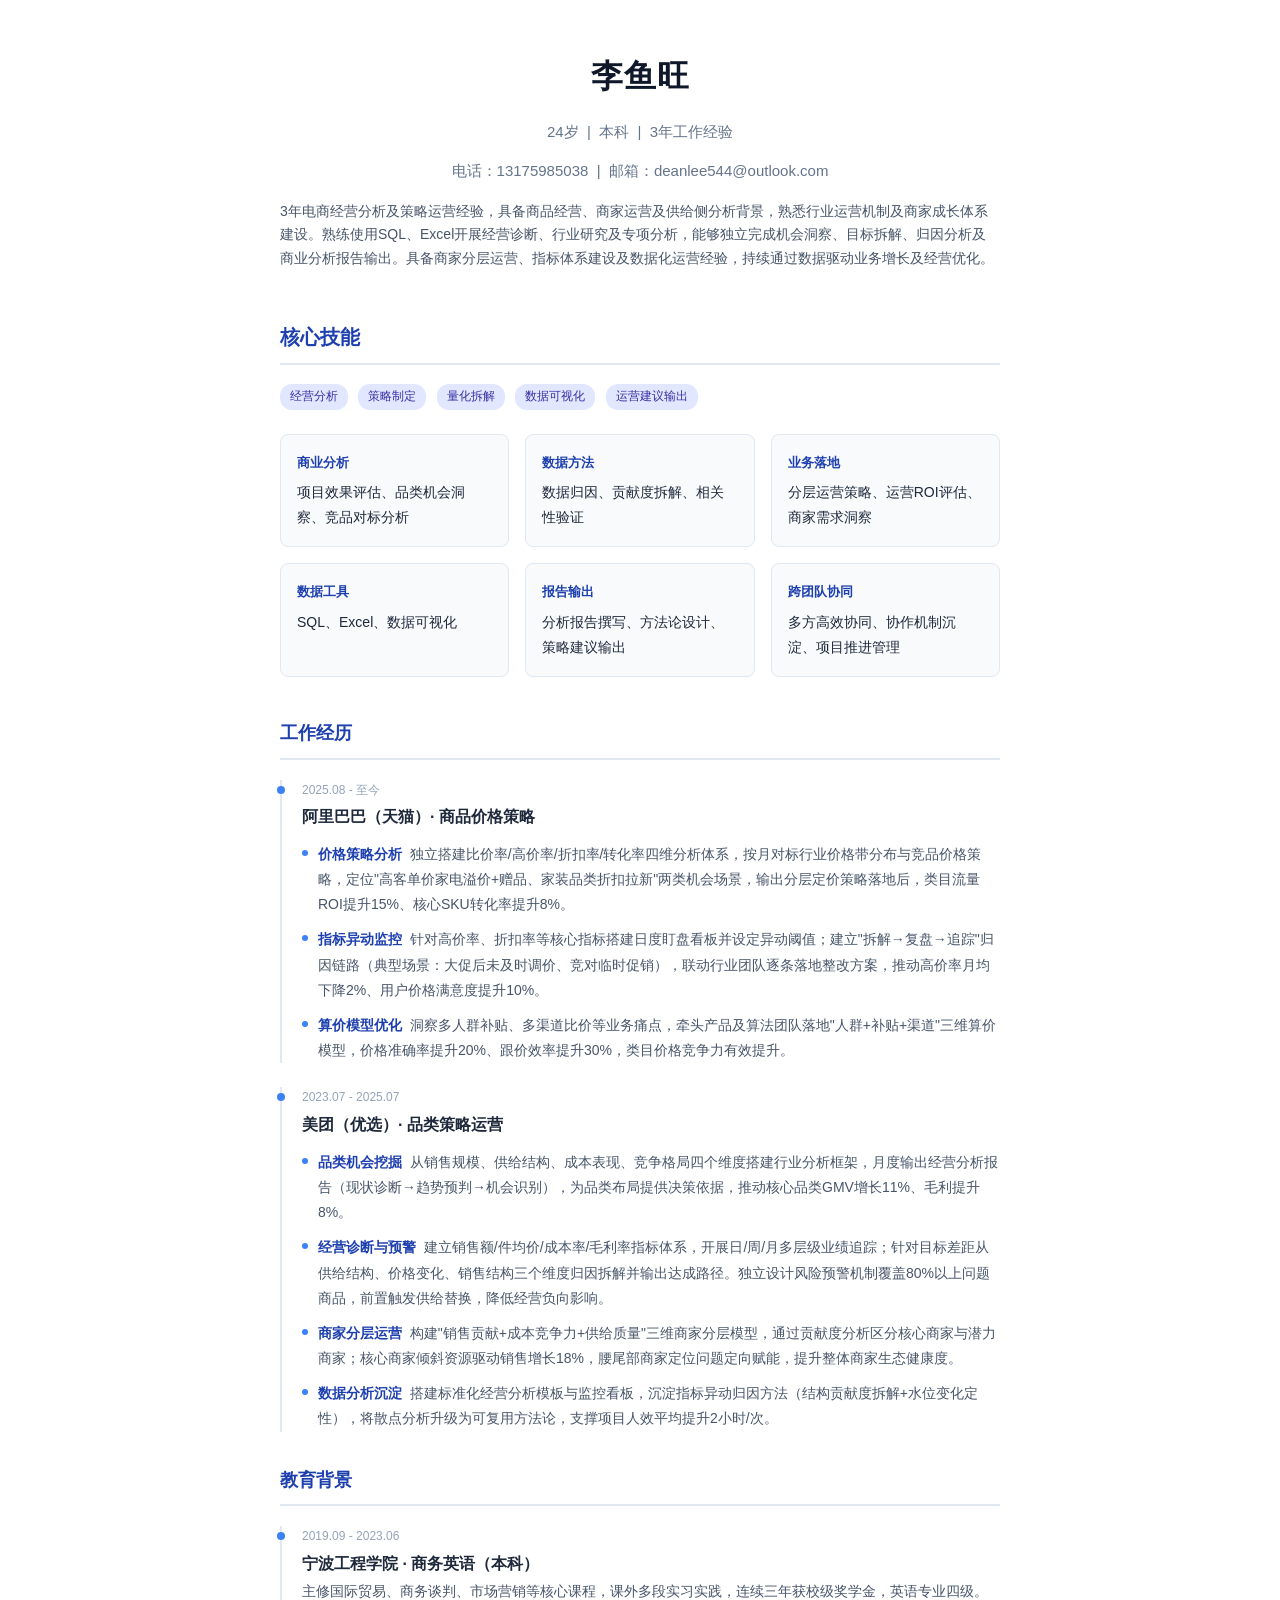
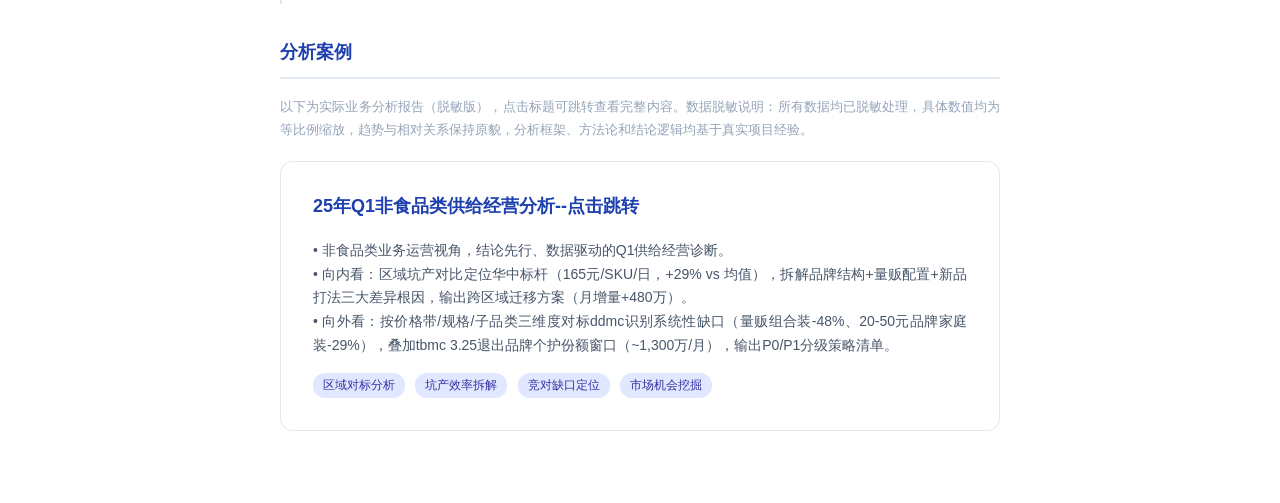
<file: index.html>
<!DOCTYPE html>
<html lang="zh-CN">
<head>
<meta charset="UTF-8">
<meta name="viewport" content="width=device-width, initial-scale=1.0">
<link rel="stylesheet" href="style.css">
<style>
  body { max-width: 800px; }
  .hero { text-align: center; margin-bottom: 48px; }
  .hero p { text-align: center; }
  .hero h1 { font-size: 32px; margin-bottom: 12px; }
  .hero p { color: #64748b; font-size: 15px; }
  .project-card {
    border: 1px solid #e2e8f0;
    border-radius: 12px;
    padding: 28px 32px;
    margin-bottom: 24px;
    transition: box-shadow 0.2s;
    background: #fff;
  }
  .project-card:hover {
    box-shadow: 0 4px 16px rgba(0,0,0,0.08);
  }
  .project-card h2 {
    margin-top: 0;
    border-bottom: none;
    padding-bottom: 0;
    font-size: 18px;
    color: #1e40af;
  }
  .project-card h2 a {
    color: #1e40af;
    text-decoration: none;
  }
  .project-card h2 a:hover {
    text-decoration: underline;
  }
  .project-num {
    font-size: 13px;
    color: #94a3b8;
    font-weight: 600;
    margin-bottom: 4px;
    letter-spacing: 1px;
  }
  .project-desc {
    color: #475569;
    font-size: 14px;
    line-height: 1.7;
    margin-bottom: 12px;
  }
  .project-tags {
    margin-top: 8px;
  }
  .capability {
    margin-top: 40px;
  }
  .capability-grid {
    display: grid;
    grid-template-columns: repeat(3, 1fr);
    gap: 16px;
    margin-top: 20px;
  }
  .cap-item {
    background: #f8fafc;
    border: 1px solid #e2e8f0;
    border-radius: 8px;
    padding: 16px;
    font-size: 14px;
  }
  .cap-item strong {
    display: block;
    font-size: 13px;
    color: #1e40af;
    margin-bottom: 6px;
  }
  .note {
    margin-top: 48px;
    padding: 20px 24px;
    background: #f8fafc;
    border-radius: 8px;
    font-size: 13px;
    color: #64748b;
    line-height: 1.7;
  }
</style>
</head>
<body>

<div class="hero">
  <h1>李鱼旺</h1>
  <p>24岁 &nbsp;|&nbsp; 本科 &nbsp;|&nbsp; 3年工作经验</p>
  <p>电话：13175985038 &nbsp;|&nbsp; 邮箱：deanlee544@outlook.com</p>
  <p style="margin-top:16px;color:#475569;font-size:14px;line-height:1.7;text-align:left;">
  3年电商经营分析及策略运营经验，具备商品经营、商家运营及供给侧分析背景，熟悉行业运营机制及商家成长体系建设。熟练使用SQL、Excel开展经营诊断、行业研究及专项分析，能够独立完成机会洞察、目标拆解、归因分析及商业分析报告输出。具备商家分层运营、指标体系建设及数据化运营经验，持续通过数据驱动业务增长及经营优化。
  </p>
</div>

<div class="capability">
  <h2 style="border-bottom:2px solid #e2e8f0;padding-bottom:8px;">核心技能</h2>
  <span class="method-tag">经营分析</span>
    <span class="method-tag">策略制定</span>
    <span class="method-tag">量化拆解</span>
    <span class="method-tag">数据可视化</span>
    <span class="method-tag">运营建议输出</span>
  <div class="capability-grid">
    <div class="cap-item">
      <strong>商业分析</strong>
      项目效果评估、品类机会洞察、竞品对标分析
    </div>
    <div class="cap-item">
      <strong>数据方法</strong>
      数据归因、贡献度拆解、相关性验证
    </div>
    <div class="cap-item">
      <strong>业务落地</strong>
      分层运营策略、运营ROI评估、商家需求洞察
    </div>
    <div class="cap-item">
      <strong>数据工具</strong>
      SQL、Excel、数据可视化
    </div>
    <div class="cap-item">
      <strong>报告输出</strong>
      分析报告撰写、方法论设计、策略建议输出
    </div>
    <div class="cap-item">
      <strong>跨团队协同</strong>
      多方高效协同、协作机制沉淀、项目推进管理
    </div>
  </div>
</div>

<div style="max-width:800px;margin:0 auto;">
  <h2 style="border-bottom:2px solid #e2e8f0;padding-bottom:8px;font-size:18px;color:#1e40af;">工作经历</h2>
  <div style="margin-top:20px;">
    <div style="border-left:2px solid #e2e8f0;padding-left:20px;margin-bottom:24px;position:relative;">
      <div style="position:absolute;left:-5px;top:6px;width:8px;height:8px;background:#3b82f6;border-radius:50%;"></div>
      <div style="font-size:12px;color:#94a3b8;">2025.08 - 至今</div>
      <div style="font-weight:600;color:#1e293b;margin:2px 0;">阿里巴巴（天猫）· 商品价格策略</div>
      <div style="margin-top:10px;">
        <div style="display:flex;align-items:flex-start;margin-bottom:10px;"><span style="display:inline-block;width:6px;height:6px;background:#3b82f6;border-radius:50%;margin-top:8px;margin-right:10px;flex-shrink:0;"></span><div style="font-size:14px;color:#475569;line-height:1.8;"><strong style="color:#1e40af;">价格策略分析</strong>&nbsp;&nbsp;独立搭建比价率/高价率/折扣率/转化率四维分析体系，按月对标行业价格带分布与竞品价格策略，定位"高客单价家电溢价+赠品、家装品类折扣拉新"两类机会场景，输出分层定价策略落地后，类目流量ROI提升15%、核心SKU转化率提升8%。</div></div>
        <div style="display:flex;align-items:flex-start;margin-bottom:10px;"><span style="display:inline-block;width:6px;height:6px;background:#3b82f6;border-radius:50%;margin-top:8px;margin-right:10px;flex-shrink:0;"></span><div style="font-size:14px;color:#475569;line-height:1.8;"><strong style="color:#1e40af;">指标异动监控</strong>&nbsp;&nbsp;针对高价率、折扣率等核心指标搭建日度盯盘看板并设定异动阈值；建立"拆解→复盘→追踪"归因链路（典型场景：大促后未及时调价、竞对临时促销），联动行业团队逐条落地整改方案，推动高价率月均下降2%、用户价格满意度提升10%。</div></div>
        <div style="display:flex;align-items:flex-start;margin-bottom:10px;"><span style="display:inline-block;width:6px;height:6px;background:#3b82f6;border-radius:50%;margin-top:8px;margin-right:10px;flex-shrink:0;"></span><div style="font-size:14px;color:#475569;line-height:1.8;"><strong style="color:#1e40af;">算价模型优化</strong>&nbsp;&nbsp;洞察多人群补贴、多渠道比价等业务痛点，牵头产品及算法团队落地"人群+补贴+渠道"三维算价模型，价格准确率提升20%、跟价效率提升30%，类目价格竞争力有效提升。</div></div>
      </div>
    </div>
    <div style="border-left:2px solid #e2e8f0;padding-left:20px;margin-bottom:24px;position:relative;">
      <div style="position:absolute;left:-5px;top:6px;width:8px;height:8px;background:#3b82f6;border-radius:50%;"></div>
      <div style="font-size:12px;color:#94a3b8;">2023.07 - 2025.07</div>
      <div style="font-weight:600;color:#1e293b;margin:2px 0;">美团（优选）· 品类策略运营</div>
      <div style="margin-top:10px;">
        <div style="display:flex;align-items:flex-start;margin-bottom:10px;"><span style="display:inline-block;width:6px;height:6px;background:#3b82f6;border-radius:50%;margin-top:8px;margin-right:10px;flex-shrink:0;"></span><div style="font-size:14px;color:#475569;line-height:1.8;"><strong style="color:#1e40af;">品类机会挖掘</strong>&nbsp;&nbsp;从销售规模、供给结构、成本表现、竞争格局四个维度搭建行业分析框架，月度输出经营分析报告（现状诊断→趋势预判→机会识别），为品类布局提供决策依据，推动核心品类GMV增长11%、毛利提升8%。</div></div>
        <div style="display:flex;align-items:flex-start;margin-bottom:10px;"><span style="display:inline-block;width:6px;height:6px;background:#3b82f6;border-radius:50%;margin-top:8px;margin-right:10px;flex-shrink:0;"></span><div style="font-size:14px;color:#475569;line-height:1.8;"><strong style="color:#1e40af;">经营诊断与预警</strong>&nbsp;&nbsp;建立销售额/件均价/成本率/毛利率指标体系，开展日/周/月多层级业绩追踪；针对目标差距从供给结构、价格变化、销售结构三个维度归因拆解并输出达成路径。独立设计风险预警机制覆盖80%以上问题商品，前置触发供给替换，降低经营负向影响。</div></div>
        <div style="display:flex;align-items:flex-start;margin-bottom:10px;"><span style="display:inline-block;width:6px;height:6px;background:#3b82f6;border-radius:50%;margin-top:8px;margin-right:10px;flex-shrink:0;"></span><div style="font-size:14px;color:#475569;line-height:1.8;"><strong style="color:#1e40af;">商家分层运营</strong>&nbsp;&nbsp;构建"销售贡献+成本竞争力+供给质量"三维商家分层模型，通过贡献度分析区分核心商家与潜力商家；核心商家倾斜资源驱动销售增长18%，腰尾部商家定位问题定向赋能，提升整体商家生态健康度。</div></div>
        <div style="display:flex;align-items:flex-start;margin-bottom:10px;"><span style="display:inline-block;width:6px;height:6px;background:#3b82f6;border-radius:50%;margin-top:8px;margin-right:10px;flex-shrink:0;"></span><div style="font-size:14px;color:#475569;line-height:1.8;"><strong style="color:#1e40af;">数据分析沉淀</strong>&nbsp;&nbsp;搭建标准化经营分析模板与监控看板，沉淀指标异动归因方法（结构贡献度拆解+水位变化定性），将散点分析升级为可复用方法论，支撑项目人效平均提升2小时/次。</div></div>
      </div>
    </div>
  </div>

  <h2 style="border-bottom:2px solid #e2e8f0;padding-bottom:8px;font-size:18px;color:#1e40af;margin-top:32px;">教育背景</h2>
  <div style="margin-top:20px;">
    <div style="border-left:2px solid #e2e8f0;padding-left:20px;margin-bottom:24px;position:relative;">
      <div style="position:absolute;left:-5px;top:6px;width:8px;height:8px;background:#3b82f6;border-radius:50%;"></div>
      <div style="font-size:12px;color:#94a3b8;">2019.09 - 2023.06</div>
      <div style="font-weight:600;color:#1e293b;margin:2px 0;">宁波工程学院 · 商务英语（本科）</div>
      <div style="font-size:14px;color:#475569;line-height:1.7;">主修国际贸易、商务谈判、市场营销等核心课程，课外多段实习实践，连续三年获校级奖学金，英语专业四级。</div>
    </div>
  </div>

  <h2 style="border-bottom:2px solid #e2e8f0;padding-bottom:8px;font-size:18px;color:#1e40af;margin-top:32px;">分析案例</h2>
  <p style="font-size:13px;color:#94a3b8;margin-top:12px;margin-bottom:20px;">以下为实际业务分析报告（脱敏版），点击标题可跳转查看完整内容。数据脱敏说明：所有数据均已脱敏处理，具体数值均为等比例缩放，趋势与相对关系保持原貌，分析框架、方法论和结论逻辑均基于真实项目经验。</p>

<div class="project-card">
  <h2><a href="04_非食品类机会点分析与运营策略.html">25年Q1非食品类供给经营分析--点击跳转</a></h2>
  <p class="project-desc">
    • 非食品类业务运营视角，结论先行、数据驱动的Q1供给经营诊断。<br>
    • 向内看：区域坑产对比定位华中标杆（165元/SKU/日，+29% vs 均值），拆解品牌结构+量贩配置+新品打法三大差异根因，输出跨区域迁移方案（月增量+480万）。<br>
    • 向外看：按价格带/规格/子品类三维度对标ddmc识别系统性缺口（量贩组合装-48%、20-50元品牌家庭装-29%），叠加tbmc 3.25退出品牌个护份额窗口（~1,300万/月），输出P0/P1分级策略清单。
  </p>
  <div class="project-tags">
    <span class="method-tag">区域对标分析</span>
    <span class="method-tag">坑产效率拆解</span>
    <span class="method-tag">竞对缺口定位</span>
    <span class="method-tag">市场机会挖掘</span>
  </div>
</div>
</body>
</html>
</file>
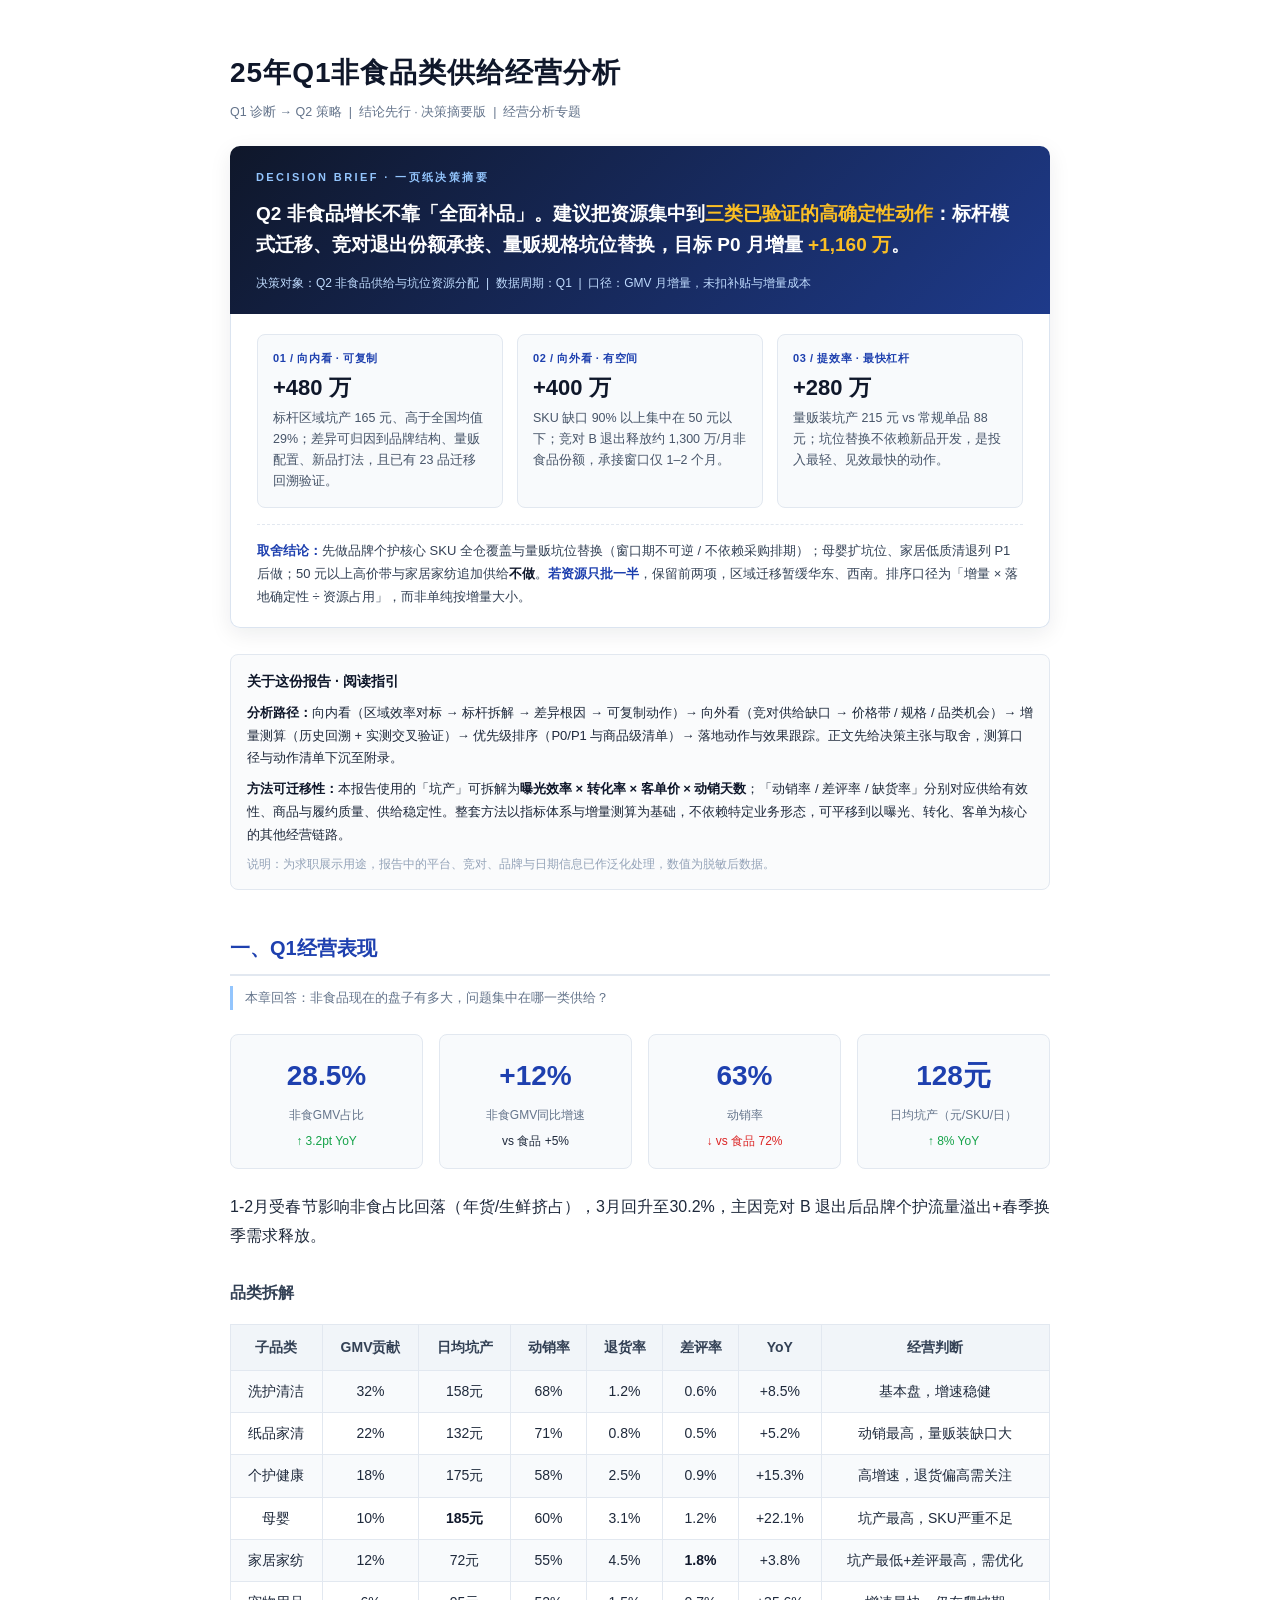
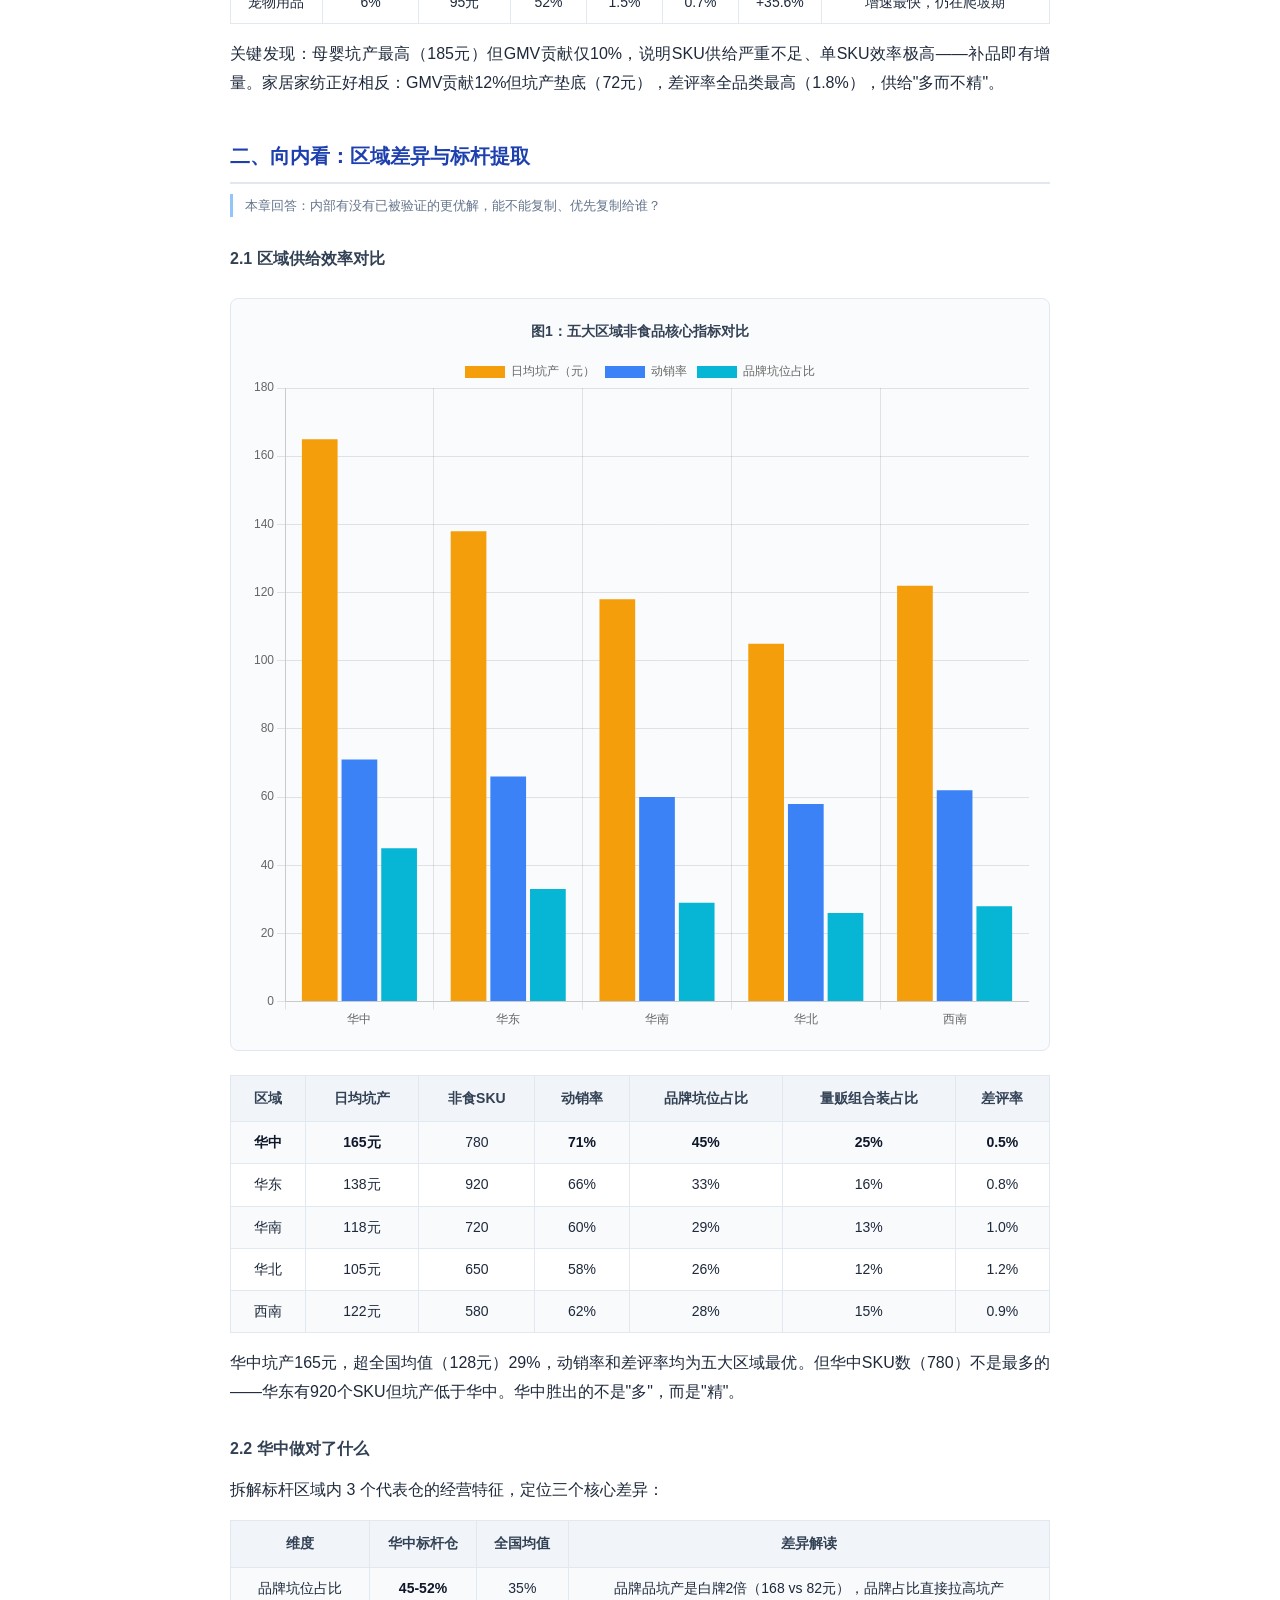
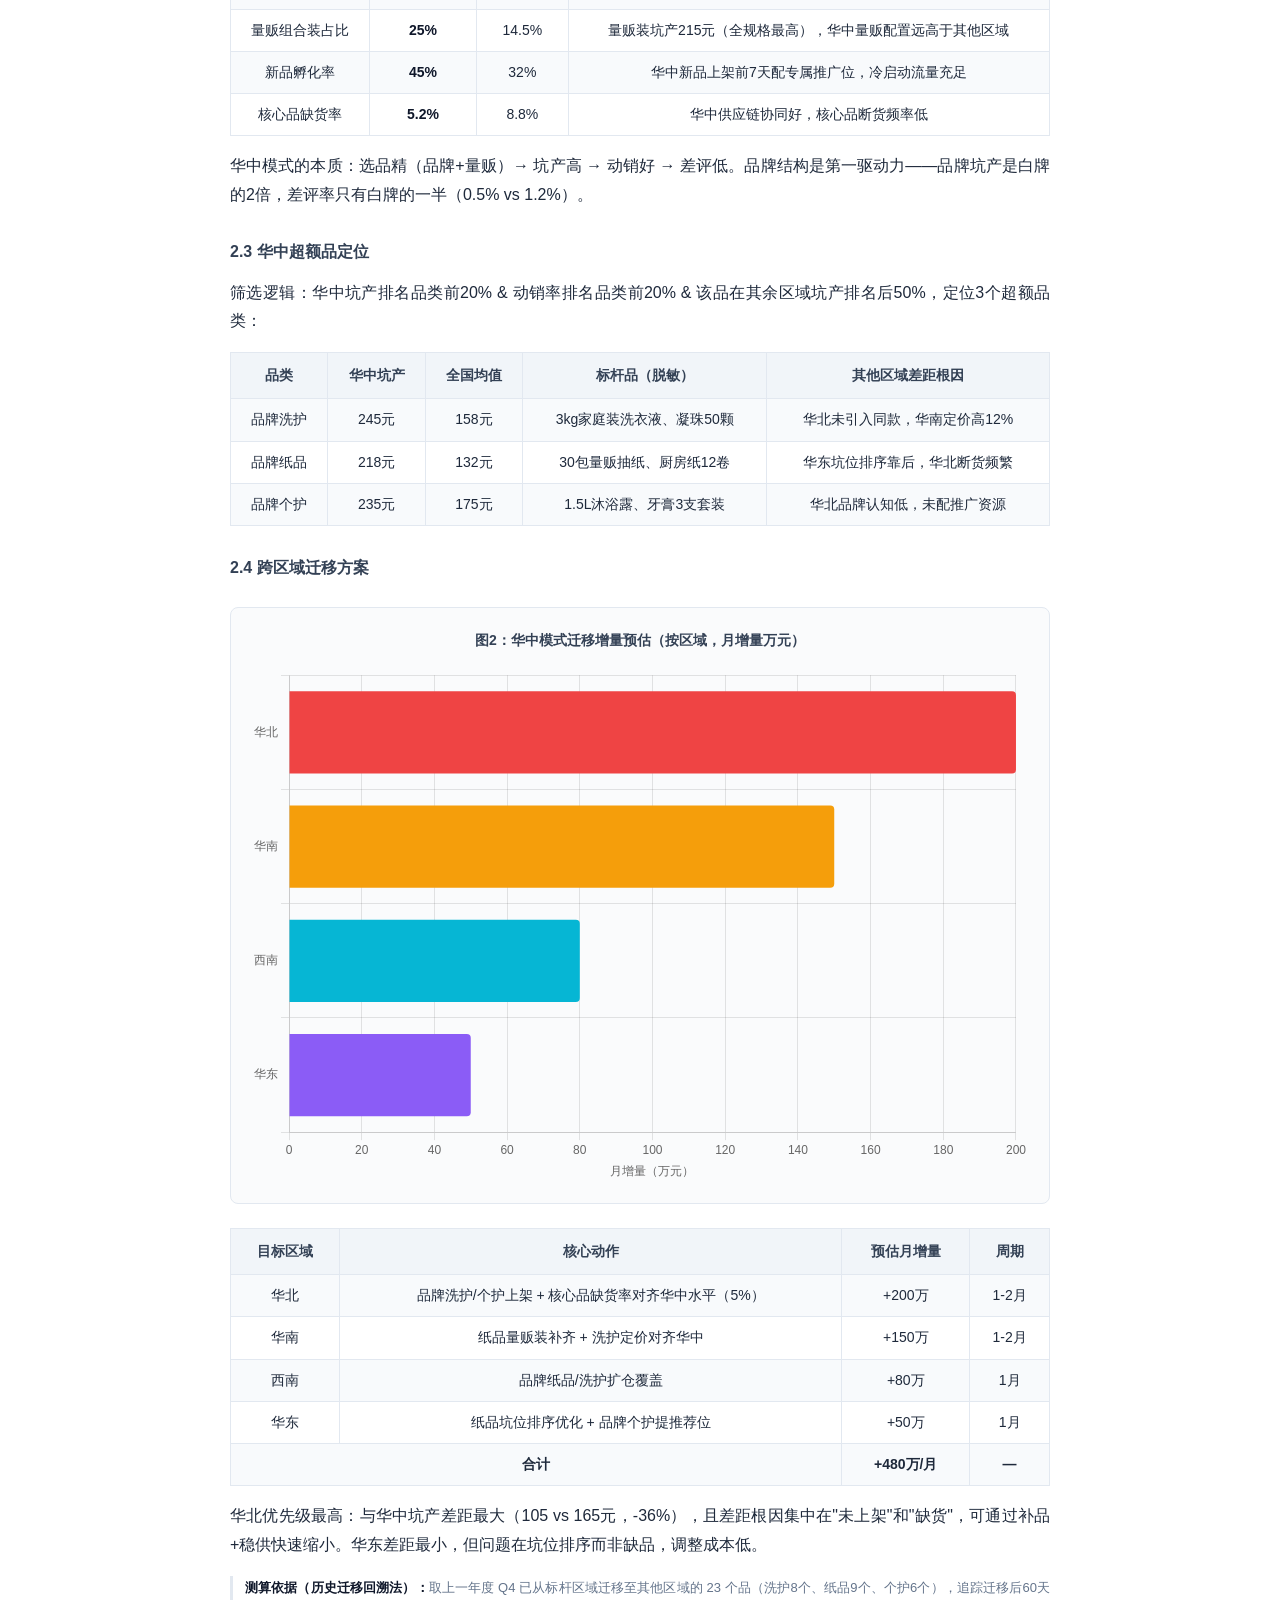
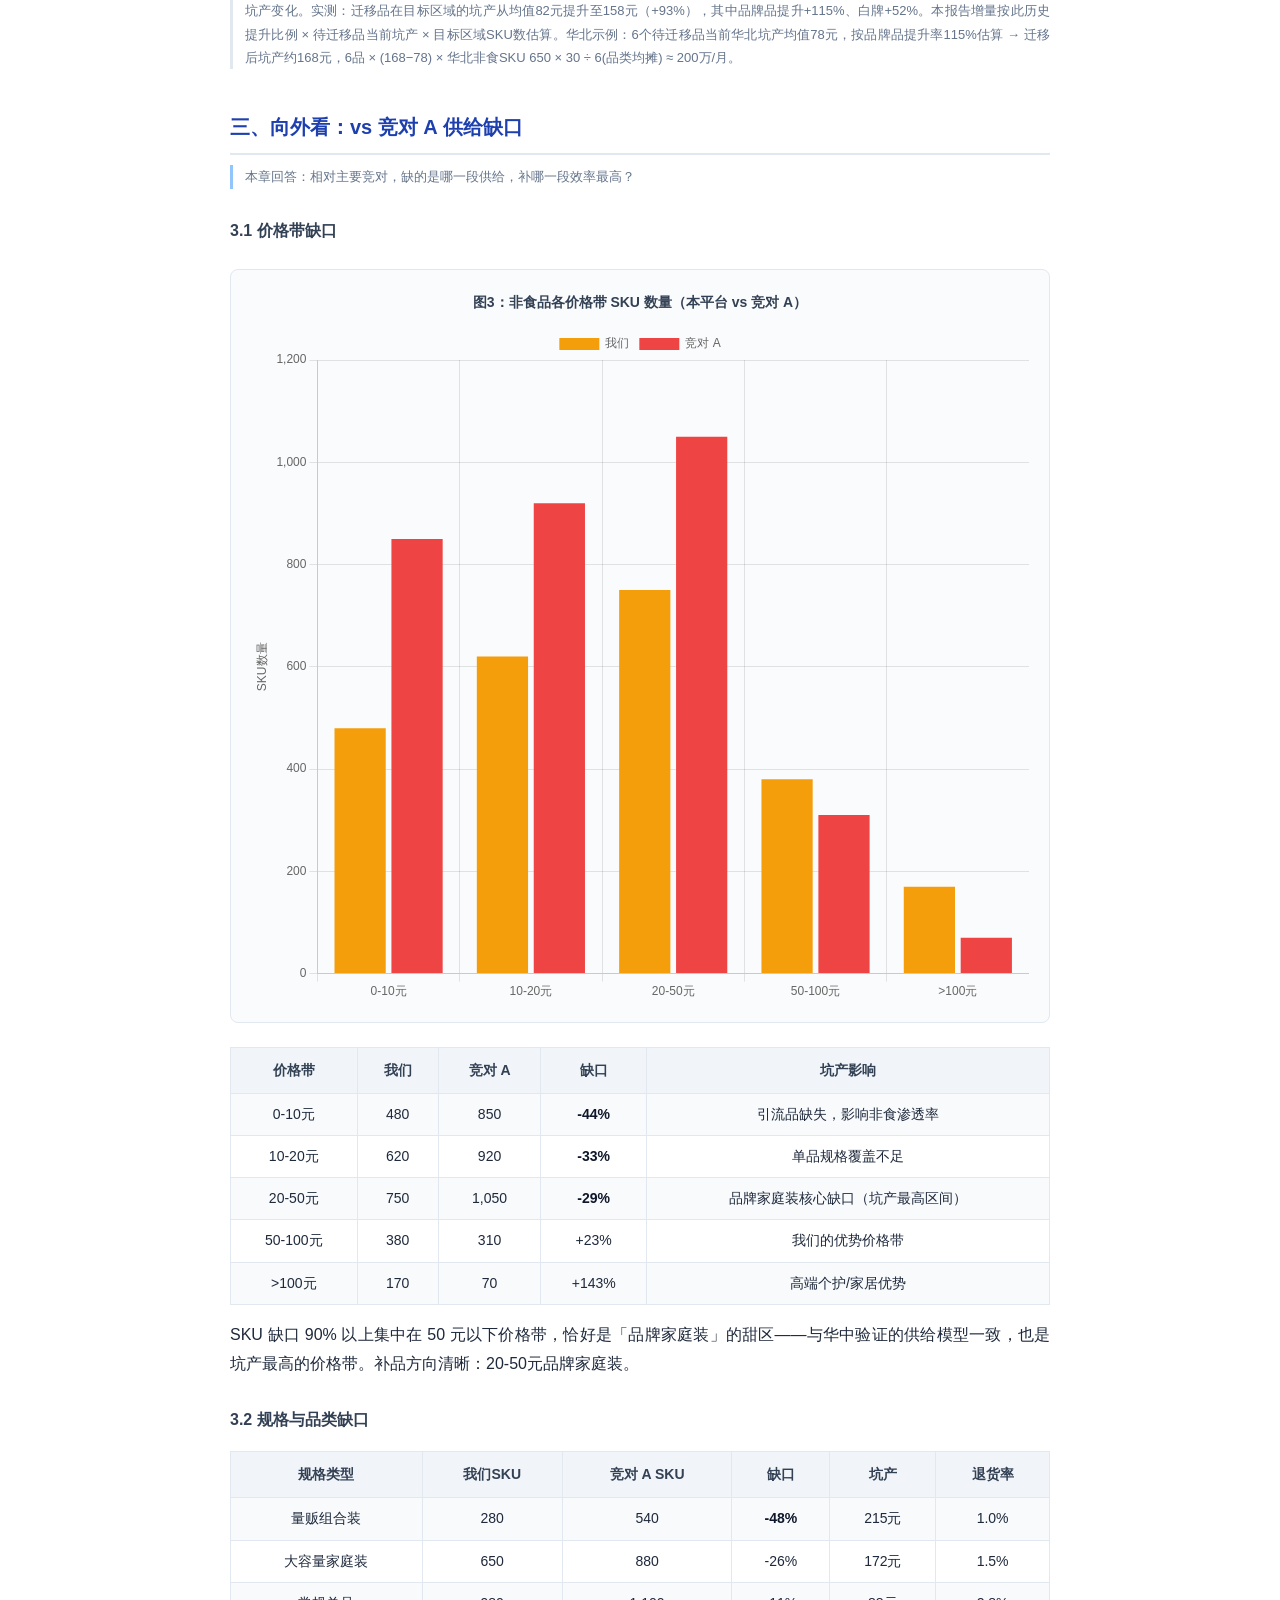
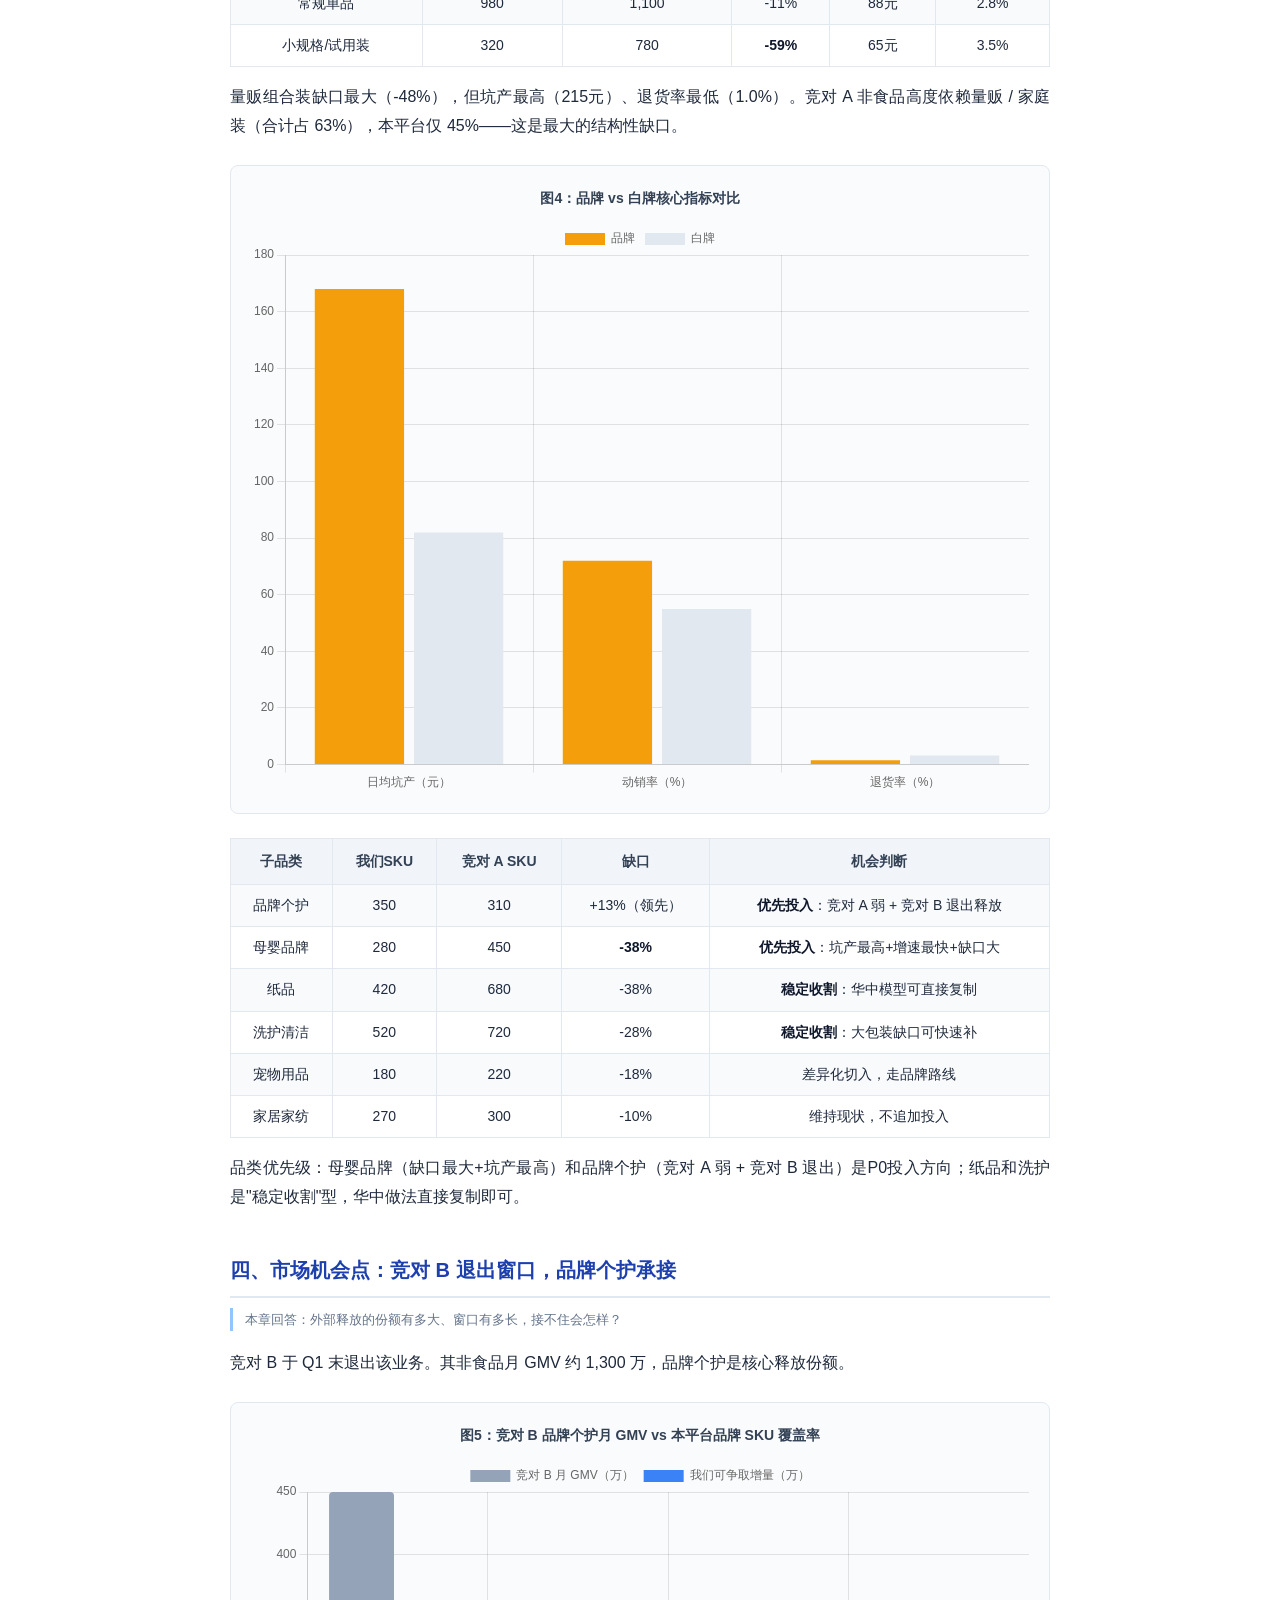
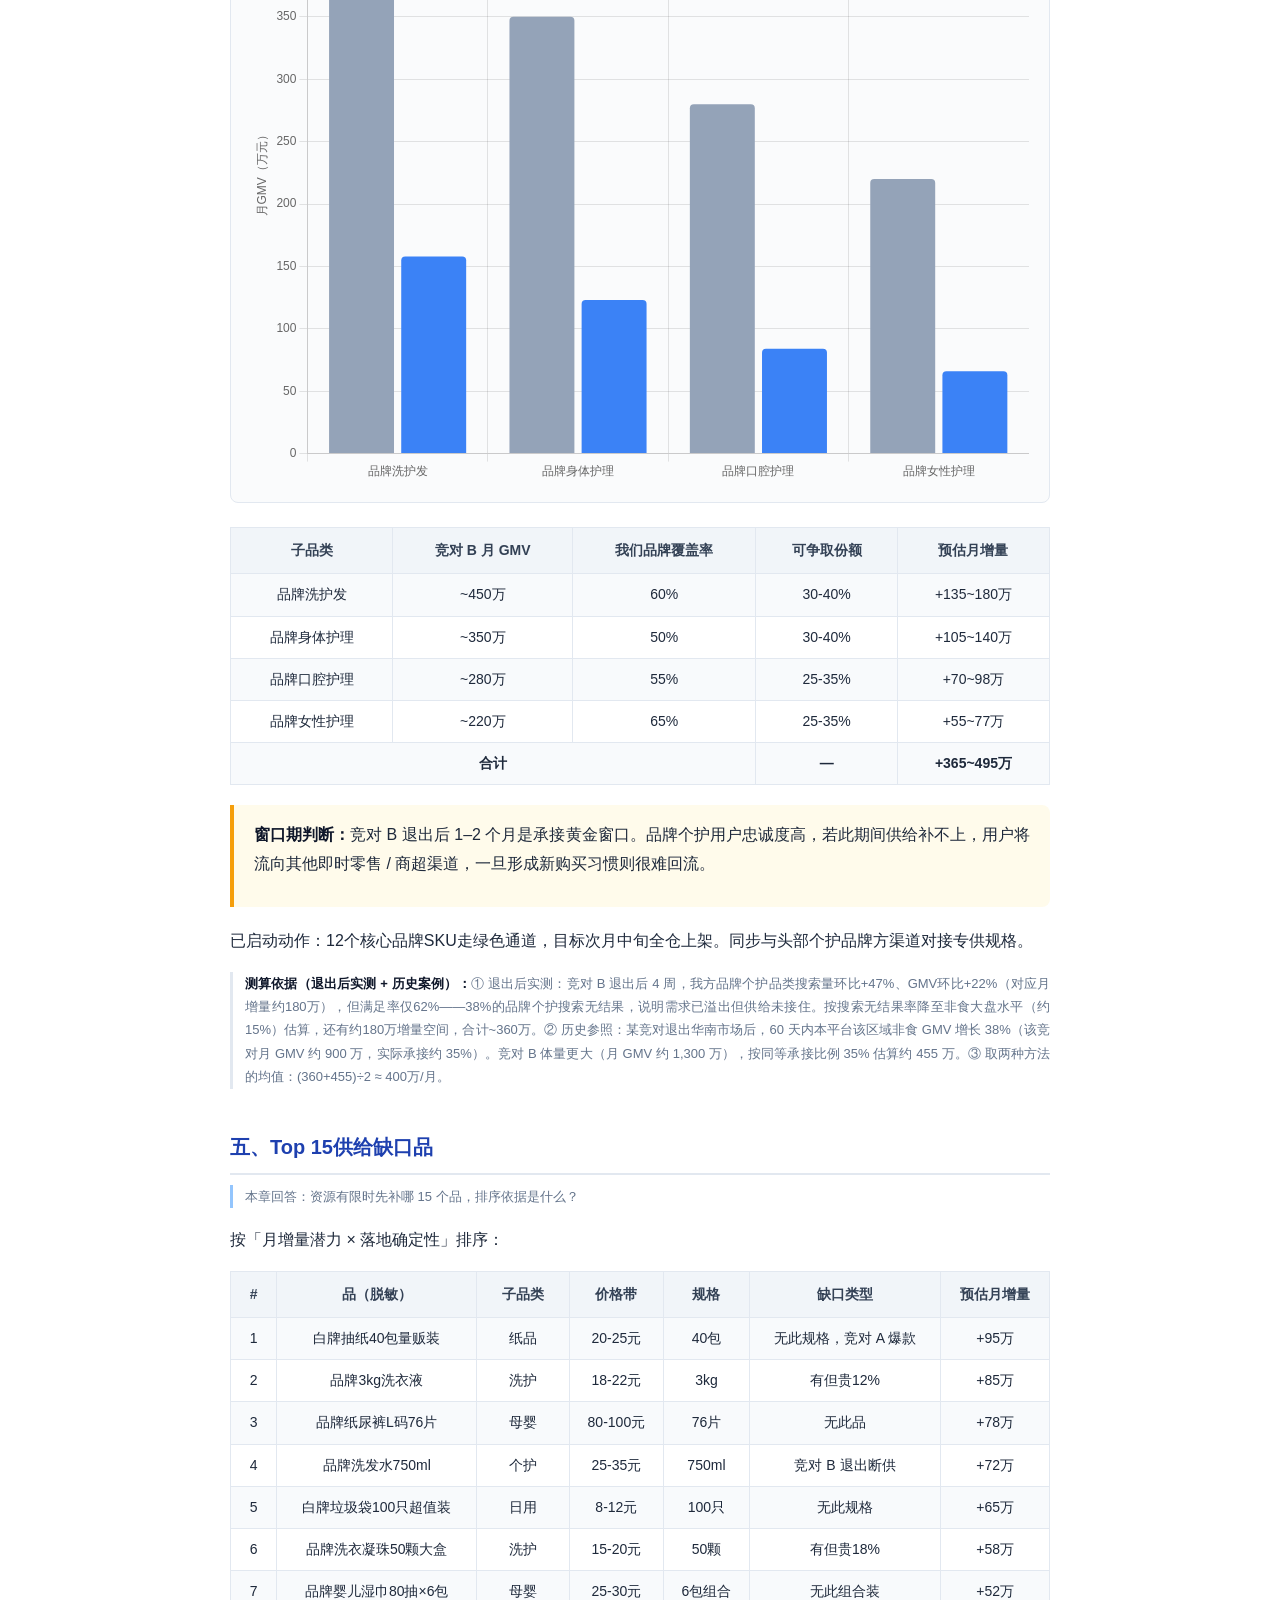
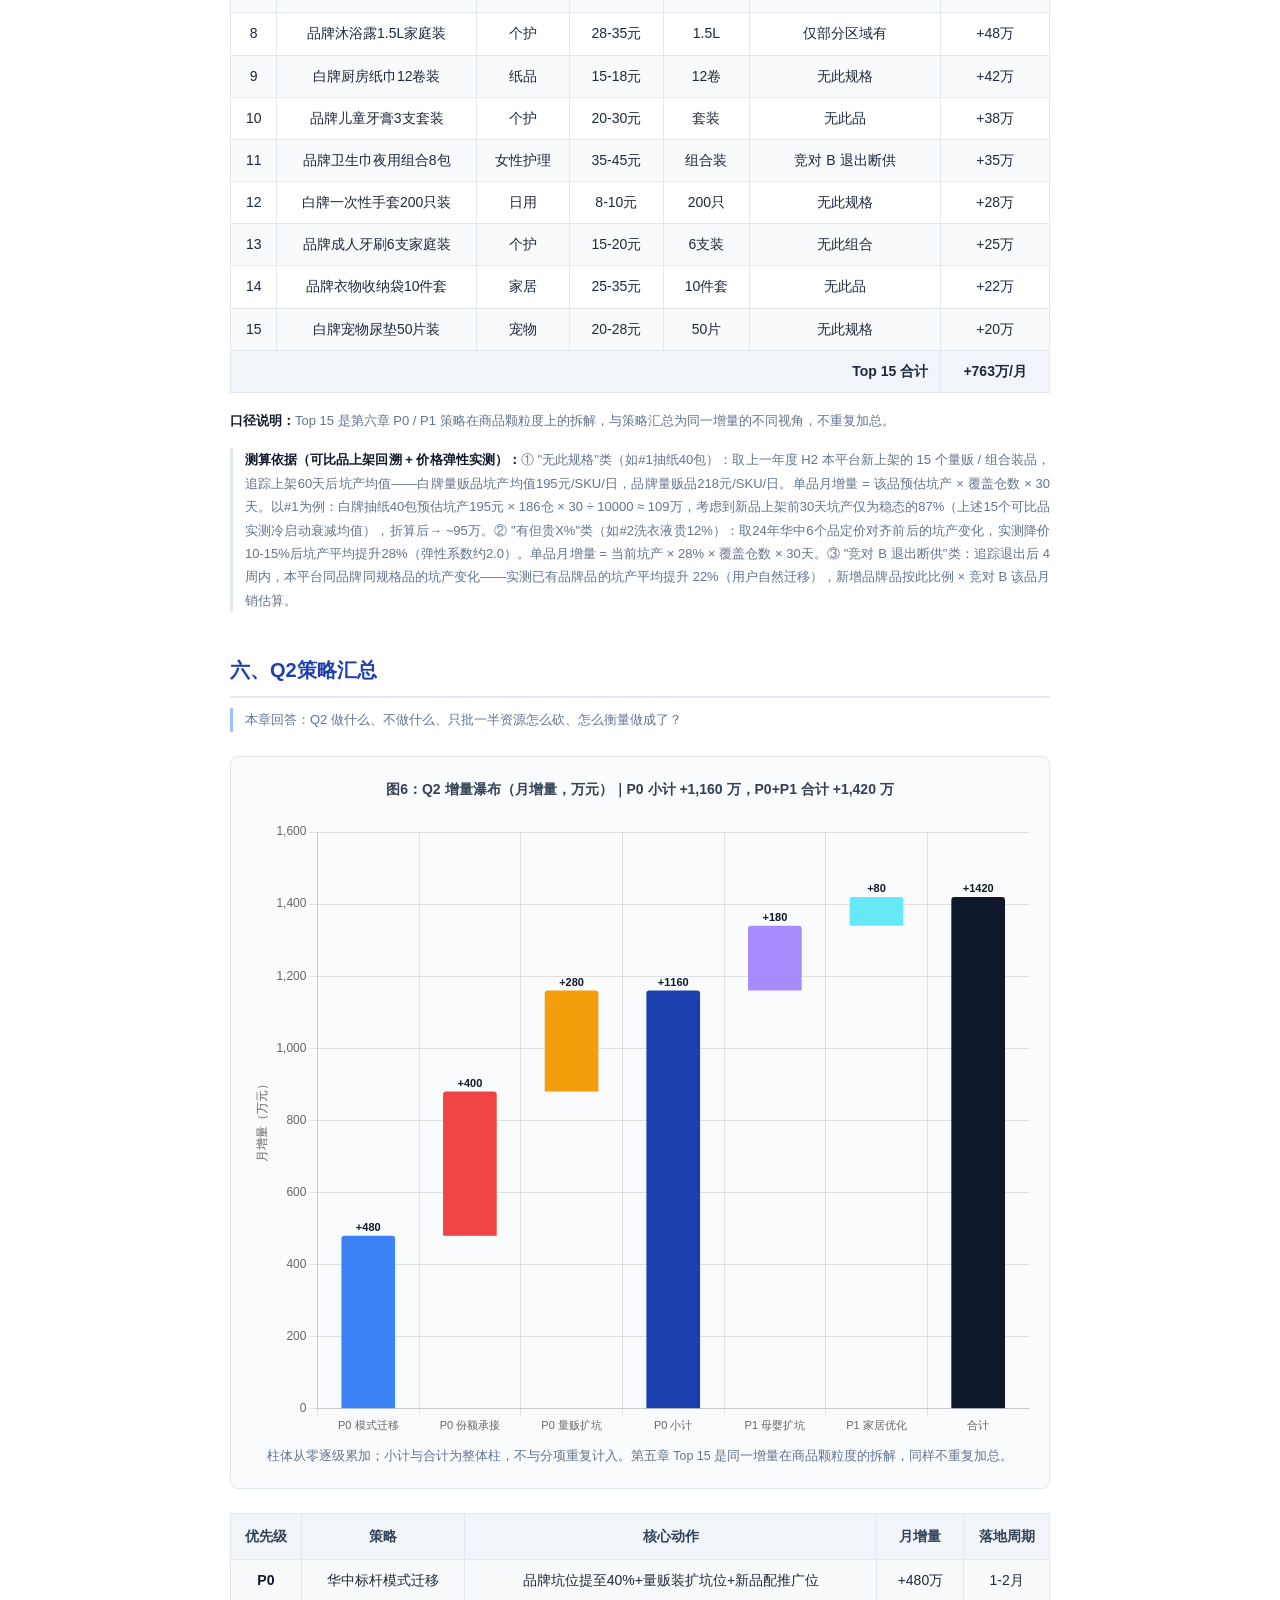
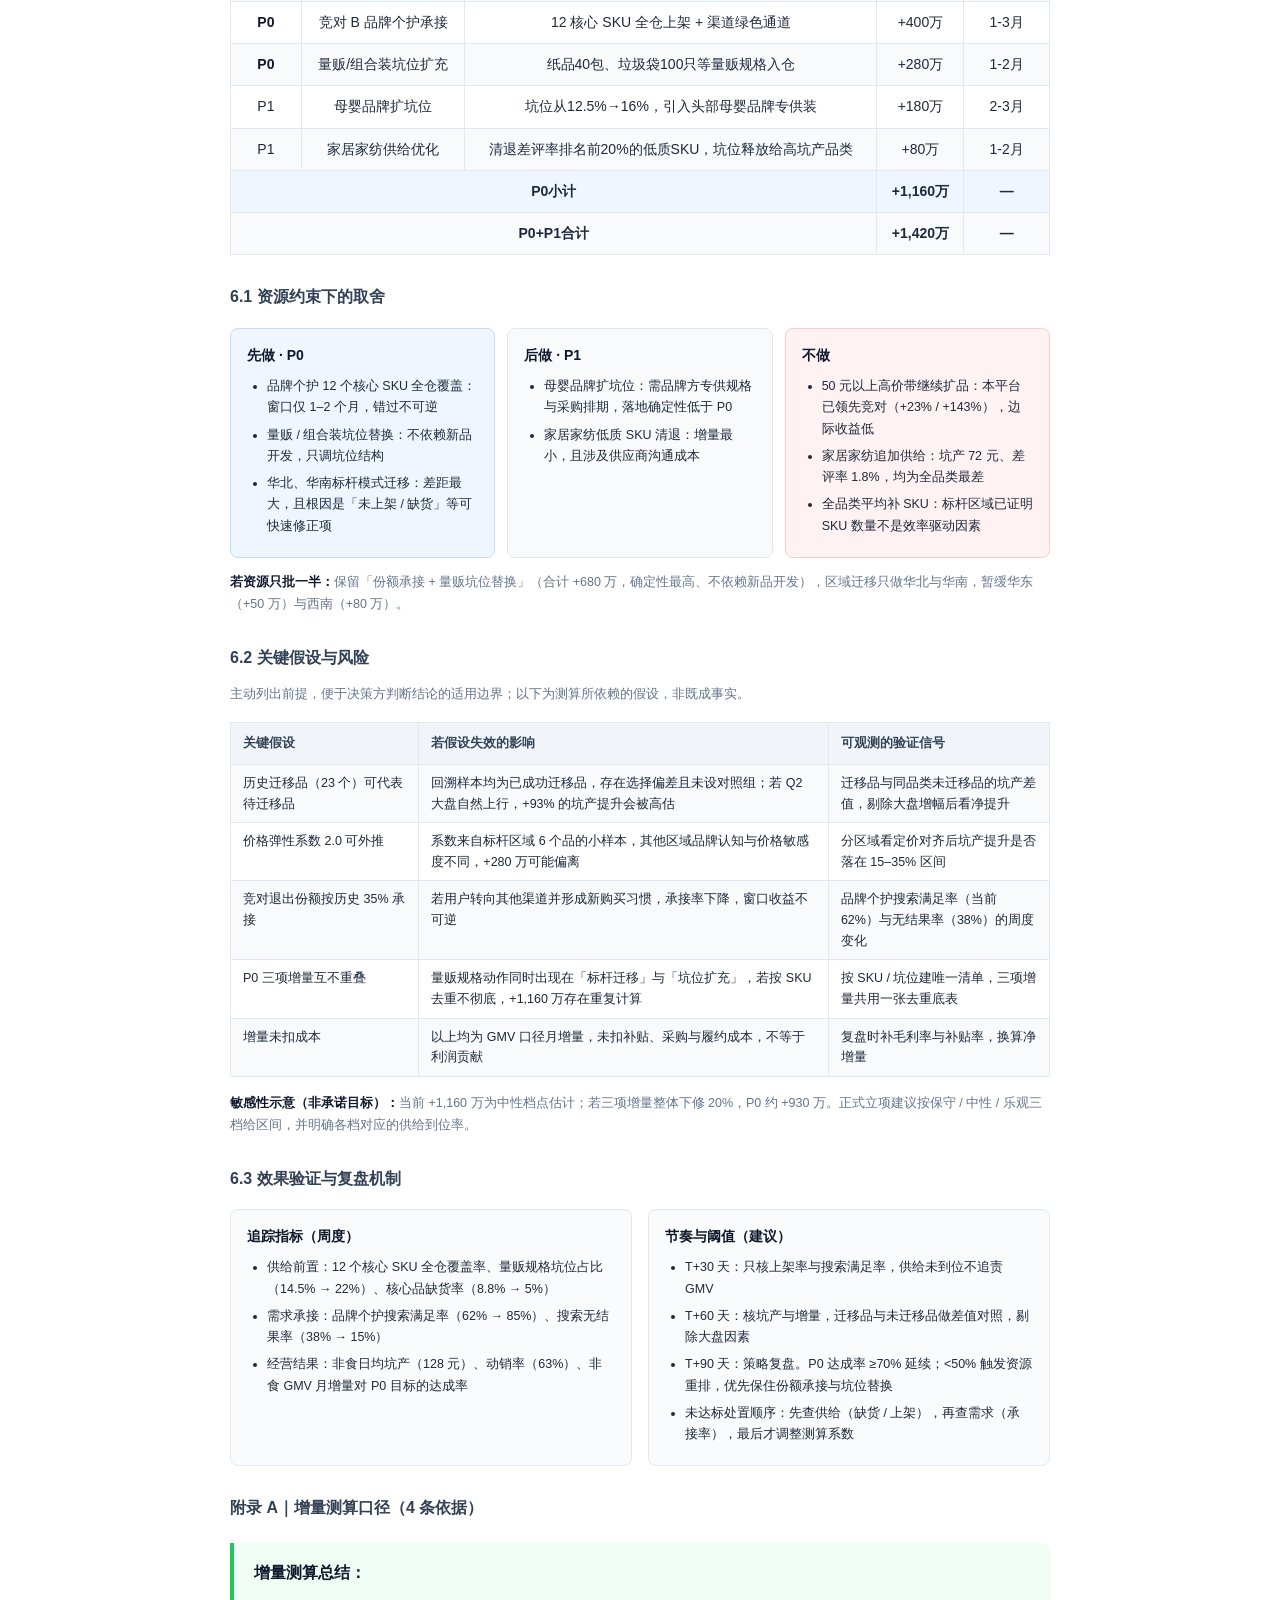
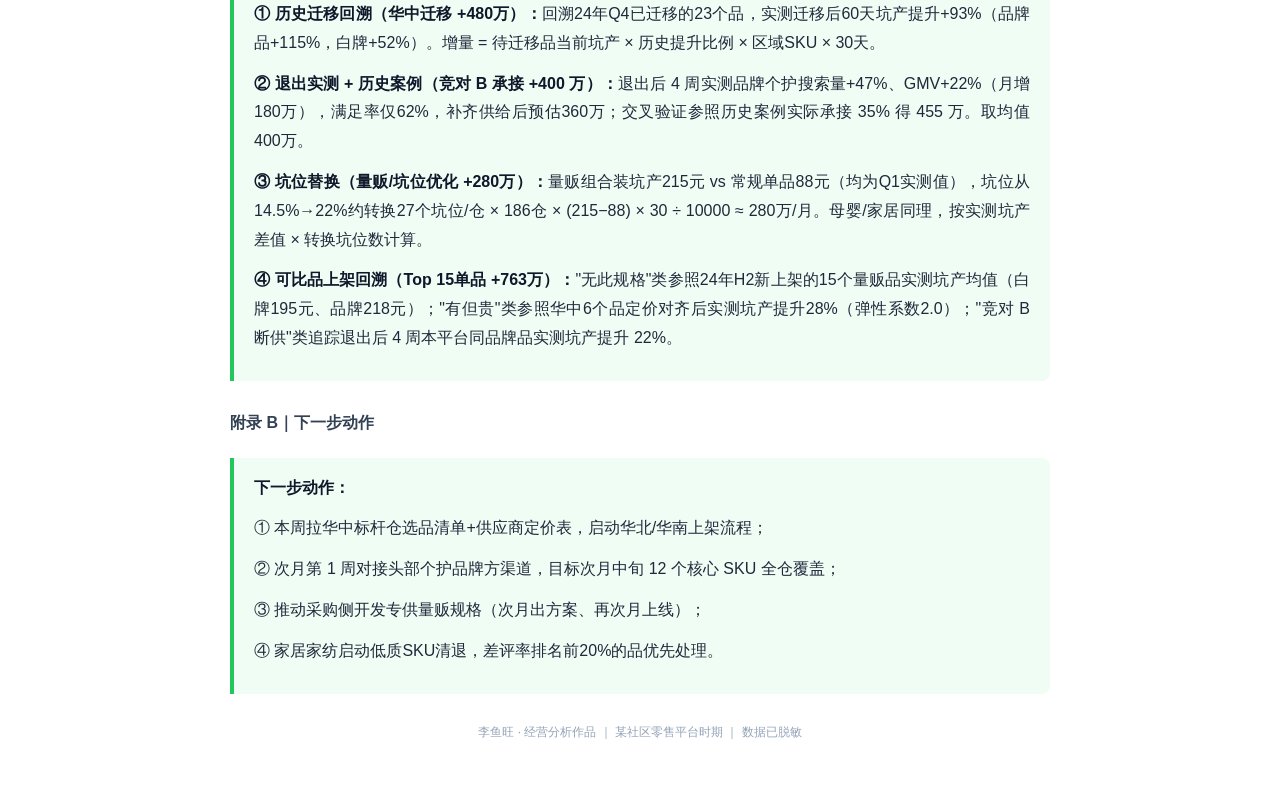
<file: 04_非食品类机会点分析与运营策略.html>
<!DOCTYPE html>
<html lang="zh-CN">
<head>
<meta charset="UTF-8">
<meta name="viewport" content="width=device-width, initial-scale=1.0">
<title>25年Q1非食品类供给经营分析</title>
<link rel="stylesheet" href="style.css">

<style>
.deck { margin: 22px 0 26px; border-radius: 10px; box-shadow: 0 6px 22px rgba(15,23,42,.08); }
.deck-head { background: linear-gradient(135deg,#0f172a 0%,#1e3a8a 100%); color:#fff; padding:22px 26px 20px; border-radius:10px 10px 0 0; }
.deck-kicker { font-size:11px; letter-spacing:2.4px; color:#93c5fd; font-weight:600; }
.deck-claim { font-size:19px; font-weight:700; line-height:1.65; margin-top:10px; }
.deck-claim em { color:#fbbf24; font-style:normal; }
.deck-meta { font-size:12px; color:#bfdbfe; margin-top:12px; }
.deck-body { border:1px solid #dbe4f0; border-top:none; border-radius:0 0 10px 10px; padding:20px 26px 18px; background:#fff; }
.deck-grid { display:grid; grid-template-columns:repeat(3,1fr); gap:14px; }
.deck-card { background:#f8fafc; border:1px solid #e2e8f0; border-radius:8px; padding:14px 15px; }
.deck-card .tag { font-size:11px; color:#1e40af; font-weight:700; letter-spacing:.6px; }
.deck-card .big { font-size:22px; font-weight:700; color:#0f172a; margin:6px 0 6px; line-height:1.2; }
.deck-card p { font-size:12.5px; color:#475569; text-align:left; margin:0; line-height:1.7; }
.deck-foot { margin-top:16px; padding-top:14px; border-top:1px dashed #e2e8f0; font-size:13px; color:#334155; line-height:1.8; text-align:left; }
.deck-foot b { color:#1e40af; }
.chapter-q { font-size:13px; color:#64748b; border-left:3px solid #93c5fd; padding:0 0 0 12px; margin:-6px 0 18px; text-align:left; }
.sub-line { font-size:12.5px; color:#64748b; line-height:1.75; text-align:left; margin:0 0 14px; }
.trade-grid { display:grid; grid-template-columns:repeat(3,1fr); gap:12px; margin:16px 0 14px; }
.trade-col { border:1px solid #e2e8f0; border-radius:8px; padding:14px 16px; }
.trade-col.now { background:#eff6ff; border-color:#bfdbfe; }
.trade-col.later { background:#f8fafc; }
.trade-col.stop { background:#fef2f2; border-color:#fecaca; }
.trade-col h4 { font-size:14px; color:#0f172a; margin-bottom:8px; }
.trade-col ul, .note-box ul { margin:0 0 0 4px; padding-left:16px; }
.trade-col li, .note-box li { margin-bottom:6px; font-size:12.5px; text-align:left; line-height:1.7; }
.two-col { display:grid; grid-template-columns:1fr 1fr; gap:16px; margin:16px 0 20px; }
.note-box { border:1px solid #e2e8f0; border-radius:8px; padding:14px 16px; background:#fafbfc; }
.note-box h4 { font-size:14px; color:#0f172a; margin-bottom:8px; }
.note-box p { text-align:left; font-size:13px; line-height:1.75; margin:0 0 8px; }
.risk-table th, .risk-table td { text-align:left; font-size:12.5px; line-height:1.65; vertical-align:top; }
@media (max-width:680px){ .deck-grid,.trade-grid,.two-col{grid-template-columns:1fr;} }
@media print {
  .deck-head { -webkit-print-color-adjust:exact; print-color-adjust:exact; }
  .deck,.trade-col,.note-box { box-shadow:none; }
  .chart-container,.deck,.trade-grid,.two-col { break-inside:avoid; }
}
</style>
<script>
/* Chart.js 4.4.1 (UMD) — 内联以保证 GitHub Pages 零外部依赖 */
!function(t,e){"object"==typeof exports&&"undefined"!=typeof module?module.exports=e():"function"==typeof define&&define.amd?define(e):(t="undefined"!=typeof globalThis?globalThis:t||self).Chart=e()}(this,function(){"use strict";var s=Object.freeze({__proto__:null,get Colors(){return dn},get Decimation(){return fn},get Filler(){return Dn},get Legend(){return Tn},get SubTitle(){return In},get Title(){return En},get Tooltip(){return Un}});function t(){}const F=(()=>{let t=0;return()=>t++})();function P(t){return null==t}function O(t){if(Array.isArray&&Array.isArray(t))return!0;const e=Object.prototype.toString.call(t);return"[object"===e.slice(0,7)&&"Array]"===e.slice(-6)}function A(t){return null!==t&&"[object Object]"===Object.prototype.toString.call(t)}function p(t){return("number"==typeof t||t instanceof Number)&&isFinite(+t)}function g(t,e){return p(t)?t:e}function T(t,e){return void 0===t?e:t}const V=(t,e)=>"string"==typeof t&&t.endsWith("%")?parseFloat(t)/100:+t/e,B=(t,e)=>"string"==typeof t&&t.endsWith("%")?parseFloat(t)/100*e:+t;function d(t,e,i){if(t&&"function"==typeof t.call)return t.apply(i,e)}function k(t,e,i,s){let a,n,o;if(O(t))if(n=t.length,s)for(a=n-1;0<=a;a--)e.call(i,t[a],a);else for(a=0;a<n;a++)e.call(i,t[a],a);else if(A(t))for(o=Object.keys(t),n=o.length,a=0;a<n;a++)e.call(i,t[o[a]],o[a])}function W(t,e){let i,s,a,n;if(!t||!e||t.length!==e.length)return!1;for(i=0,s=t.length;i<s;++i)if(a=t[i],n=e[i],a.datasetIndex!==n.datasetIndex||a.index!==n.index)return!1;return!0}function N(e){if(O(e))return e.map(N);if(A(e)){const i=Object.create(null),s=Object.keys(e),a=s.length;let t=0;for(;t<a;++t)i[s[t]]=N(e[s[t]]);return i}return e}function H(t){return-1===["__proto__","prototype","constructor"].indexOf(t)}function j(t,e,i,s){var a;H(t)&&(a=e[t],i=i[t],A(a)&&A(i)?Y(a,i,s):e[t]=N(i))}function Y(i,t,s){var a,e=O(t)?t:[t],n=e.length;if(!A(i))return i;const o=(s=s||{}).merger||j;for(let t=0;t<n;++t)if(A(a=e[t])){const O=Object.keys(a);for(let t=0,e=O.length;t<e;++t)o(O[t],i,a,s)}return i}function $(t,e){return Y(t,e,{merger:U})}function U(t,e,i){var s;H(t)&&(s=e[t],i=i[t],A(s)&&A(i)?$(s,i):Object.prototype.hasOwnProperty.call(e,t)||(e[t]=N(i)))}const X={"":t=>t,x:t=>t.x,y:t=>t.y};function q(t){const e=t.split("."),i=[];let s="";for(const t of e)s+=t,s=s.endsWith("\\")?s.slice(0,-1)+".":(i.push(s),"");return i}function m(t,e){const i=X[e]||(X[e]=function(){const i=q(e);return t=>{for(const e of i){if(""===e)break;t=t&&t[e]}return t}}());return i(t)}function K(t){return t.charAt(0).toUpperCase()+t.slice(1)}const G=t=>void 0!==t,u=t=>"function"==typeof t,Z=(t,e)=>{if(t.size!==e.size)return!1;for(const i of t)if(!e.has(i))return!1;return!0};function J(t){return"mouseup"===t.type||"click"===t.type||"contextmenu"===t.type}const S=Math.PI,_=2*S,Q=_+S,tt=Number.POSITIVE_INFINITY,et=S/180,D=S/2,it=S/4,st=2*S/3,r=Math.log10,y=Math.sign;function at(t,e,i){return Math.abs(t-e)<i}function nt(t){var e=Math.round(t),e=(t=at(t,e,t/1e3)?e:t,Math.pow(10,Math.floor(r(t)))),t=t/e;return(t<=1?1:t<=2?2:t<=5?5:10)*e}function ot(t){const e=[],i=Math.sqrt(t);let s;for(s=1;s<i;s++)t%s==0&&(e.push(s),e.push(t/s));return i===(0|i)&&e.push(i),e.sort((t,e)=>t-e).pop(),e}function rt(t){return!isNaN(parseFloat(t))&&isFinite(t)}function lt(t,e){var i=Math.round(t);return i-e<=t&&t<=i+e}function ht(t,e,i){let s,a,n;for(s=0,a=t.length;s<a;s++)n=t[s][i],isNaN(n)||(e.min=Math.min(e.min,n),e.max=Math.max(e.max,n))}function L(t){return t*(S/180)}function ct(t){return t*(180/S)}function dt(i){if(p(i)){let t=1,e=0;for(;Math.round(i*t)/t!==i;)t*=10,e++;return e}}function ut(t,e){var i=e.x-t.x,e=e.y-t.y,t=Math.sqrt(i*i+e*e);let s=Math.atan2(e,i);return s<-.5*S&&(s+=_),{angle:s,distance:t}}function gt(t,e){return Math.sqrt(Math.pow(e.x-t.x,2)+Math.pow(e.y-t.y,2))}function ft(t,e){return(t-e+Q)%_-S}function v(t){return(t%_+_)%_}function pt(t,e,i,s){var t=v(t),e=v(e),i=v(i),a=v(e-t),n=v(i-t),o=v(t-e),r=v(t-i);return t===e||t===i||s&&e===i||n<a&&o<r}function C(t,e,i){return Math.max(e,Math.min(i,t))}function mt(t){return C(t,-32768,32767)}function c(t,e,i,s=1e-6){return t>=Math.min(e,i)-s&&t<=Math.max(e,i)+s}function bt(e,i,t){t=t||(t=>e[t]<i);let s,a=e.length-1,n=0;for(;1<a-n;)t(s=n+a>>1)?n=s:a=s;return{lo:n,hi:a}}const f=(i,s,a,t)=>bt(i,a,t?t=>{var e=i[t][s];return e<a||e===a&&i[t+1][s]===a}:t=>i[t][s]<a),xt=(e,i,s)=>bt(e,s,t=>e[t][i]>=s);function vt(t,e,i){let s=0,a=t.length;for(;s<a&&t[s]<e;)s++;for(;a>s&&t[a-1]>i;)a--;return 0<s||a<t.length?t.slice(s,a):t}const _t=["push","pop","shift","splice","unshift"];function yt(a,t){a._chartjs?a._chartjs.listeners.push(t):(Object.defineProperty(a,"_chartjs",{configurable:!0,enumerable:!1,value:{listeners:[t]}}),_t.forEach(t=>{const i="_onData"+K(t),s=a[t];Object.defineProperty(a,t,{configurable:!0,enumerable:!1,value(...e){var t=s.apply(this,e);return a._chartjs.listeners.forEach(t=>{"function"==typeof t[i]&&t[i](...e)}),t}})}))}function Mt(e,t){var i=e._chartjs;if(i){const s=i.listeners,a=s.indexOf(t);-1!==a&&s.splice(a,1),0<s.length||(_t.forEach(t=>{delete e[t]}),delete e._chartjs)}}function wt(t){var e=new Set(t);return e.size===t.length?t:Array.from(e)}const kt="undefined"==typeof window?function(t){return t()}:window.requestAnimationFrame;function St(e,i){let s,a=!1;return function(...t){s=t,a||(a=!0,kt.call(window,()=>{a=!1,e.apply(i,s)}))}}function Pt(e,i){let s;return function(...t){return i?(clearTimeout(s),s=setTimeout(e,i,t)):e.apply(this,t),i}}const Dt=t=>"start"===t?"left":"end"===t?"right":"center",E=(t,e,i)=>"start"===t?e:"end"===t?i:(e+i)/2,Ct=(t,e,i,s)=>t===(s?"left":"right")?i:"center"===t?(e+i)/2:e;function Ot(t,e,i){var s=e.length;let a=0,n=s;if(t._sorted){const{iScale:o,_parsed:r}=t,l=o.axis,{min:h,max:c,minDefined:d,maxDefined:u}=o.getUserBounds();d&&(a=C(Math.min(f(r,l,h).lo,i?s:f(e,l,o.getPixelForValue(h)).lo),0,s-1)),n=u?C(Math.max(f(r,o.axis,c,!0).hi+1,i?0:f(e,l,o.getPixelForValue(c),!0).hi+1),a,s)-a:s-a}return{start:a,count:n}}function At(t){var{xScale:e,yScale:i,_scaleRanges:s}=t,a={xmin:e.min,xmax:e.max,ymin:i.min,ymax:i.max};if(!s)return t._scaleRanges=a,!0;t=s.xmin!==e.min||s.xmax!==e.max||s.ymin!==i.min||s.ymax!==i.max;return Object.assign(s,a),t}var l=new class{constructor(){this._request=null,this._charts=new Map,this._running=!1,this._lastDate=void 0}_notify(e,i,s,t){const a=i.listeners[t],n=i.duration;a.forEach(t=>t({chart:e,initial:i.initial,numSteps:n,currentStep:Math.min(s-i.start,n)}))}_refresh(){this._request||(this._running=!0,this._request=kt.call(window,()=>{this._update(),this._request=null,this._running&&this._refresh()}))}_update(o=Date.now()){let r=0;this._charts.forEach((s,a)=>{if(s.running&&s.items.length){const n=s.items;let t,e=n.length-1,i=!1;for(;0<=e;--e)(t=n[e])._active?(t._total>s.duration&&(s.duration=t._total),t.tick(o),i=!0):(n[e]=n[n.length-1],n.pop());i&&(a.draw(),this._notify(a,s,o,"progress")),n.length||(s.running=!1,this._notify(a,s,o,"complete"),s.initial=!1),r+=n.length}}),this._lastDate=o,0===r&&(this._running=!1)}_getAnims(t){const e=this._charts;let i=e.get(t);return i||(i={running:!1,initial:!0,items:[],listeners:{complete:[],progress:[]}},e.set(t,i)),i}listen(t,e,i){this._getAnims(t).listeners[e].push(i)}add(t,e){e&&e.length&&this._getAnims(t).items.push(...e)}has(t){return 0<this._getAnims(t).items.length}start(t){const e=this._charts.get(t);e&&(e.running=!0,e.start=Date.now(),e.duration=e.items.reduce((t,e)=>Math.max(t,e._duration),0),this._refresh())}running(t){if(!this._running)return!1;t=this._charts.get(t);return!!(t&&t.running&&t.items.length)}stop(e){const i=this._charts.get(e);if(i&&i.items.length){const s=i.items;let t=s.length-1;for(;0<=t;--t)s[t].cancel();i.items=[],this._notify(e,i,Date.now(),"complete")}}remove(t){return this._charts.delete(t)}};function Tt(t){return t+.5|0}const Lt=(t,e,i)=>Math.max(Math.min(t,i),e);function Et(t){return Lt(Tt(2.55*t),0,255)}function Rt(t){return Lt(Tt(255*t),0,255)}function o(t){return Lt(Tt(t/2.55)/100,0,1)}function It(t){return Lt(Tt(100*t),0,100)}const n={0:0,1:1,2:2,3:3,4:4,5:5,6:6,7:7,8:8,9:9,A:10,B:11,C:12,D:13,E:14,F:15,a:10,b:11,c:12,d:13,e:14,f:15},zt=[..."0123456789ABCDEF"],Ft=t=>zt[15&t],Vt=t=>zt[(240&t)>>4]+zt[15&t],Bt=t=>(240&t)>>4==(15&t);const Wt=/^(hsla?|hwb|hsv)\(\s*([-+.e\d]+)(?:deg)?[\s,]+([-+.e\d]+)%[\s,]+([-+.e\d]+)%(?:[\s,]+([-+.e\d]+)(%)?)?\s*\)$/;function Nt(i,t,s){const a=t*Math.min(s,1-s),e=(t,e=(t+i/30)%12)=>s-a*Math.max(Math.min(e-3,9-e,1),-1);return[e(0),e(8),e(4)]}function Ht(i,s,a){i=(t,e=(t+i/60)%6)=>a-a*s*Math.max(Math.min(e,4-e,1),0);return[i(5),i(3),i(1)]}function jt(t,e,i){const s=Nt(t,1,.5);let a;for(1<e+i&&(e*=a=1/(e+i),i*=a),a=0;a<3;a++)s[a]*=1-e-i,s[a]+=e;return s}function Yt(t){var e=t.r/255,i=t.g/255,t=t.b/255,s=Math.max(e,i,t),a=Math.min(e,i,t),n=(s+a)/2;let o,r,l;return s!==a&&(l=s-a,r=.5<n?l/(2-s-a):l/(s+a),o=60*(o=(a=i,i=t,(t=e)===s?(a-i)/l+(a<i?6:0):a===s?(i-t)/l+2:(t-a)/l+4))+.5),[0|o,r||0,n]}function $t(t,e,i,s){return(Array.isArray(e)?t(e[0],e[1],e[2]):t(e,i,s)).map(Rt)}function Ut(t,e,i){return $t(Nt,t,e,i)}function Xt(t){return(t%360+360)%360}const qt={x:"dark",Z:"light",Y:"re",X:"blu",W:"gr",V:"medium",U:"slate",A:"ee",T:"ol",S:"or",B:"ra",C:"lateg",D:"ights",R:"in",Q:"turquois",E:"hi",P:"ro",O:"al",N:"le",M:"de",L:"yello",F:"en",K:"ch",G:"arks",H:"ea",I:"ightg",J:"wh"},Kt={OiceXe:"f0f8ff",antiquewEte:"faebd7",aqua:"ffff",aquamarRe:"7fffd4",azuY:"f0ffff",beige:"f5f5dc",bisque:"ffe4c4",black:"0",blanKedOmond:"ffebcd",Xe:"ff",XeviTet:"8a2be2",bPwn:"a52a2a",burlywood:"deb887",caMtXe:"5f9ea0",KartYuse:"7fff00",KocTate:"d2691e",cSO:"ff7f50",cSnflowerXe:"6495ed",cSnsilk:"fff8dc",crimson:"dc143c",cyan:"ffff",xXe:"8b",xcyan:"8b8b",xgTMnPd:"b8860b",xWay:"a9a9a9",xgYF:"6400",xgYy:"a9a9a9",xkhaki:"bdb76b",xmagFta:"8b008b",xTivegYF:"556b2f",xSange:"ff8c00",xScEd:"9932cc",xYd:"8b0000",xsOmon:"e9967a",xsHgYF:"8fbc8f",xUXe:"483d8b",xUWay:"2f4f4f",xUgYy:"2f4f4f",xQe:"ced1",xviTet:"9400d3",dAppRk:"ff1493",dApskyXe:"bfff",dimWay:"696969",dimgYy:"696969",dodgerXe:"1e90ff",fiYbrick:"b22222",flSOwEte:"fffaf0",foYstWAn:"228b22",fuKsia:"ff00ff",gaRsbSo:"dcdcdc",ghostwEte:"f8f8ff",gTd:"ffd700",gTMnPd:"daa520",Way:"808080",gYF:"8000",gYFLw:"adff2f",gYy:"808080",honeyMw:"f0fff0",hotpRk:"ff69b4",RdianYd:"cd5c5c",Rdigo:"4b0082",ivSy:"fffff0",khaki:"f0e68c",lavFMr:"e6e6fa",lavFMrXsh:"fff0f5",lawngYF:"7cfc00",NmoncEffon:"fffacd",ZXe:"add8e6",ZcSO:"f08080",Zcyan:"e0ffff",ZgTMnPdLw:"fafad2",ZWay:"d3d3d3",ZgYF:"90ee90",ZgYy:"d3d3d3",ZpRk:"ffb6c1",ZsOmon:"ffa07a",ZsHgYF:"20b2aa",ZskyXe:"87cefa",ZUWay:"778899",ZUgYy:"778899",ZstAlXe:"b0c4de",ZLw:"ffffe0",lime:"ff00",limegYF:"32cd32",lRF:"faf0e6",magFta:"ff00ff",maPon:"800000",VaquamarRe:"66cdaa",VXe:"cd",VScEd:"ba55d3",VpurpN:"9370db",VsHgYF:"3cb371",VUXe:"7b68ee",VsprRggYF:"fa9a",VQe:"48d1cc",VviTetYd:"c71585",midnightXe:"191970",mRtcYam:"f5fffa",mistyPse:"ffe4e1",moccasR:"ffe4b5",navajowEte:"ffdead",navy:"80",Tdlace:"fdf5e6",Tive:"808000",TivedBb:"6b8e23",Sange:"ffa500",SangeYd:"ff4500",ScEd:"da70d6",pOegTMnPd:"eee8aa",pOegYF:"98fb98",pOeQe:"afeeee",pOeviTetYd:"db7093",papayawEp:"ffefd5",pHKpuff:"ffdab9",peru:"cd853f",pRk:"ffc0cb",plum:"dda0dd",powMrXe:"b0e0e6",purpN:"800080",YbeccapurpN:"663399",Yd:"ff0000",Psybrown:"bc8f8f",PyOXe:"4169e1",saddNbPwn:"8b4513",sOmon:"fa8072",sandybPwn:"f4a460",sHgYF:"2e8b57",sHshell:"fff5ee",siFna:"a0522d",silver:"c0c0c0",skyXe:"87ceeb",UXe:"6a5acd",UWay:"708090",UgYy:"708090",snow:"fffafa",sprRggYF:"ff7f",stAlXe:"4682b4",tan:"d2b48c",teO:"8080",tEstN:"d8bfd8",tomato:"ff6347",Qe:"40e0d0",viTet:"ee82ee",JHt:"f5deb3",wEte:"ffffff",wEtesmoke:"f5f5f5",Lw:"ffff00",LwgYF:"9acd32"};let Gt;const Zt=/^rgba?\(\s*([-+.\d]+)(%)?[\s,]+([-+.e\d]+)(%)?[\s,]+([-+.e\d]+)(%)?(?:[\s,/]+([-+.e\d]+)(%)?)?\s*\)$/,Jt=t=>t<=.0031308?12.92*t:1.055*Math.pow(t,1/2.4)-.055,Qt=t=>t<=.04045?t/12.92:Math.pow((t+.055)/1.055,2.4);function te(e,i,s){if(e){let t=Yt(e);t[i]=Math.max(0,Math.min(t[i]+t[i]*s,0===i?360:1)),t=Ut(t),e.r=t[0],e.g=t[1],e.b=t[2]}}function ee(t,e){return t&&Object.assign(e||{},t)}function ie(t){var e={r:0,g:0,b:0,a:255};return Array.isArray(t)?3<=t.length&&(e={r:t[0],g:t[1],b:t[2],a:255},3<t.length&&(e.a=Rt(t[3]))):(e=ee(t,{r:0,g:0,b:0,a:1})).a=Rt(e.a),e}function se(t){return("r"===t.charAt(0)?function(t){var e=Zt.exec(t);let i,s,a,n=255;if(e){if(e[7]!==i){const t=+e[7];n=e[8]?Et(t):Lt(255*t,0,255)}return i=+e[1],s=+e[3],a=+e[5],i=255&(e[2]?Et(i):Lt(i,0,255)),s=255&(e[4]?Et(s):Lt(s,0,255)),a=255&(e[6]?Et(a):Lt(a,0,255)),{r:i,g:s,b:a,a:n}}}:function(t){var e,i,s,t=Wt.exec(t);let a,n=255;if(t)return void 0!==t[5]&&(n=(t[6]?Et:Rt)(+t[5])),e=Xt(+t[2]),i=+t[3]/100,s=+t[4]/100,{r:(a="hwb"===t[1]?$t(jt,e,i,s):"hsv"===t[1]?$t(Ht,e,i,s):Ut(e,i,s))[0],g:a[1],b:a[2],a:n}})(t)}class ae{constructor(t){if(t instanceof ae)return t;var e,i,s=typeof t;let a;"object"==s?a=ie(t):"string"==s&&(i=(s=t).length,"#"===s[0]&&(4===i||5===i?e={r:255&17*n[s[1]],g:255&17*n[s[2]],b:255&17*n[s[3]],a:5===i?17*n[s[4]]:255}:7!==i&&9!==i||(e={r:n[s[1]]<<4|n[s[2]],g:n[s[3]]<<4|n[s[4]],b:n[s[5]]<<4|n[s[6]],a:9===i?n[s[7]]<<4|n[s[8]]:255})),a=e||(i=t,Gt||((Gt=function(){const t={},e=Object.keys(Kt),i=Object.keys(qt);let s,a,n,o,r;for(s=0;s<e.length;s++){for(o=r=e[s],a=0;a<i.length;a++)n=i[a],r=r.replace(n,qt[n]);n=parseInt(Kt[o],16),t[r]=[n>>16&255,n>>8&255,255&n]}return t}()).transparent=[0,0,0,0]),(i=Gt[i.toLowerCase()])&&{r:i[0],g:i[1],b:i[2],a:4===i.length?i[3]:255})||se(t)),this._rgb=a,this._valid=!!a}get valid(){return this._valid}get rgb(){var t=ee(this._rgb);return t&&(t.a=o(t.a)),t}set rgb(t){this._rgb=ie(t)}rgbString(){return this._valid?(t=this._rgb)&&(t.a<255?`rgba(${t.r}, ${t.g}, ${t.b}, ${o(t.a)})`:`rgb(${t.r}, ${t.g}, ${t.b})`):void 0;var t}hexString(){return this._valid?(t=this._rgb,e=t,e=Bt(e.r)&&Bt(e.g)&&Bt(e.b)&&Bt(e.a)?Ft:Vt,t?"#"+e(t.r)+e(t.g)+e(t.b)+((t=t.a)<255?e(t):""):void 0):void 0;var t,e}hslString(){if(this._valid){var t,e,i,s=this._rgb;if(s)return i=Yt(s),t=i[0],e=It(i[1]),i=It(i[2]),s.a<255?`hsla(${t}, ${e}%, ${i}%, ${o(s.a)})`:`hsl(${t}, ${e}%, ${i}%)`}}mix(t,e){if(t){const s=this.rgb,a=t.rgb;var t=void 0===e?.5:e,e=2*t-1,i=s.a-a.a,e=(1+(e*i==-1?e:(e+i)/(1+e*i)))/2,i=1-e;s.r=255&e*s.r+i*a.r+.5,s.g=255&e*s.g+i*a.g+.5,s.b=255&e*s.b+i*a.b+.5,s.a=t*s.a+(1-t)*a.a,this.rgb=s}return this}interpolate(t,e){return t&&(this._rgb=(i=this._rgb,t=t._rgb,e=e,s=Qt(o(i.r)),a=Qt(o(i.g)),n=Qt(o(i.b)),{r:Rt(Jt(s+e*(Qt(o(t.r))-s))),g:Rt(Jt(a+e*(Qt(o(t.g))-a))),b:Rt(Jt(n+e*(Qt(o(t.b))-n))),a:i.a+e*(t.a-i.a)})),this;var i,s,a,n}clone(){return new ae(this.rgb)}alpha(t){return this._rgb.a=Rt(t),this}clearer(t){return this._rgb.a*=1-t,this}greyscale(){const t=this._rgb,e=Tt(.3*t.r+.59*t.g+.11*t.b);return t.r=t.g=t.b=e,this}opaquer(t){return this._rgb.a*=1+t,this}negate(){const t=this._rgb;return t.r=255-t.r,t.g=255-t.g,t.b=255-t.b,this}lighten(t){return te(this._rgb,2,t),this}darken(t){return te(this._rgb,2,-t),this}saturate(t){return te(this._rgb,1,t),this}desaturate(t){return te(this._rgb,1,-t),this}rotate(t){return e=this._rgb,t=t,(i=Yt(e))[0]=Xt(i[0]+t),i=Ut(i),e.r=i[0],e.g=i[1],e.b=i[2],this;var e,i}}function ne(t){return!(!t||"object"!=typeof t)&&("[object CanvasPattern]"===(t=t.toString())||"[object CanvasGradient]"===t)}function oe(t){return ne(t)?t:new ae(t)}function re(t){return ne(t)?t:new ae(t).saturate(.5).darken(.1).hexString()}const le=["x","y","borderWidth","radius","tension"],he=["color","borderColor","backgroundColor"],ce=new Map;function de(t,e,a){return function(t,e){e=a||{};var i=t+JSON.stringify(e);let s=ce.get(i);return s||(s=new Intl.NumberFormat(t,e),ce.set(i,s)),s}(e).format(t)}const ue={values:t=>O(t)?t:""+t,numeric(t,e,i){if(0===t)return"0";var s=this.chart.options.locale;let a,n=t;if(1<i.length){const e=Math.max(Math.abs(i[0].value),Math.abs(i[i.length-1].value));(e<1e-4||1e15<e)&&(a="scientific"),n=function(t){let e=3<i.length?i[2].value-i[1].value:i[1].value-i[0].value;return e=1<=Math.abs(e)&&t!==Math.floor(t)?t-Math.floor(t):e}(t)}var o=r(Math.abs(n)),o=isNaN(o)?1:Math.max(Math.min(-1*Math.floor(o),20),0),o={notation:a,minimumFractionDigits:o,maximumFractionDigits:o};return Object.assign(o,this.options.ticks.format),de(t,s,o)},logarithmic(t,e,i){if(0===t)return"0";var s=i[e].significand||t/Math.pow(10,Math.floor(r(t)));return[1,2,3,5,10,15].includes(s)||e>.8*i.length?ue.numeric.call(this,t,e,i):""}};var ge={formatters:ue};const fe=Object.create(null),pe=Object.create(null);function me(i,t){if(!t)return i;var s=t.split(".");for(let t=0,e=s.length;t<e;++t){var a=s[t];i=i[a]||(i[a]=Object.create(null))}return i}function be(t,e,i){return"string"==typeof e?Y(me(t,e),i):Y(me(t,""),e)}var R=new class{constructor(t,e){this.animation=void 0,this.backgroundColor="rgba(0,0,0,0.1)",this.borderColor="rgba(0,0,0,0.1)",this.color="#666",this.datasets={},this.devicePixelRatio=t=>t.chart.platform.getDevicePixelRatio(),this.elements={},this.events=["mousemove","mouseout","click","touchstart","touchmove"],this.font={family:"'Helvetica Neue', 'Helvetica', 'Arial', sans-serif",size:12,style:"normal",lineHeight:1.2,weight:null},this.hover={},this.hoverBackgroundColor=(t,e)=>re(e.backgroundColor),this.hoverBorderColor=(t,e)=>re(e.borderColor),this.hoverColor=(t,e)=>re(e.color),this.indexAxis="x",this.interaction={mode:"nearest",intersect:!0,includeInvisible:!1},this.maintainAspectRatio=!0,this.onHover=null,this.onClick=null,this.parsing=!0,this.plugins={},this.responsive=!0,this.scale=void 0,this.scales={},this.showLine=!0,this.drawActiveElementsOnTop=!0,this.describe(t),this.apply(e)}set(t,e){return be(this,t,e)}get(t){return me(this,t)}describe(t,e){return be(pe,t,e)}override(t,e){return be(fe,t,e)}route(t,e,i,s){const a=me(this,t),n=me(this,i),o="_"+e;Object.defineProperties(a,{[o]:{value:a[e],writable:!0},[e]:{enumerable:!0,get(){var t=this[o],e=n[s];return A(t)?Object.assign({},e,t):T(t,e)},set(t){this[o]=t}}})}apply(t){t.forEach(t=>t(this))}}({_scriptable:t=>!t.startsWith("on"),_indexable:t=>"events"!==t,hover:{_fallback:"interaction"},interaction:{_scriptable:!1,_indexable:!1}},[function(t){t.set("animation",{delay:void 0,duration:1e3,easing:"easeOutQuart",fn:void 0,from:void 0,loop:void 0,to:void 0,type:void 0}),t.describe("animation",{_fallback:!1,_indexable:!1,_scriptable:t=>"onProgress"!==t&&"onComplete"!==t&&"fn"!==t}),t.set("animations",{colors:{type:"color",properties:he},numbers:{type:"number",properties:le}}),t.describe("animations",{_fallback:"animation"}),t.set("transitions",{active:{animation:{duration:400}},resize:{animation:{duration:0}},show:{animations:{colors:{from:"transparent"},visible:{type:"boolean",duration:0}}},hide:{animations:{colors:{to:"transparent"},visible:{type:"boolean",easing:"linear",fn:t=>0|t}}}})},function(t){t.set("layout",{autoPadding:!0,padding:{top:0,right:0,bottom:0,left:0}})},function(t){t.set("scale",{display:!0,offset:!1,reverse:!1,beginAtZero:!1,bounds:"ticks",clip:!0,grace:0,grid:{display:!0,lineWidth:1,drawOnChartArea:!0,drawTicks:!0,tickLength:8,tickWidth:(t,e)=>e.lineWidth,tickColor:(t,e)=>e.color,offset:!1},border:{display:!0,dash:[],dashOffset:0,width:1},title:{display:!1,text:"",padding:{top:4,bottom:4}},ticks:{minRotation:0,maxRotation:50,mirror:!1,textStrokeWidth:0,textStrokeColor:"",padding:3,display:!0,autoSkip:!0,autoSkipPadding:3,labelOffset:0,callback:ge.formatters.values,minor:{},major:{},align:"center",crossAlign:"near",showLabelBackdrop:!1,backdropColor:"rgba(255, 255, 255, 0.75)",backdropPadding:2}}),t.route("scale.ticks","color","","color"),t.route("scale.grid","color","","borderColor"),t.route("scale.border","color","","borderColor"),t.route("scale.title","color","","color"),t.describe("scale",{_fallback:!1,_scriptable:t=>!t.startsWith("before")&&!t.startsWith("after")&&"callback"!==t&&"parser"!==t,_indexable:t=>"borderDash"!==t&&"tickBorderDash"!==t&&"dash"!==t}),t.describe("scales",{_fallback:"scale"}),t.describe("scale.ticks",{_scriptable:t=>"backdropPadding"!==t&&"callback"!==t,_indexable:t=>"backdropPadding"!==t})}]);function xe(){return"undefined"!=typeof window&&"undefined"!=typeof document}function ve(t){let e=t.parentNode;return e=e&&"[object ShadowRoot]"===e.toString()?e.host:e}function _e(t,e,i){let s;return"string"==typeof t?(s=parseInt(t,10),-1!==t.indexOf("%")&&(s=s/100*e.parentNode[i])):s=t,s}const ye=t=>t.ownerDocument.defaultView.getComputedStyle(t,null);function Me(t,e){return ye(t).getPropertyValue(e)}const we=["top","right","bottom","left"];function ke(e,i,s){const a={};s=s?"-"+s:"";for(let t=0;t<4;t++){var n=we[t];a[n]=parseFloat(e[i+"-"+n+s])||0}return a.width=a.left+a.right,a.height=a.top+a.bottom,a}function Se(t,e){if("native"in t)return t;var{canvas:i,currentDevicePixelRatio:s}=e,a=ye(i),n="border-box"===a.boxSizing,o=ke(a,"padding"),a=ke(a,"border","width"),{x:t,y:r,box:l}=function(t,e){var i,s=t.touches,s=s&&s.length?s[0]:t,{offsetX:a,offsetY:n}=s;let o,r,l=!1;if(i=n,t=t.target,!(0<a||0<i)||t&&t.shadowRoot){const t=e.getBoundingClientRect();o=s.clientX-t.left,r=s.clientY-t.top,l=!0}else o=a,r=n;return{x:o,y:r,box:l}}(t,i),h=o.left+(l&&a.left),l=o.top+(l&&a.top);let{width:c,height:d}=e;return n&&(c-=o.width+a.width,d-=o.height+a.height),{x:Math.round((t-h)/c*i.width/s),y:Math.round((r-l)/d*i.height/s)}}const Pe=t=>Math.round(10*t)/10;function De(t,e,i,s){var a=ye(t),n=ke(a,"margin"),o=_e(a.maxWidth,t,"clientWidth")||tt,r=_e(a.maxHeight,t,"clientHeight")||tt,t=function(t,e,i){let s,a;if(void 0===e||void 0===i){const n=ve(t);if(n){const t=n.getBoundingClientRect(),o=ye(n),r=ke(o,"border","width"),l=ke(o,"padding");e=t.width-l.width-r.width,i=t.height-l.height-r.height,s=_e(o.maxWidth,n,"clientWidth"),a=_e(o.maxHeight,n,"clientHeight")}else e=t.clientWidth,i=t.clientHeight}return{width:e,height:i,maxWidth:s||tt,maxHeight:a||tt}}(t,e,i);let{width:l,height:h}=t;if("content-box"===a.boxSizing){const t=ke(a,"border","width"),e=ke(a,"padding");l-=e.width+t.width,h-=e.height+t.height}return l=Math.max(0,l-n.width),h=Math.max(0,s?l/s:h-n.height),l=Pe(Math.min(l,o,t.maxWidth)),h=Pe(Math.min(h,r,t.maxHeight)),l&&!h&&(h=Pe(l/2)),(void 0!==e||void 0!==i)&&s&&t.height&&h>t.height&&(h=t.height,l=Pe(Math.floor(h*s))),{width:l,height:h}}function Ce(t,e,i){var e=e||1,s=Math.floor(t.height*e),a=Math.floor(t.width*e);t.height=Math.floor(t.height),t.width=Math.floor(t.width);const n=t.canvas;return n.style&&(i||!n.style.height&&!n.style.width)&&(n.style.height=t.height+"px",n.style.width=t.width+"px"),(t.currentDevicePixelRatio!==e||n.height!==s||n.width!==a)&&(t.currentDevicePixelRatio=e,n.height=s,n.width=a,t.ctx.setTransform(e,0,0,e,0,0),!0)}var Oe=function(){let t=!1;try{var e={get passive(){return!(t=!0)}};xe()&&(window.addEventListener("test",null,e),window.removeEventListener("test",null,e))}catch(t){}return t}();function Ae(t,e){const i=Me(t,e),s=i&&i.match(/^(\d+)(\.\d+)?px$/);return s?+s[1]:void 0}function Te(t){return!t||P(t.size)||P(t.family)?null:(t.style?t.style+" ":"")+(t.weight?t.weight+" ":"")+t.size+"px "+t.family}function Le(t,e,i,s,a){let n=e[a];return n||(n=e[a]=t.measureText(a).width,i.push(a)),s=n>s?n:s}function Ee(t,e,i,s){let a=(s=s||{}).data=s.data||{},n=s.garbageCollect=s.garbageCollect||[],o=(s.font!==e&&(a=s.data={},n=s.garbageCollect=[],s.font=e),t.save(),t.font=e,0);var r=i.length;let l,h,c,d,u;for(l=0;l<r;l++)if(null==(d=i[l])||O(d)){if(O(d))for(h=0,c=d.length;h<c;h++)null==(u=d[h])||O(u)||(o=Le(t,a,n,o,u))}else o=Le(t,a,n,o,d);t.restore();var g=n.length/2;if(g>i.length){for(l=0;l<g;l++)delete a[n[l]];n.splice(0,g)}return o}function Re(t,e,i){t=t.currentDevicePixelRatio,i=0!==i?Math.max(i/2,.5):0;return Math.round((e-i)*t)/t+i}function Ie(t,e){(e=e||t.getContext("2d")).save(),e.resetTransform(),e.clearRect(0,0,t.width,t.height),e.restore()}function ze(t,e,i,s){Fe(t,e,i,s,null)}function Fe(t,e,i,s,a){let n,o,r,l,h,c,d,u;const g=e.pointStyle,f=e.rotation,p=e.radius;let m=(f||0)*et;if(g&&"object"==typeof g&&("[object HTMLImageElement]"===(n=g.toString())||"[object HTMLCanvasElement]"===n))return t.save(),t.translate(i,s),t.rotate(m),t.drawImage(g,-g.width/2,-g.height/2,g.width,g.height),void t.restore();if(!(isNaN(p)||p<=0)){switch(t.beginPath(),g){default:a?t.ellipse(i,s,a/2,p,0,0,_):t.arc(i,s,p,0,_),t.closePath();break;case"triangle":c=a?a/2:p,t.moveTo(i+Math.sin(m)*c,s-Math.cos(m)*p),m+=st,t.lineTo(i+Math.sin(m)*c,s-Math.cos(m)*p),m+=st,t.lineTo(i+Math.sin(m)*c,s-Math.cos(m)*p),t.closePath();break;case"rectRounded":h=.516*p,l=p-h,o=Math.cos(m+it)*l,d=Math.cos(m+it)*(a?a/2-h:l),r=Math.sin(m+it)*l,u=Math.sin(m+it)*(a?a/2-h:l),t.arc(i-d,s-r,h,m-S,m-D),t.arc(i+u,s-o,h,m-D,m),t.arc(i+d,s+r,h,m,m+D),t.arc(i-u,s+o,h,m+D,m+S),t.closePath();break;case"rect":if(!f){l=Math.SQRT1_2*p,c=a?a/2:l,t.rect(i-c,s-l,2*c,2*l);break}m+=it;case"rectRot":d=Math.cos(m)*(a?a/2:p),o=Math.cos(m)*p,r=Math.sin(m)*p,u=Math.sin(m)*(a?a/2:p),t.moveTo(i-d,s-r),t.lineTo(i+u,s-o),t.lineTo(i+d,s+r),t.lineTo(i-u,s+o),t.closePath();break;case"crossRot":m+=it;case"cross":d=Math.cos(m)*(a?a/2:p),o=Math.cos(m)*p,r=Math.sin(m)*p,u=Math.sin(m)*(a?a/2:p),t.moveTo(i-d,s-r),t.lineTo(i+d,s+r),t.moveTo(i+u,s-o),t.lineTo(i-u,s+o);break;case"star":d=Math.cos(m)*(a?a/2:p),o=Math.cos(m)*p,r=Math.sin(m)*p,u=Math.sin(m)*(a?a/2:p),t.moveTo(i-d,s-r),t.lineTo(i+d,s+r),t.moveTo(i+u,s-o),t.lineTo(i-u,s+o),m+=it,d=Math.cos(m)*(a?a/2:p),o=Math.cos(m)*p,r=Math.sin(m)*p,u=Math.sin(m)*(a?a/2:p),t.moveTo(i-d,s-r),t.lineTo(i+d,s+r),t.moveTo(i+u,s-o),t.lineTo(i-u,s+o);break;case"line":o=a?a/2:Math.cos(m)*p,r=Math.sin(m)*p,t.moveTo(i-o,s-r),t.lineTo(i+o,s+r);break;case"dash":t.moveTo(i,s),t.lineTo(i+Math.cos(m)*(a?a/2:p),s+Math.sin(m)*p);break;case!1:t.closePath()}t.fill(),0<e.borderWidth&&t.stroke()}}function M(t,e,i){return i=i||.5,!e||t&&t.x>e.left-i&&t.x<e.right+i&&t.y>e.top-i&&t.y<e.bottom+i}function Ve(t,e){t.save(),t.beginPath(),t.rect(e.left,e.top,e.right-e.left,e.bottom-e.top),t.clip()}function Be(t){t.restore()}function We(t,e,i,s,a){if(!e)return t.lineTo(i.x,i.y);if("middle"===a){const s=(e.x+i.x)/2;t.lineTo(s,e.y),t.lineTo(s,i.y)}else"after"===a!=!!s?t.lineTo(e.x,i.y):t.lineTo(i.x,e.y);t.lineTo(i.x,i.y)}function Ne(t,e,i,s){if(!e)return t.lineTo(i.x,i.y);t.bezierCurveTo(s?e.cp1x:e.cp2x,s?e.cp1y:e.cp2y,s?i.cp2x:i.cp1x,s?i.cp2y:i.cp1y,i.x,i.y)}function He(t,e,i,s,a,n={}){var o,r,l,h,c,d,u,g,f=O(e)?e:[e],p=0<n.strokeWidth&&""!==n.strokeColor;let m,b;for(t.save(),t.font=a.string,e=t,(g=n).translation&&e.translate(g.translation[0],g.translation[1]),P(g.rotation)||e.rotate(g.rotation),g.color&&(e.fillStyle=g.color),g.textAlign&&(e.textAlign=g.textAlign),g.textBaseline&&(e.textBaseline=g.textBaseline),m=0;m<f.length;++m)b=f[m],n.backdrop&&(c=t,d=n.backdrop,u=void 0,u=c.fillStyle,c.fillStyle=d.color,c.fillRect(d.left,d.top,d.width,d.height),c.fillStyle=u),p&&(n.strokeColor&&(t.strokeStyle=n.strokeColor),P(n.strokeWidth)||(t.lineWidth=n.strokeWidth),t.strokeText(b,i,s,n.maxWidth)),t.fillText(b,i,s,n.maxWidth),d=t,c=i,u=s,o=b,h=l=void 0,((r=n).strikethrough||r.underline)&&(l=c-(o=d.measureText(o)).actualBoundingBoxLeft,c=c+o.actualBoundingBoxRight,h=u-o.actualBoundingBoxAscent,u=u+o.actualBoundingBoxDescent,o=r.strikethrough?(h+u)/2:u,d.strokeStyle=d.fillStyle,d.beginPath(),d.lineWidth=r.decorationWidth||2,d.moveTo(l,o),d.lineTo(c,o),d.stroke()),s+=Number(a.lineHeight);t.restore()}function je(t,e){var{x:e,y:i,w:s,h:a,radius:n}=e;t.arc(e+n.topLeft,i+n.topLeft,n.topLeft,1.5*S,S,!0),t.lineTo(e,i+a-n.bottomLeft),t.arc(e+n.bottomLeft,i+a-n.bottomLeft,n.bottomLeft,S,D,!0),t.lineTo(e+s-n.bottomRight,i+a),t.arc(e+s-n.bottomRight,i+a-n.bottomRight,n.bottomRight,D,0,!0),t.lineTo(e+s,i+n.topRight),t.arc(e+s-n.topRight,i+n.topRight,n.topRight,0,-D,!0),t.lineTo(e+n.topLeft,i)}function Ye(r,l=[""],t,e,a=()=>r[0]){const i=t||r;void 0===e&&(e=ti("_fallback",r));t={[Symbol.toStringTag]:"Object",_cacheable:!0,_scopes:r,_rootScopes:i,_fallback:e,_getTarget:a,override:t=>Ye([t,...r],l,i,e)};return new Proxy(t,{deleteProperty:(t,e)=>(delete t[e],delete t._keys,delete r[0][e],!0),get:(n,o)=>Ke(n,o,()=>{var t,e=o,i=r,s=n;for(const a of l)if(t=ti(Xe(a,e),i),void 0!==t)return qe(e,t)?Je(i,s,e,t):t}),getOwnPropertyDescriptor:(t,e)=>Reflect.getOwnPropertyDescriptor(t._scopes[0],e),getPrototypeOf:()=>Reflect.getPrototypeOf(r[0]),has:(t,e)=>ei(t).includes(e),ownKeys:t=>ei(t),set(t,e,i){const s=t._storage||(t._storage=a());return t[e]=s[e]=i,delete t._keys,!0}})}function $e(s,e,i,a){var t={_cacheable:!1,_proxy:s,_context:e,_subProxy:i,_stack:new Set,_descriptors:Ue(s,a),setContext:t=>$e(s,t,i,a),override:t=>$e(s.override(t),e,i,a)};return new Proxy(t,{deleteProperty:(t,e)=>(delete t[e],delete s[e],!0),get:(r,h,c)=>Ke(r,h,()=>{{var l=r,e=h,i=c;const{_proxy:s,_context:a,_subProxy:n,_descriptors:o}=l;let t=s[e];return O(t=u(t)&&o.isScriptable(e)?function(t,e,i){const{_proxy:s,_context:a,_subProxy:n,_stack:o}=l;if(o.has(t))throw new Error("Recursion detected: "+Array.from(o).join("->")+"->"+t);o.add(t);let r=e(a,n||i);return o.delete(t),r=qe(t,r)?Je(s._scopes,s,t,r):r}(e,t,i):t)&&t.length&&(t=function(t,e,i,s){const{_proxy:a,_context:n,_subProxy:o,_descriptors:r}=i;if(void 0!==n.index&&s(t))return e[n.index%e.length];if(A(e[0])){const i=e,s=a._scopes.filter(t=>t!==i);e=[];for(const A of i){const i=Je(s,a,t,A);e.push($e(i,n,o&&o[t],r))}}return e}(e,t,l,o.isIndexable)),t=qe(e,t)?$e(t,a,n&&n[e],o):t}}),getOwnPropertyDescriptor:(t,e)=>t._descriptors.allKeys?Reflect.has(s,e)?{enumerable:!0,configurable:!0}:void 0:Reflect.getOwnPropertyDescriptor(s,e),getPrototypeOf:()=>Reflect.getPrototypeOf(s),has:(t,e)=>Reflect.has(s,e),ownKeys:()=>Reflect.ownKeys(s),set:(t,e,i)=>(s[e]=i,delete t[e],!0)})}function Ue(t,e={scriptable:!0,indexable:!0}){const{_scriptable:i=e.scriptable,_indexable:s=e.indexable,_allKeys:a=e.allKeys}=t;return{allKeys:a,scriptable:i,indexable:s,isScriptable:u(i)?i:()=>i,isIndexable:u(s)?s:()=>s}}const Xe=(t,e)=>t?t+K(e):e,qe=(t,e)=>A(e)&&"adapters"!==t&&(null===Object.getPrototypeOf(e)||e.constructor===Object);function Ke(t,e,i){if(Object.prototype.hasOwnProperty.call(t,e))return t[e];i=i();return t[e]=i}function Ge(t,e,i){return u(t)?t(e,i):t}function Ze(t,e,i,s,a){for(const r of e){n=i,o=r;const e=!0===n?o:"string"==typeof n?m(o,n):void 0;if(e){t.add(e);o=Ge(e._fallback,i,a);if(void 0!==o&&o!==i&&o!==s)return o}else if(!1===e&&void 0!==s&&i!==s)return null}var n,o;return!1}function Je(t,s,a,n){const e=s._rootScopes,i=Ge(s._fallback,a,n),o=[...t,...e],r=new Set;r.add(n);t=Qe(r,o,a,i||a,n);return null!==t&&(void 0===i||i===a||null!==Qe(r,o,i,t,n))&&Ye(Array.from(r),[""],e,i,()=>{{var t=a,e=n;const i=s._getTarget();return t in i||(i[t]={}),O(t=i[t])&&A(e)?e:t||{}}})}function Qe(t,e,i,s,a){for(;i;)i=Ze(t,e,i,s,a);return i}function ti(t,e){for(const i of e)if(i){const e=i[t];if(void 0!==e)return e}}function ei(t){let e=t._keys;return e=e||(t._keys=function(t){const e=new Set;for(const i of t)for(const t of Object.keys(i).filter(t=>!t.startsWith("_")))e.add(t);return Array.from(e)}(t._scopes))}function ii(t,e,i,s){const a=t["iScale"],{key:n="r"}=this._parsing,o=new Array(s);let r,l,h,c;for(r=0,l=s;r<l;++r)c=e[h=r+i],o[r]={r:a.parse(m(c,n),h)};return o}const si=Number.EPSILON||1e-14,ai=(t,e)=>e<t.length&&!t[e].skip&&t[e],ni=t=>"x"===t?"y":"x";function oi(t,e,i,s){var t=t.skip?e:t,a=e,e=i.skip?e:i,i=gt(a,t),n=gt(e,a);let o=i/(i+n),r=n/(i+n);o=isNaN(o)?0:o,r=isNaN(r)?0:r;i=s*o,n=s*r;return{previous:{x:a.x-i*(e.x-t.x),y:a.y-i*(e.y-t.y)},next:{x:a.x+n*(e.x-t.x),y:a.y+n*(e.y-t.y)}}}function ri(t,n="x"){const e=ni(n),i=t.length,r=Array(i).fill(0),l=Array(i);let s,a,o,h=ai(t,0);for(s=0;s<i;++s)if(a=o,o=h,h=ai(t,s+1),o){if(h){const t=h[n]-o[n];r[s]=0!=t?(h[e]-o[e])/t:0}l[s]=a?h?y(r[s-1])!==y(r[s])?0:(r[s-1]+r[s])/2:r[s-1]:r[s]}{var c=t,d=r,u=l,g=c.length;let e,i,s,a,n,o=ai(c,0);for(let t=0;t<g-1;++t)n=o,o=ai(c,t+1),n&&o&&(at(d[t],0,si)?u[t]=u[t+1]=0:(e=u[t]/d[t],i=u[t+1]/d[t],(a=Math.pow(e,2)+Math.pow(i,2))<=9||(s=3/Math.sqrt(a),u[t]=e*s*d[t],u[t+1]=i*s*d[t])))}{var[f,p,m="x"]=[t,l,n];const b=ni(m),x=f.length;let e,i,s,a=ai(f,0);for(let t=0;t<x;++t)if(i=s,s=a,a=ai(f,t+1),s){const x=s[m],v=s[b];i&&(e=(x-i[m])/3,s["cp1"+m]=x-e,s["cp1"+b]=v-e*p[t]),a&&(e=(a[m]-x)/3,s["cp2"+m]=x+e,s["cp2"+b]=v+e*p[t])}return}}function li(t,e,i){return Math.max(Math.min(t,i),e)}function hi(o,e,r,i,t){let s,a,n,l;if(e.spanGaps&&(o=o.filter(t=>!t.skip)),"monotone"===e.cubicInterpolationMode)ri(o,t);else{let t=i?o[o.length-1]:o[0];for(s=0,a=o.length;s<a;++s)n=o[s],l=oi(t,n,o[Math.min(s+1,a-(i?0:1))%a],e.tension),n.cp1x=l.previous.x,n.cp1y=l.previous.y,n.cp2x=l.next.x,n.cp2y=l.next.y,t=n}if(e.capBezierPoints){var h=o,c=r;let t,e,i,s,a,n=M(h[0],c);for(t=0,e=h.length;t<e;++t)a=s,s=n,n=t<e-1&&M(h[t+1],c),s&&(i=h[t],a&&(i.cp1x=li(i.cp1x,c.left,c.right),i.cp1y=li(i.cp1y,c.top,c.bottom)),n&&(i.cp2x=li(i.cp2x,c.left,c.right),i.cp2y=li(i.cp2y,c.top,c.bottom)))}}const ci=t=>0===t||1===t,di=(t,e,i)=>-Math.pow(2,10*--t)*Math.sin((t-e)*_/i),ui=(t,e,i)=>Math.pow(2,-10*t)*Math.sin((t-e)*_/i)+1,gi={linear:t=>t,easeInQuad:t=>t*t,easeOutQuad:t=>-t*(t-2),easeInOutQuad:t=>(t/=.5)<1?.5*t*t:-.5*(--t*(t-2)-1),easeInCubic:t=>t*t*t,easeOutCubic:t=>--t*t*t+1,easeInOutCubic:t=>(t/=.5)<1?.5*t*t*t:.5*((t-=2)*t*t+2),easeInQuart:t=>t*t*t*t,easeOutQuart:t=>-(--t*t*t*t-1),easeInOutQuart:t=>(t/=.5)<1?.5*t*t*t*t:-.5*((t-=2)*t*t*t-2),easeInQuint:t=>t*t*t*t*t,easeOutQuint:t=>--t*t*t*t*t+1,easeInOutQuint:t=>(t/=.5)<1?.5*t*t*t*t*t:.5*((t-=2)*t*t*t*t+2),easeInSine:t=>1-Math.cos(t*D),easeOutSine:t=>Math.sin(t*D),easeInOutSine:t=>-.5*(Math.cos(S*t)-1),easeInExpo:t=>0===t?0:Math.pow(2,10*(t-1)),easeOutExpo:t=>1===t?1:1-Math.pow(2,-10*t),easeInOutExpo:t=>ci(t)?t:t<.5?.5*Math.pow(2,10*(2*t-1)):.5*(2-Math.pow(2,-10*(2*t-1))),easeInCirc:t=>1<=t?t:-(Math.sqrt(1-t*t)-1),easeOutCirc:t=>Math.sqrt(1- --t*t),easeInOutCirc:t=>(t/=.5)<1?-.5*(Math.sqrt(1-t*t)-1):.5*(Math.sqrt(1-(t-=2)*t)+1),easeInElastic:t=>ci(t)?t:di(t,.075,.3),easeOutElastic:t=>ci(t)?t:ui(t,.075,.3),easeInOutElastic(t){return ci(t)?t:t<.5?.5*di(2*t,.1125,.45):.5+.5*ui(2*t-1,.1125,.45)},easeInBack(t){return t*t*(2.70158*t-1.70158)},easeOutBack(t){return--t*t*(2.70158*t+1.70158)+1},easeInOutBack(t){let e=1.70158;return(t/=.5)<1?t*t*((1+(e*=1.525))*t-e)*.5:.5*((t-=2)*t*((1+(e*=1.525))*t+e)+2)},easeInBounce:t=>1-gi.easeOutBounce(1-t),easeOutBounce(t){var e=7.5625,i=2.75;return t<1/i?e*t*t:t<2/i?e*(t-=1.5/i)*t+.75:t<2.5/i?e*(t-=2.25/i)*t+.9375:e*(t-=2.625/i)*t+.984375},easeInOutBounce:t=>t<.5?.5*gi.easeInBounce(2*t):.5*gi.easeOutBounce(2*t-1)+.5};function fi(t,e,i,s){return{x:t.x+i*(e.x-t.x),y:t.y+i*(e.y-t.y)}}function pi(t,e,i,s){return{x:t.x+i*(e.x-t.x),y:("middle"===s?i<.5?t:e:"after"===s?i<1?t:e:0<i?e:t).y}}function mi(t,e,i,s){var a={x:t.cp2x,y:t.cp2y},n={x:e.cp1x,y:e.cp1y},t=fi(t,a,i),a=fi(a,n,i),n=fi(n,e,i),e=fi(t,a,i),t=fi(a,n,i);return fi(e,t,i)}const bi=/^(normal|(\d+(?:\.\d+)?)(px|em|%)?)$/,xi=/^(normal|italic|initial|inherit|unset|(oblique( -?[0-9]?[0-9]deg)?))$/;function vi(t,e){var i=(""+t).match(bi);if(!i||"normal"===i[1])return 1.2*e;switch(t=+i[2],i[3]){case"px":return t;case"%":t/=100}return e*t}const _i=t=>+t||0;function yi(e,i){const t={},s=A(i),a=s?Object.keys(i):i,n=A(e)?s?t=>T(e[t],e[i[t]]):t=>e[t]:()=>e;for(const e of a)t[e]=_i(n(e));return t}function Mi(t){return yi(t,{top:"y",right:"x",bottom:"y",left:"x"})}function wi(t){return yi(t,["topLeft","topRight","bottomLeft","bottomRight"])}function I(t){const e=Mi(t);return e.width=e.left+e.right,e.height=e.top+e.bottom,e}function z(t,e){e=e||R.font;let i=T((t=t||{}).size,e.size),s=("string"==typeof i&&(i=parseInt(i,10)),T(t.style,e.style));s&&!(""+s).match(xi)&&(console.warn('Invalid font style specified: "'+s+'"'),s=void 0);const a={family:T(t.family,e.family),lineHeight:vi(T(t.lineHeight,e.lineHeight),i),size:i,style:s,weight:T(t.weight,e.weight),string:""};return a.string=Te(a),a}function ki(t,e,i,s){let a,n,o,r=!0;for(a=0,n=t.length;a<n;++a)if(void 0!==(o=t[a])&&(void 0!==e&&"function"==typeof o&&(o=o(e),r=!1),void 0!==i&&O(o)&&(o=o[i%o.length],r=!1),void 0!==o))return s&&!r&&(s.cacheable=!1),o}function Si(t,e,i){var{min:t,max:s}=t,e=B(e,(s-t)/2),a=(t,e)=>i&&0===t?0:t+e;return{min:a(t,-Math.abs(e)),max:a(s,e)}}function Pi(t,e){return Object.assign(Object.create(t),e)}function Di(t,e,i){return t?(s=e,a=i,{x:t=>s+s+a-t,setWidth(t){a=t},textAlign:t=>"center"===t?t:"right"===t?"left":"right",xPlus:(t,e)=>t-e,leftForLtr:(t,e)=>t-e}):{x:t=>t,setWidth(t){},textAlign:t=>t,xPlus:(t,e)=>t+e,leftForLtr:(t,e)=>t};var s,a}function Ci(t,e){let i,s;"ltr"!==e&&"rtl"!==e||(s=[(i=t.canvas.style).getPropertyValue("direction"),i.getPropertyPriority("direction")],i.setProperty("direction",e,"important"),t.prevTextDirection=s)}function Oi(t,e){void 0!==e&&(delete t.prevTextDirection,t.canvas.style.setProperty("direction",e[0],e[1]))}function Ai(t){return"angle"===t?{between:pt,compare:ft,normalize:v}:{between:c,compare:(t,e)=>t-e,normalize:t=>t}}function Ti({start:t,end:e,count:i,loop:s,style:a}){return{start:t%i,end:e%i,loop:s&&(e-t+1)%i==0,style:a}}function Li(t,i,g){if(!g)return[t];const{property:s,start:a,end:n}=g,o=i.length,{compare:r,between:l,normalize:h}=Ai(s),{start:c,end:d,loop:u,style:f}=function(t,e){const{property:i,start:s,end:a}=g,{between:n,normalize:o}=Ai(i),r=e.length;let l,h,{start:c,end:d,loop:u}=t;if(u){for(c+=r,d+=r,l=0,h=r;l<h&&n(o(e[c%r][i]),s,a);++l)c--,d--;c%=r,d%=r}return d<c&&(d+=r),{start:c,end:d,loop:u,style:t.style}}(t,i),p=[];let m,b,x,v,_=null;for(let t=c,e=c;t<=d;++t)(b=i[t%o]).skip||(m=h(b[s]))!==x&&(v=l(m,a,n),null===(_=null===_&&(v||l(a,x,m)&&0!==r(a,x))?0===r(m,a)?t:e:_)||v&&0!==r(n,m)&&!l(n,x,m)||(p.push(Ti({start:_,end:t,loop:u,count:o,style:f})),_=null),e=t,x=m);return null!==_&&p.push(Ti({start:_,end:d,loop:u,count:o,style:f})),p}function Ei(e,i){const s=[],a=e.segments;for(let t=0;t<a.length;t++){var n=Li(a[t],e.points,i);n.length&&s.push(...n)}return s}function Ri(t,e){var i=t.points,n=t.options.spanGaps,s=i.length;if(!s)return[];var a=!!t._loop,{start:o,end:r}=function(t,e,i){let s=0,a=e-1;if(i&&!n)for(;s<e&&!t[s].skip;)s++;for(;s<e&&t[s].skip;)s++;for(s%=e,i&&(a+=s);a>s&&t[a%e].skip;)a--;return a%=e,{start:s,end:a}}(i,s,a);return Ii(t,!0===n?[{start:o,end:r,loop:a}]:function(t,e,i,s){const a=t.length,n=[];let o,r=e,l=t[e];for(o=e+1;o<=i;++o){const i=t[o%a];i.skip||i.stop?l.skip||(s=!1,n.push({start:e%a,end:(o-1)%a,loop:s}),e=r=i.stop?o:null):(r=o,l.skip&&(e=o)),l=i}return null!==r&&n.push({start:e%a,end:r%a,loop:s}),n}(i,o,r<o?r+s:r,!!t._fullLoop&&0===o&&r===s-1),i,e)}function Ii(t,e,s,a){if(a&&a.setContext&&s){var r=t,t=e,l=s,h=a;const d=r._chart.getContext(),u=zi(r.options),{_datasetIndex:g,options:{spanGaps:f}}=r,p=l.length,m=[];let n=u,o=t[0].start,i=o;function c(t,e,i,s){var a=f?-1:1;if(t!==e){for(t+=p;l[t%p].skip;)t-=a;for(;l[e%p].skip;)e+=a;t%p!=e%p&&(m.push({start:t%p,end:e%p,loop:i,style:s}),n=s,o=e%p)}}for(const r of t){o=f?o:r.start;let t,e=l[o%p];for(i=o+1;i<=r.end;i++){const f=l[i%p];(function(t,e){if(!e)return;function i(t,e){return ne(e)?(s.includes(e)||s.push(e),s.indexOf(e)):e}const s=[];return JSON.stringify(t,i)!==JSON.stringify(e,i)})(t=zi(h.setContext(Pi(d,{type:"segment",p0:e,p1:f,p0DataIndex:(i-1)%p,p1DataIndex:i%p,datasetIndex:g}))),n)&&c(o,i-1,r.loop,n),e=f,n=t}o<i-1&&c(o,i-1,r.loop,n)}return m}return e}function zi(t){return{backgroundColor:t.backgroundColor,borderCapStyle:t.borderCapStyle,borderDash:t.borderDash,borderDashOffset:t.borderDashOffset,borderJoinStyle:t.borderJoinStyle,borderWidth:t.borderWidth,borderColor:t.borderColor}}var Fi=Object.freeze({__proto__:null,HALF_PI:D,INFINITY:tt,PI:S,PITAU:Q,QUARTER_PI:it,RAD_PER_DEG:et,TAU:_,TWO_THIRDS_PI:st,_addGrace:Si,_alignPixel:Re,_alignStartEnd:E,_angleBetween:pt,_angleDiff:ft,_arrayUnique:wt,_attachContext:$e,_bezierCurveTo:Ne,_bezierInterpolation:mi,_boundSegment:Li,_boundSegments:Ei,_capitalize:K,_computeSegments:Ri,_createResolver:Ye,_decimalPlaces:dt,_deprecated:function(t,e,i,s){void 0!==e&&console.warn(t+': "'+i+'" is deprecated. Please use "'+s+'" instead')},_descriptors:Ue,_elementsEqual:W,_factorize:ot,_filterBetween:vt,_getParentNode:ve,_getStartAndCountOfVisiblePoints:Ot,_int16Range:mt,_isBetween:c,_isClickEvent:J,_isDomSupported:xe,_isPointInArea:M,_limitValue:C,_longestText:Ee,_lookup:bt,_lookupByKey:f,_measureText:Le,_merger:j,_mergerIf:U,_normalizeAngle:v,_parseObjectDataRadialScale:ii,_pointInLine:fi,_readValueToProps:yi,_rlookupByKey:xt,_scaleRangesChanged:At,_setMinAndMaxByKey:ht,_splitKey:q,_steppedInterpolation:pi,_steppedLineTo:We,_textX:Ct,_toLeftRightCenter:Dt,_updateBezierControlPoints:hi,addRoundedRectPath:je,almostEquals:at,almostWhole:lt,callback:d,clearCanvas:Ie,clipArea:Ve,clone:N,color:oe,createContext:Pi,debounce:Pt,defined:G,distanceBetweenPoints:gt,drawPoint:ze,drawPointLegend:Fe,each:k,easingEffects:gi,finiteOrDefault:g,fontString:function(t,e,i){return e+" "+t+"px "+i},formatNumber:de,getAngleFromPoint:ut,getHoverColor:re,getMaximumSize:De,getRelativePosition:Se,getRtlAdapter:Di,getStyle:Me,isArray:O,isFinite:p,isFunction:u,isNullOrUndef:P,isNumber:rt,isObject:A,isPatternOrGradient:ne,listenArrayEvents:yt,log10:r,merge:Y,mergeIf:$,niceNum:nt,noop:t,overrideTextDirection:Ci,readUsedSize:Ae,renderText:He,requestAnimFrame:kt,resolve:ki,resolveObjectKey:m,restoreTextDirection:Oi,retinaScale:Ce,setsEqual:Z,sign:y,splineCurve:oi,splineCurveMonotone:ri,supportsEventListenerOptions:Oe,throttled:St,toDegrees:ct,toDimension:B,toFont:z,toFontString:Te,toLineHeight:vi,toPadding:I,toPercentage:V,toRadians:L,toTRBL:Mi,toTRBLCorners:wi,uid:F,unclipArea:Be,unlistenArrayEvents:Mt,valueOrDefault:T});function Vi(t,i,s,a,n){var o=t.getSortedVisibleDatasetMetas(),r=s[i];for(let t=0,e=o.length;t<e;++t){const{index:s,data:l}=o[t],{lo:h,hi:c}=function(t,e,i,s){const{controller:a,data:n,_sorted:o}=t,r=a._cachedMeta.iScale;if(r&&e===r.axis&&"r"!==e&&o&&n.length){const t=r._reversePixels?xt:f;if(!s)return t(n,e,i);if(a._sharedOptions){const s=n[0],a="function"==typeof s.getRange&&s.getRange(e);if(a){const s=t(n,e,i-a),o=t(n,e,i+a);return{lo:s.lo,hi:o.hi}}}}return{lo:0,hi:n.length-1}}(o[t],i,r,n);for(let t=h;t<=c;++t){const i=l[t];i.skip||a(i,s,t)}}}function Bi(s,a,t,n,o){const r=[];return(o||s.isPointInArea(a))&&Vi(s,t,a,function(t,e,i){(o||M(t,s.chartArea,0))&&t.inRange(a.x,a.y,n)&&r.push({element:t,datasetIndex:e,index:i})},!0),r}function Wi(t,e,i,s,a,r){{if(r||t.isPointInArea(e)){if("r"!==i||s){var l=t,h=e,c=i,d=s,u=a,g=r;let n=[];const m=function(t){const s=-1!==t.indexOf("x"),a=-1!==t.indexOf("y");return function(t,e){var i=s?Math.abs(t.x-e.x):0,t=a?Math.abs(t.y-e.y):0;return Math.sqrt(Math.pow(i,2)+Math.pow(t,2))}}(c);let o=Number.POSITIVE_INFINITY;return Vi(l,c,h,function(t,e,i){var s,a=t.inRange(h.x,h.y,u);d&&!a||(s=t.getCenterPoint(u),(g||l.isPointInArea(s)||a)&&((a=m(h,s))<o?(n=[{element:t,datasetIndex:e,index:i}],o=a):a===o&&n.push({element:t,datasetIndex:e,index:i})))}),n}{var f=e,p=a;let o=[];return Vi(t,i,f,function(t,e,i){var{startAngle:s,endAngle:a}=t.getProps(["startAngle","endAngle"],p),n=ut(t,{x:f.x,y:f.y})["angle"];pt(n,s,a)&&o.push({element:t,datasetIndex:e,index:i})}),o}}return[]}}function Ni(t,s,a,e,n){const o=[],r="x"===a?"inXRange":"inYRange";let l=!1;return Vi(t,a,s,(t,e,i)=>{t[r](s[a],n)&&(o.push({element:t,datasetIndex:e,index:i}),l=l||t.inRange(s.x,s.y,n))}),e&&!l?[]:o}var Hi={evaluateInteractionItems:Vi,modes:{index(t,e,i,s){const a=Se(e,t),n=i.axis||"x",o=i.includeInvisible||!1,r=i.intersect?Bi(t,a,n,s,o):Wi(t,a,n,!1,s,o),l=[];return r.length?(t.getSortedVisibleDatasetMetas().forEach(t=>{var e=r[0].index,i=t.data[e];i&&!i.skip&&l.push({element:i,datasetIndex:t.index,index:e})}),l):[]},dataset(t,e,i,s){var e=Se(e,t),a=i.axis||"xy",n=i.includeInvisible||!1;let o=i.intersect?Bi(t,e,a,s,n):Wi(t,e,a,!1,s,n);if(0<o.length){const e=o[0].datasetIndex,i=t.getDatasetMeta(e).data;o=[];for(let t=0;t<i.length;++t)o.push({element:i[t],datasetIndex:e,index:t})}return o},point:(t,e,i,s)=>Bi(t,Se(e,t),i.axis||"xy",s,i.includeInvisible||!1),nearest(t,e,i,s){var e=Se(e,t),a=i.axis||"xy",n=i.includeInvisible||!1;return Wi(t,e,a,i.intersect,s,n)},x:(t,e,i,s)=>Ni(t,Se(e,t),"x",i.intersect,s),y:(t,e,i,s)=>Ni(t,Se(e,t),"y",i.intersect,s)}};const ji=["left","top","right","bottom"];function Yi(t,e){return t.filter(t=>t.pos===e)}function $i(t,e){return t.filter(t=>-1===ji.indexOf(t.pos)&&t.box.axis===e)}function Ui(t,s){return t.sort((t,e)=>{var i=s?e:t,t=s?t:e;return i.weight===t.weight?i.index-t.index:i.weight-t.weight})}function Xi(t,e,i,s){return Math.max(t[i],e[i])+Math.max(t[s],e[s])}function qi(t,e){t.top=Math.max(t.top,e.top),t.left=Math.max(t.left,e.left),t.bottom=Math.max(t.bottom,e.bottom),t.right=Math.max(t.right,e.right)}function Ki(t,e,i,s){const a=[];let n,o,r,l,h,c;for(n=0,o=t.length,h=0;n<o;++n){r=t[n],(l=r.box).update(r.width||e.w,r.height||e.h,function(t,e){const i=e.maxPadding;{const s={left:0,top:0,right:0,bottom:0};return(t=t?["left","right"]:["top","bottom"]).forEach(t=>{s[t]=Math.max(e[t],i[t])}),s}}(r.horizontal,e));const{same:o,other:d}=function(t,e,i,s){const{pos:a,box:n}=i,o=t.maxPadding;if(!A(a)){i.size&&(t[a]-=i.size);const e=s[i.stack]||{size:0,count:1};e.size=Math.max(e.size,i.horizontal?n.height:n.width),i.size=e.size/e.count,t[a]+=i.size}n.getPadding&&qi(o,n.getPadding());var s=Math.max(0,e.outerWidth-Xi(o,t,"left","right")),e=Math.max(0,e.outerHeight-Xi(o,t,"top","bottom")),r=s!==t.w,l=e!==t.h;return t.w=s,t.h=e,i.horizontal?{same:r,other:l}:{same:l,other:r}}(e,i,r,s);h|=o&&a.length,c=c||d,l.fullSize||a.push(r)}return h&&Ki(a,e,i,s)||c}function Gi(t,e,i,s,a){t.top=i,t.left=e,t.right=e+s,t.bottom=i+a,t.width=s,t.height=a}function Zi(t,e,i,s){var a=i.padding;let{x:n,y:o}=e;for(const r of t){const t=r.box,l=s[r.stack]||{count:1,placed:0,weight:1},h=r.stackWeight/l.weight||1;if(r.horizontal){const s=e.w*h,n=l.size||t.height;G(l.start)&&(o=l.start),t.fullSize?Gi(t,a.left,o,i.outerWidth-a.right-a.left,n):Gi(t,e.left+l.placed,o,s,n),l.start=o,l.placed+=s,o=t.bottom}else{const s=e.h*h,o=l.size||t.width;G(l.start)&&(n=l.start),t.fullSize?Gi(t,n,a.top,o,i.outerHeight-a.bottom-a.top):Gi(t,n,e.top+l.placed,o,s),l.start=n,l.placed+=s,n=t.right}}e.x=n,e.y=o}var a={addBox(t,e){t.boxes||(t.boxes=[]),e.fullSize=e.fullSize||!1,e.position=e.position||"top",e.weight=e.weight||0,e._layers=e._layers||function(){return[{z:0,draw(t){e.draw(t)}}]},t.boxes.push(e)},removeBox(t,e){e=t.boxes?t.boxes.indexOf(e):-1;-1!==e&&t.boxes.splice(e,1)},configure(t,e,i){e.fullSize=i.fullSize,e.position=i.position,e.weight=i.weight},update(l,t,e,i){if(l){const o=I(l.options.layout.padding),r=Math.max(t-o.width,0),h=Math.max(e-o.height,0),c=function(){const t=function(t){const e=[];let i,s,a,n,o,r;for(i=0,s=(t||[]).length;i<s;++i)({position:n,options:{stack:o,stackWeight:r=1}}=a=t[i]),e.push({index:i,box:a,pos:n,horizontal:a.isHorizontal(),weight:a.weight,stack:o&&n+o,stackWeight:r});return e}(l.boxes),e=Ui(t.filter(t=>t.box.fullSize),!0),i=Ui(Yi(t,"left"),!0),s=Ui(Yi(t,"right")),a=Ui(Yi(t,"top"),!0),n=Ui(Yi(t,"bottom")),o=$i(t,"x"),r=$i(t,"y");return{fullSize:e,leftAndTop:i.concat(a),rightAndBottom:s.concat(r).concat(n).concat(o),chartArea:Yi(t,"chartArea"),vertical:i.concat(s).concat(r),horizontal:a.concat(n).concat(o)}}(),d=c.vertical,u=c.horizontal;k(l.boxes,t=>{"function"==typeof t.beforeLayout&&t.beforeLayout()});var s=d.reduce((t,e)=>e.box.options&&!1===e.box.options.display?t:t+1,0)||1,t=Object.freeze({outerWidth:t,outerHeight:e,padding:o,availableWidth:r,availableHeight:h,vBoxMaxWidth:r/2/s,hBoxMaxHeight:h/2}),e=Object.assign({},o);qi(e,I(i));const g=Object.assign({maxPadding:e,w:r,h:h,x:o.left,y:o.top},o),f=function(t,e){var i=function(t){const e={};for(const i of t){const{stack:t,pos:s,stackWeight:a}=i;if(t&&ji.includes(s)){const n=e[t]||(e[t]={count:0,placed:0,weight:0,size:0});n.count++,n.weight+=a}}return e}(t),{vBoxMaxWidth:s,hBoxMaxHeight:a}=e;let n,o,r;for(n=0,o=t.length;n<o;++n){const o=(r=t[n]).box["fullSize"],l=i[r.stack],h=l&&r.stackWeight/l.weight;r.horizontal?(r.width=h?h*s:o&&e.availableWidth,r.height=a):(r.width=s,r.height=h?h*a:o&&e.availableHeight)}return i}(d.concat(u),t);Ki(c.fullSize,g,t,f),Ki(d,g,t,f),Ki(u,g,t,f)&&Ki(d,g,t,f);{var a=g;const p=a.maxPadding;function n(t){var e=Math.max(p[t]-a[t],0);return a[t]+=e,e}a.y+=n("top"),a.x+=n("left"),n("right"),n("bottom")}Zi(c.leftAndTop,g,t,f),g.x+=g.w,g.y+=g.h,Zi(c.rightAndBottom,g,t,f),l.chartArea={left:g.left,top:g.top,right:g.left+g.w,bottom:g.top+g.h,height:g.h,width:g.w},k(c.chartArea,t=>{const e=t.box;Object.assign(e,l.chartArea),e.update(g.w,g.h,{left:0,top:0,right:0,bottom:0})})}}};class Ji{acquireContext(t,e){}releaseContext(t){return!1}addEventListener(t,e,i){}removeEventListener(t,e,i){}getDevicePixelRatio(){return 1}getMaximumSize(t,e,i,s){return e=Math.max(0,e||t.width),i=i||t.height,{width:e,height:Math.max(0,s?Math.floor(e/s):i)}}isAttached(t){return!0}updateConfig(t){}}class Qi extends Ji{acquireContext(t){return t&&t.getContext&&t.getContext("2d")||null}updateConfig(t){t.options.animation=!1}}const ts="$chartjs",es={touchstart:"mousedown",touchmove:"mousemove",touchend:"mouseup",pointerenter:"mouseenter",pointerdown:"mousedown",pointermove:"mousemove",pointerup:"mouseup",pointerleave:"mouseout",pointerout:"mouseout"},is=t=>null===t||""===t,ss=!!Oe&&{passive:!0};function as(t,e){for(const i of t)if(i===e||i.contains(e))return!0}function ns(t,e,i){const s=t.canvas,a=new MutationObserver(t=>{let e=!1;for(const i of t)e=e||as(i.addedNodes,s),e=e&&!as(i.removedNodes,s);e&&i()});return a.observe(document,{childList:!0,subtree:!0}),a}function os(t,e,i){const s=t.canvas,a=new MutationObserver(t=>{let e=!1;for(const i of t)e=e||as(i.removedNodes,s),e=e&&!as(i.addedNodes,s);e&&i()});return a.observe(document,{childList:!0,subtree:!0}),a}const rs=new Map;let ls=0;function hs(){const i=window.devicePixelRatio;i!==ls&&(ls=i,rs.forEach((t,e)=>{e.currentDevicePixelRatio!==i&&t()}))}function cs(t,e,s){const i=t.canvas,a=i&&ve(i);if(a){const o=St((t,e)=>{var i=a.clientWidth;s(t,e),i<a.clientWidth&&s()},window),r=new ResizeObserver(t=>{var t=t[0],e=t.contentRect.width,t=t.contentRect.height;0===e&&0===t||o(e,t)});return r.observe(a),t=t,n=o,rs.size||window.addEventListener("resize",hs),rs.set(t,n),r;var n}}function ds(t,e,i){i&&i.disconnect(),"resize"===e&&(i=t,rs.delete(i),rs.size||window.removeEventListener("resize",hs))}function us(e,t,i){var s=e.canvas,a=St(t=>{null!==e.ctx&&i(function(t,e){var i=es[t.type]||t.type,{x:s,y:a}=Se(t,e);return{type:i,chart:e,native:t,x:void 0!==s?s:null,y:void 0!==a?a:null}}(t,e))},e);return s.addEventListener(t,a,ss),a}class gs extends Ji{acquireContext(t,e){var i=t&&t.getContext&&t.getContext("2d");{if(i&&i.canvas===t){{var s=e;const a=t.style,n=t.getAttribute("height"),o=t.getAttribute("width");if(t[ts]={initial:{height:n,width:o,style:{display:a.display,height:a.height,width:a.width}}},a.display=a.display||"block",a.boxSizing=a.boxSizing||"border-box",is(o)){const s=Ae(t,"width");void 0!==s&&(t.width=s)}if(is(n))if(""===t.style.height)t.height=t.width/(s||2);else{const s=Ae(t,"height");void 0!==s&&(t.height=s)}}return i}return null}}releaseContext(t){const i=t.canvas;if(!i[ts])return!1;const s=i[ts].initial,e=(["height","width"].forEach(t=>{var e=s[t];P(e)?i.removeAttribute(t):i.setAttribute(t,e)}),s.style||{});return Object.keys(e).forEach(t=>{i.style[t]=e[t]}),i.width=i.width,delete i[ts],!0}addEventListener(t,e,i){this.removeEventListener(t,e);const s=t.$proxies||(t.$proxies={}),a={attach:ns,detach:os,resize:cs}[e]||us;s[e]=a(t,e,i)}removeEventListener(t,e){const i=t.$proxies||(t.$proxies={}),s=i[e];s&&(({attach:ds,detach:ds,resize:ds}[e]||function(t,e,i){t.canvas.removeEventListener(e,i,ss)})(t,e,s),i[e]=void 0)}getDevicePixelRatio(){return window.devicePixelRatio}getMaximumSize(t,e,i,s){return De(t,e,i,s)}isAttached(t){t=ve(t);return!(!t||!t.isConnected)}}function fs(t){return!xe()||"undefined"!=typeof OffscreenCanvas&&t instanceof OffscreenCanvas?Qi:gs}Oe=Object.freeze({__proto__:null,BasePlatform:Ji,BasicPlatform:Qi,DomPlatform:gs,_detectPlatform:fs});const ps="transparent",ms={boolean:(t,e,i)=>.5<i?e:t,color(t,e,i){const s=oe(t||ps),a=s.valid&&oe(e||ps);return a&&a.valid?a.mix(s,i).hexString():e},number:(t,e,i)=>t+(e-t)*i};class bs{constructor(t,e,i,s){var a=e[i],a=(s=ki([t.to,s,a,t.from]),ki([t.from,a,s]));this._active=!0,this._fn=t.fn||ms[t.type||typeof a],this._easing=gi[t.easing]||gi.linear,this._start=Math.floor(Date.now()+(t.delay||0)),this._duration=this._total=Math.floor(t.duration),this._loop=!!t.loop,this._target=e,this._prop=i,this._from=a,this._to=s,this._promises=void 0}active(){return this._active}update(t,e,i){var s,a,n;this._active&&(this._notify(!1),s=this._target[this._prop],a=i-this._start,n=this._duration-a,this._start=i,this._duration=Math.floor(Math.max(n,t.duration)),this._total+=a,this._loop=!!t.loop,this._to=ki([t.to,e,s,t.from]),this._from=ki([t.from,s,e]))}cancel(){this._active&&(this.tick(Date.now()),this._active=!1,this._notify(!1))}tick(t){var t=t-this._start,e=this._duration,i=this._prop,s=this._from,a=this._loop,n=this._to;let o;if(this._active=s!==n&&(a||t<e),!this._active)return this._target[i]=n,void this._notify(!0);t<0?this._target[i]=s:(o=t/e%2,o=a&&1<o?2-o:o,o=this._easing(Math.min(1,Math.max(0,o))),this._target[i]=this._fn(s,n,o))}wait(){const i=this._promises||(this._promises=[]);return new Promise((t,e)=>{i.push({res:t,rej:e})})}_notify(t){const e=t?"res":"rej",i=this._promises||[];for(let t=0;t<i.length;t++)i[t][e]()}}class xs{constructor(t,e){this._chart=t,this._properties=new Map,this.configure(e)}configure(s){if(A(s)){const a=Object.keys(R.animation),n=this._properties;Object.getOwnPropertyNames(s).forEach(e=>{const t=s[e];if(A(t)){const i={};for(const s of a)i[s]=t[s];(O(t.properties)&&t.properties||[e]).forEach(t=>{t!==e&&n.has(t)||n.set(t,i)})}})}}_animateOptions(t,e){const i=e.options,s=function(e,i){if(i){let t=e.options;if(t)return t.$shared&&(e.options=t=Object.assign({},t,{$shared:!1,$animations:{}})),t;e.options=i}}(t,i);if(!s)return[];e=this._createAnimations(s,i);return i.$shared&&function(e,t){const i=[],s=Object.keys(t);for(let t=0;t<s.length;t++){const a=e[s[t]];a&&a.active()&&i.push(a.wait())}return Promise.all(i)}(t.options.$animations,i).then(()=>{t.options=i},()=>{}),e}_createAnimations(e,i){const s=this._properties,a=[],n=e.$animations||(e.$animations={}),t=Object.keys(i),o=Date.now();let r;for(r=t.length-1;0<=r;--r){const c=t[r];if("$"!==c.charAt(0))if("options"===c)a.push(...this._animateOptions(e,i));else{var l=i[c];let t=n[c];var h=s.get(c);if(t){if(h&&t.active()){t.update(h,l,o);continue}t.cancel()}h&&h.duration?(n[c]=t=new bs(h,e,c,l),a.push(t)):e[c]=l}}return a}update(t,e){{if(0!==this._properties.size)return(t=this._createAnimations(t,e)).length?(l.add(this._chart,t),!0):void 0;Object.assign(t,e)}}}function vs(t,e){var t=t&&t.options||{},i=t.reverse,s=void 0===t.min?e:0,t=void 0===t.max?e:0;return{start:i?t:s,end:i?s:t}}function _s(t,e){const i=[],s=t._getSortedDatasetMetas(e);let a,n;for(a=0,n=s.length;a<n;++a)i.push(s[a].index);return i}function ys(t,e,i,s={}){var a=t.keys,n="single"===s.mode;let o,r,l,h;if(null!==e){for(o=0,r=a.length;o<r;++o){if((l=+a[o])===i){if(s.all)continue;break}p(h=t.values[l])&&(n||0===e||y(e)===y(h))&&(e+=h)}return e}}function Ms(t,e){t=t&&t.options.stacked;return t||void 0===t&&void 0!==e.stack}function ws(t,e,i,s){for(const a of e.getMatchingVisibleMetas(s).reverse()){const e=t[a.index];if(i&&0<e||!i&&e<0)return a.index}return null}function ks(t,e){const{chart:i,_cachedMeta:s}=t,a=i._stacks||(i._stacks={}),{iScale:n,vScale:o,index:r}=s,l=n.axis,h=o.axis,c=`${n.id}.${o.id}.`+(s.stack||s.type),d=e.length;let u;for(let t=0;t<d;++t){const i=e[t],{[l]:n,[h]:d}=i;(u=(i._stacks||(i._stacks={}))[h]=function(t,e,i){const s=t[e]||(t[e]={});return s[i]||(s[i]={})}(a,c,n))[r]=d,u._top=ws(u,o,!0,s.type),u._bottom=ws(u,o,!1,s.type),(u._visualValues||(u._visualValues={}))[r]=d}}function Ss(t,e){const i=t.scales;return Object.keys(i).filter(t=>i[t].axis===e).shift()}function Ps(t,e){var i=t.controller.index,s=t.vScale&&t.vScale.axis;if(s){e=e||t._parsed;for(const t of e){const e=t._stacks;if(!e||void 0===e[s]||void 0===e[s][i])return;delete e[s][i],void 0!==e[s]._visualValues&&void 0!==e[s]._visualValues[i]&&delete e[s]._visualValues[i]}}}const Ds=t=>"reset"===t||"none"===t,Cs=(t,e)=>e?t:Object.assign({},t);class Os{static defaults={};static datasetElementType=null;static dataElementType=null;constructor(t,e){this.chart=t,this._ctx=t.ctx,this.index=e,this._cachedDataOpts={},this._cachedMeta=this.getMeta(),this._type=this._cachedMeta.type,this.options=void 0,this._parsing=!1,this._data=void 0,this._objectData=void 0,this._sharedOptions=void 0,this._drawStart=void 0,this._drawCount=void 0,this.enableOptionSharing=!1,this.supportsDecimation=!1,this.$context=void 0,this._syncList=[],this.datasetElementType=new.target.datasetElementType,this.dataElementType=new.target.dataElementType,this.initialize()}initialize(){const t=this._cachedMeta;this.configure(),this.linkScales(),t._stacked=Ms(t.vScale,t),this.addElements(),this.options.fill&&!this.chart.isPluginEnabled("filler")&&console.warn("Tried to use the 'fill' option without the 'Filler' plugin enabled. Please import and register the 'Filler' plugin and make sure it is not disabled in the options")}updateIndex(t){this.index!==t&&Ps(this._cachedMeta),this.index=t}linkScales(){const t=this.chart,e=this._cachedMeta,i=this.getDataset(),s=(t,e,i,s)=>"x"===t?e:"r"===t?s:i,a=e.xAxisID=T(i.xAxisID,Ss(t,"x")),n=e.yAxisID=T(i.yAxisID,Ss(t,"y")),o=e.rAxisID=T(i.rAxisID,Ss(t,"r")),r=e.indexAxis,l=e.iAxisID=s(r,a,n,o),h=e.vAxisID=s(r,n,a,o);e.xScale=this.getScaleForId(a),e.yScale=this.getScaleForId(n),e.rScale=this.getScaleForId(o),e.iScale=this.getScaleForId(l),e.vScale=this.getScaleForId(h)}getDataset(){return this.chart.data.datasets[this.index]}getMeta(){return this.chart.getDatasetMeta(this.index)}getScaleForId(t){return this.chart.scales[t]}_getOtherScale(t){var e=this._cachedMeta;return t===e.iScale?e.vScale:e.iScale}reset(){this._update("reset")}_destroy(){var t=this._cachedMeta;this._data&&Mt(this._data,this),t._stacked&&Ps(t)}_dataCheck(){const t=this.getDataset(),e=t.data||(t.data=[]),i=this._data;if(A(e))this._data=function(t){const e=Object.keys(t),i=new Array(e.length);let s,a,n;for(s=0,a=e.length;s<a;++s)n=e[s],i[s]={x:n,y:t[n]};return i}(e);else if(i!==e){if(i){Mt(i,this);const t=this._cachedMeta;Ps(t),t._parsed=[]}e&&Object.isExtensible(e)&&yt(e,this),this._syncList=[],this._data=e}}addElements(){const t=this._cachedMeta;this._dataCheck(),this.datasetElementType&&(t.dataset=new this.datasetElementType)}buildOrUpdateElements(t){const e=this._cachedMeta,i=this.getDataset();let s=!1;this._dataCheck();var a=e._stacked;e._stacked=Ms(e.vScale,e),e.stack!==i.stack&&(s=!0,Ps(e),e.stack=i.stack),this._resyncElements(t),!s&&a===e._stacked||ks(this,e._parsed)}configure(){const t=this.chart.config,e=t.datasetScopeKeys(this._type),i=t.getOptionScopes(this.getDataset(),e,!0);this.options=t.createResolver(i,this.getContext()),this._parsing=this.options.parsing,this._cachedDataOpts={}}parse(t,e){const{_cachedMeta:i,_data:s}=this,{iScale:a,_stacked:n}=i,o=a.axis;let r,l,h,c=0===t&&e===s.length||i._sorted,d=0<t&&i._parsed[t-1];if(!1===this._parsing)i._parsed=s,i._sorted=!0,h=s;else{h=O(s[t])?this.parseArrayData(i,s,t,e):A(s[t])?this.parseObjectData(i,s,t,e):this.parsePrimitiveData(i,s,t,e);const a=()=>null===l[o]||d&&l[o]<d[o];for(r=0;r<e;++r)i._parsed[r+t]=l=h[r],c&&(a()&&(c=!1),d=l);i._sorted=c}n&&ks(this,h)}parsePrimitiveData(t,e,i,s){const{iScale:a,vScale:n}=t,o=a.axis,r=n.axis,l=a.getLabels(),h=a===n,c=new Array(s);let d,u,g;for(d=0,u=s;d<u;++d)g=d+i,c[d]={[o]:h||a.parse(l[g],g),[r]:n.parse(e[g],g)};return c}parseArrayData(t,e,i,s){const{xScale:a,yScale:n}=t,o=new Array(s);let r,l,h,c;for(r=0,l=s;r<l;++r)c=e[h=r+i],o[r]={x:a.parse(c[0],h),y:n.parse(c[1],h)};return o}parseObjectData(t,e,i,s){const{xScale:a,yScale:n}=t,{xAxisKey:o="x",yAxisKey:r="y"}=this._parsing,l=new Array(s);let h,c,d,u;for(h=0,c=s;h<c;++h)u=e[d=h+i],l[h]={x:a.parse(m(u,o),d),y:n.parse(m(u,r),d)};return l}getParsed(t){return this._cachedMeta._parsed[t]}getDataElement(t){return this._cachedMeta.data[t]}applyStack(t,e,i){var s=this.chart,a=this._cachedMeta,n=e[t.axis];return ys({keys:_s(s,!0),values:e._stacks[t.axis]._visualValues},n,a.index,{mode:i})}updateRangeFromParsed(t,e,i,s){var a=i[e.axis];let n=null===a?NaN:a;i=s&&i._stacks[e.axis];s&&i&&(s.values=i,n=ys(s,a,this._cachedMeta.index)),t.min=Math.min(t.min,n),t.max=Math.max(t.max,n)}getMinMax(e,t){const i=this._cachedMeta,s=i._parsed,a=i._sorted&&e===i.iScale,n=s.length,o=this._getOtherScale(e),r=(d=this.chart,t&&!i.hidden&&i._stacked&&{keys:_s(d,!0),values:null}),l={min:Number.POSITIVE_INFINITY,max:Number.NEGATIVE_INFINITY},{min:h,max:c}=function(){var{min:t,max:e,minDefined:i,maxDefined:s}=o.getUserBounds();return{min:i?t:Number.NEGATIVE_INFINITY,max:s?e:Number.POSITIVE_INFINITY}}();var d;let u,g;function f(){var t=(g=s[u])[o.axis];return!p(g[e.axis])||h>t||c<t}for(u=0;u<n&&(f()||(this.updateRangeFromParsed(l,e,g,r),!a));++u);if(a)for(u=n-1;0<=u;--u)if(!f()){this.updateRangeFromParsed(l,e,g,r);break}return l}getAllParsedValues(t){const e=this._cachedMeta._parsed,i=[];let s,a,n;for(s=0,a=e.length;s<a;++s)p(n=e[s][t.axis])&&i.push(n);return i}getMaxOverflow(){return!1}getLabelAndValue(t){const e=this._cachedMeta,i=e.iScale,s=e.vScale,a=this.getParsed(t);return{label:i?""+i.getLabelForValue(a[i.axis]):"",value:s?""+s.getLabelForValue(a[s.axis]):""}}_update(t){const e=this._cachedMeta;this.update(t||"default"),e._clip=function(t){let e,i,s,a;return A(t)?(e=t.top,i=t.right,s=t.bottom,a=t.left):e=i=s=a=t,{top:e,right:i,bottom:s,left:a,disabled:!1===t}}(T(this.options.clip,function(t,e,i){if(!1===i)return!1;t=vs(t,i),e=vs(e,i);return{top:e.end,right:t.end,bottom:e.start,left:t.start}}(e.xScale,e.yScale,this.getMaxOverflow())))}update(t){}draw(){const t=this._ctx,e=this.chart,i=this._cachedMeta,s=i.data||[],a=e.chartArea,n=[],o=this._drawStart||0,r=this._drawCount||s.length-o,l=this.options.drawActiveElementsOnTop;let h;for(i.dataset&&i.dataset.draw(t,a,o,r),h=o;h<o+r;++h){const e=s[h];e.hidden||(e.active&&l?n.push(e):e.draw(t,a))}for(h=0;h<n.length;++h)n[h].draw(t,a)}getStyle(t,e){e=e?"active":"default";return void 0===t&&this._cachedMeta.dataset?this.resolveDatasetElementOptions(e):this.resolveDataElementOptions(t||0,e)}getContext(t,e,i){var s,a=this.getDataset();let n;if(0<=t&&t<this._cachedMeta.data.length){const e=this._cachedMeta.data[t];(n=e.$context||(e.$context=Pi(this.getContext(),{active:!1,dataIndex:t,parsed:void 0,raw:void 0,element:e,index:t,mode:"default",type:"data"}))).parsed=this.getParsed(t),n.raw=a.data[t],n.index=n.dataIndex=t}else(n=this.$context||(this.$context=(t=this.chart.getContext(),s=this.index,Pi(t,{active:!1,dataset:void 0,datasetIndex:s,index:s,mode:"default",type:"dataset"})))).dataset=a,n.index=n.datasetIndex=this.index;return n.active=!!e,n.mode=i,n}resolveDatasetElementOptions(t){return this._resolveElementOptions(this.datasetElementType.id,t)}resolveDataElementOptions(t,e){return this._resolveElementOptions(this.dataElementType.id,e,t)}_resolveElementOptions(t,e="default",i){const s="active"===e,a=this._cachedDataOpts,n=t+"-"+e,o=a[n],r=this.enableOptionSharing&&G(i);if(o)return Cs(o,r);const l=this.chart.config,h=l.datasetElementScopeKeys(this._type,t),c=s?[t+"Hover","hover",t,""]:[t,""],d=l.getOptionScopes(this.getDataset(),h),u=Object.keys(R.elements[t]),g=l.resolveNamedOptions(d,u,()=>this.getContext(i,s,e),c);return g.$shared&&(g.$shared=r,a[n]=Object.freeze(Cs(g,r))),g}_resolveAnimations(t,e,i){const s=this.chart,a=this._cachedDataOpts,n="animation-"+e,o=a[n];if(o)return o;let r;if(!1!==s.options.animation){const s=this.chart.config,a=s.datasetAnimationScopeKeys(this._type,e),n=s.getOptionScopes(this.getDataset(),a);r=s.createResolver(n,this.getContext(t,i,e))}t=new xs(s,r&&r.animations);return r&&r._cacheable&&(a[n]=Object.freeze(t)),t}getSharedOptions(t){if(t.$shared)return this._sharedOptions||(this._sharedOptions=Object.assign({},t))}includeOptions(t,e){return!e||Ds(t)||this.chart._animationsDisabled}_getSharedOptions(t,e){var t=this.resolveDataElementOptions(t,e),i=this._sharedOptions,s=this.getSharedOptions(t),i=this.includeOptions(e,s)||s!==i;return this.updateSharedOptions(s,e,t),{sharedOptions:s,includeOptions:i}}updateElement(t,e,i,s){Ds(s)?Object.assign(t,i):this._resolveAnimations(e,s).update(t,i)}updateSharedOptions(t,e,i){t&&!Ds(e)&&this._resolveAnimations(void 0,e).update(t,i)}_setStyle(t,e,i,s){t.active=s;var a=this.getStyle(e,s);this._resolveAnimations(e,i,s).update(t,{options:!s&&this.getSharedOptions(a)||a})}removeHoverStyle(t,e,i){this._setStyle(t,i,"active",!1)}setHoverStyle(t,e,i){this._setStyle(t,i,"active",!0)}_removeDatasetHoverStyle(){var t=this._cachedMeta.dataset;t&&this._setStyle(t,void 0,"active",!1)}_setDatasetHoverStyle(){var t=this._cachedMeta.dataset;t&&this._setStyle(t,void 0,"active",!0)}_resyncElements(t){const e=this._data,i=this._cachedMeta.data;for(const[t,e,i]of this._syncList)this[t](e,i);this._syncList=[];var s=i.length,a=e.length,n=Math.min(a,s);n&&this.parse(0,n),s<a?this._insertElements(s,a-s,t):a<s&&this._removeElements(a,s-a)}_insertElements(t,e,i=!0){const s=this._cachedMeta,a=s.data,n=t+e;let o;var r=t=>{for(t.length+=e,o=t.length-1;o>=n;o--)t[o]=t[o-e]};for(r(a),o=t;o<n;++o)a[o]=new this.dataElementType;this._parsing&&r(s._parsed),this.parse(t,e),i&&this.updateElements(a,t,e,"reset")}updateElements(t,e,i,s){}_removeElements(t,e){const i=this._cachedMeta;var s;this._parsing&&(s=i._parsed.splice(t,e),i._stacked&&Ps(i,s)),i.data.splice(t,e)}_sync(t){var e,i,s;this._parsing?this._syncList.push(t):([e,i,s]=t,this[e](i,s)),this.chart._dataChanges.push([this.index,...t])}_onDataPush(){var t=arguments.length;this._sync(["_insertElements",this.getDataset().data.length-t,t])}_onDataPop(){this._sync(["_removeElements",this._cachedMeta.data.length-1,1])}_onDataShift(){this._sync(["_removeElements",0,1])}_onDataSplice(t,e){e&&this._sync(["_removeElements",t,e]);e=arguments.length-2;e&&this._sync(["_insertElements",t,e])}_onDataUnshift(){this._sync(["_insertElements",0,arguments.length])}}class e{static defaults={};static defaultRoutes=void 0;x;y;active=!1;options;$animations;tooltipPosition(t){var{x:t,y:e}=this.getProps(["x","y"],t);return{x:t,y:e}}hasValue(){return rt(this.x)&&rt(this.y)}getProps(t,e){const i=this.$animations;if(!e||!i)return this;const s={};return t.forEach(t=>{s[t]=i[t]&&i[t].active()?i[t]._to:this[t]}),s}}function As(t,e,i,s,a){var n=T(s,0),o=Math.min(T(a,t.length),t.length);let r,l,h,c=0;for(i=Math.ceil(i),a&&(i=(r=a-s)/Math.floor(r/i)),h=n;h<0;)c++,h=Math.round(n+c*i);for(l=Math.max(n,0);l<o;l++)l===h&&(e.push(t[l]),c++,h=Math.round(n+c*i))}const Ts=(t,e,i)=>"top"===e||"left"===e?t[e]+i:t[e]-i,Ls=(t,e)=>Math.min(e||t,t);function Es(t,e){const i=[],s=t.length/e,a=t.length;let n=0;for(;n<a;n+=s)i.push(t[Math.floor(n)]);return i}function Rs(t){return t.drawTicks?t.tickLength:0}function Is(t,e){if(!t.display)return 0;var e=z(t.font,e),i=I(t.padding);return(O(t.text)?t.text.length:1)*e.lineHeight+i.height}class zs extends e{constructor(t){super(),this.id=t.id,this.type=t.type,this.options=void 0,this.ctx=t.ctx,this.chart=t.chart,this.top=void 0,this.bottom=void 0,this.left=void 0,this.right=void 0,this.width=void 0,this.height=void 0,this._margins={left:0,right:0,top:0,bottom:0},this.maxWidth=void 0,this.maxHeight=void 0,this.paddingTop=void 0,this.paddingBottom=void 0,this.paddingLeft=void 0,this.paddingRight=void 0,this.axis=void 0,this.labelRotation=void 0,this.min=void 0,this.max=void 0,this._range=void 0,this.ticks=[],this._gridLineItems=null,this._labelItems=null,this._labelSizes=null,this._length=0,this._maxLength=0,this._longestTextCache={},this._startPixel=void 0,this._endPixel=void 0,this._reversePixels=!1,this._userMax=void 0,this._userMin=void 0,this._suggestedMax=void 0,this._suggestedMin=void 0,this._ticksLength=0,this._borderValue=0,this._cache={},this._dataLimitsCached=!1,this.$context=void 0}init(t){this.options=t.setContext(this.getContext()),this.axis=t.axis,this._userMin=this.parse(t.min),this._userMax=this.parse(t.max),this._suggestedMin=this.parse(t.suggestedMin),this._suggestedMax=this.parse(t.suggestedMax)}parse(t,e){return t}getUserBounds(){var{_userMin:t,_userMax:e,_suggestedMin:i,_suggestedMax:s}=this,t=g(t,Number.POSITIVE_INFINITY),e=g(e,Number.NEGATIVE_INFINITY),i=g(i,Number.POSITIVE_INFINITY),s=g(s,Number.NEGATIVE_INFINITY);return{min:g(t,i),max:g(e,s),minDefined:p(t),maxDefined:p(e)}}getMinMax(i){let s,{min:a,max:n,minDefined:o,maxDefined:r}=this.getUserBounds();if(o&&r)return{min:a,max:n};const l=this.getMatchingVisibleMetas();for(let t=0,e=l.length;t<e;++t)s=l[t].controller.getMinMax(this,i),o||(a=Math.min(a,s.min)),r||(n=Math.max(n,s.max));return a=r&&a>n?n:a,n=o&&a>n?a:n,{min:g(a,g(n,a)),max:g(n,g(a,n))}}getPadding(){return{left:this.paddingLeft||0,top:this.paddingTop||0,right:this.paddingRight||0,bottom:this.paddingBottom||0}}getTicks(){return this.ticks}getLabels(){var t=this.chart.data;return this.options.labels||(this.isHorizontal()?t.xLabels:t.yLabels)||t.labels||[]}getLabelItems(t=this.chart.chartArea){return this._labelItems||(this._labelItems=this._computeLabelItems(t))}beforeLayout(){this._cache={},this._dataLimitsCached=!1}beforeUpdate(){d(this.options.beforeUpdate,[this])}update(t,e,i){var{beginAtZero:s,grace:a,ticks:n}=this.options,o=n.sampleSize,t=(this.beforeUpdate(),this.maxWidth=t,this.maxHeight=e,this._margins=i=Object.assign({left:0,right:0,top:0,bottom:0},i),this.ticks=null,this._labelSizes=null,this._gridLineItems=null,this._labelItems=null,this.beforeSetDimensions(),this.setDimensions(),this.afterSetDimensions(),this._maxLength=this.isHorizontal()?this.width+i.left+i.right:this.height+i.top+i.bottom,this._dataLimitsCached||(this.beforeDataLimits(),this.determineDataLimits(),this.afterDataLimits(),this._range=Si(this,a,s),this._dataLimitsCached=!0),this.beforeBuildTicks(),this.ticks=this.buildTicks()||[],this.afterBuildTicks(),o<this.ticks.length);this._convertTicksToLabels(t?Es(this.ticks,o):this.ticks),this.configure(),this.beforeCalculateLabelRotation(),this.calculateLabelRotation(),this.afterCalculateLabelRotation(),n.display&&(n.autoSkip||"auto"===n.source)&&(this.ticks=function(t,s){const e=t.options.ticks,i=(c=(t=t).options.offset,d=t._tickSize(),c=t._length/d+(c?0:1),t=t._maxLength/d,Math.floor(Math.min(c,t))),a=Math.min(e.maxTicksLimit||i,i),n=e.major.enabled?function(t){const e=[];let i,s;for(i=0,s=t.length;i<s;i++)t[i].major&&e.push(i);return e}(s):[],o=n.length,r=n[0],l=n[o-1],h=[];var c,d;if(a<o){{var u=s;var g=h;var f=n;var p=o/a;let t,e=0,i=f[0];for(p=Math.ceil(p),t=0;t<u.length;t++)t===i&&(g.push(u[t]),e++,i=f[e*p])}return h}var m=function(t,i,e){var t=function(t){var e=t.length;let i,s;if(e<2)return!1;for(s=t[0],i=1;i<e;++i)if(t[i]-t[i-1]!==s)return!1;return s}(t),s=i.length/e;if(!t)return Math.max(s,1);var a=ot(t);for(let t=0,e=a.length-1;t<e;t++){const i=a[t];if(i>s)return i}return Math.max(s,1)}(n,s,a);if(0<o){let t,e;const i=1<o?Math.round((l-r)/(o-1)):null;for(As(s,h,m,P(i)?0:r-i,r),t=0,e=o-1;t<e;t++)As(s,h,m,n[t],n[t+1]);return As(s,h,m,l,P(i)?s.length:l+i),h}return As(s,h,m),h}(this,this.ticks),this._labelSizes=null,this.afterAutoSkip()),t&&this._convertTicksToLabels(this.ticks),this.beforeFit(),this.fit(),this.afterFit(),this.afterUpdate()}configure(){let t,e,i=this.options.reverse;this.isHorizontal()?(t=this.left,e=this.right):(t=this.top,e=this.bottom,i=!i),this._startPixel=t,this._endPixel=e,this._reversePixels=i,this._length=e-t,this._alignToPixels=this.options.alignToPixels}afterUpdate(){d(this.options.afterUpdate,[this])}beforeSetDimensions(){d(this.options.beforeSetDimensions,[this])}setDimensions(){this.isHorizontal()?(this.width=this.maxWidth,this.left=0,this.right=this.width):(this.height=this.maxHeight,this.top=0,this.bottom=this.height),this.paddingLeft=0,this.paddingTop=0,this.paddingRight=0,this.paddingBottom=0}afterSetDimensions(){d(this.options.afterSetDimensions,[this])}_callHooks(t){this.chart.notifyPlugins(t,this.getContext()),d(this.options[t],[this])}beforeDataLimits(){this._callHooks("beforeDataLimits")}determineDataLimits(){}afterDataLimits(){this._callHooks("afterDataLimits")}beforeBuildTicks(){this._callHooks("beforeBuildTicks")}buildTicks(){return[]}afterBuildTicks(){this._callHooks("afterBuildTicks")}beforeTickToLabelConversion(){d(this.options.beforeTickToLabelConversion,[this])}generateTickLabels(t){var e=this.options.ticks;let i,s,a;for(i=0,s=t.length;i<s;i++)(a=t[i]).label=d(e.callback,[a.value,i,t],this)}afterTickToLabelConversion(){d(this.options.afterTickToLabelConversion,[this])}beforeCalculateLabelRotation(){d(this.options.beforeCalculateLabelRotation,[this])}calculateLabelRotation(){var t,e,i,s,a=this.options,n=a.ticks,o=Ls(this.ticks.length,a.ticks.maxTicksLimit),r=n.minRotation||0,l=n.maxRotation;let h,c,d,u=r;!this._isVisible()||!n.display||l<=r||o<=1||!this.isHorizontal()?this.labelRotation=r:(e=(t=this._getLabelSizes()).widest.width,i=t.highest.height,s=C(this.chart.width-e,0,this.maxWidth),(a.offset?this.maxWidth/o:s/(o-1))<e+6&&(h=s/(o-(a.offset?.5:1)),c=this.maxHeight-Rs(a.grid)-n.padding-Is(a.title,this.chart.options.font),d=Math.sqrt(e*e+i*i),u=ct(Math.min(Math.asin(C((t.highest.height+6)/h,-1,1)),Math.asin(C(c/d,-1,1))-Math.asin(C(i/d,-1,1)))),u=Math.max(r,Math.min(l,u))),this.labelRotation=u)}afterCalculateLabelRotation(){d(this.options.afterCalculateLabelRotation,[this])}afterAutoSkip(){}beforeFit(){d(this.options.beforeFit,[this])}fit(){const t={width:0,height:0},{chart:e,options:{ticks:i,title:s,grid:a}}=this,n=this._isVisible(),o=this.isHorizontal();if(n){const n=Is(s,e.options.font);if(o?(t.width=this.maxWidth,t.height=Rs(a)+n):(t.height=this.maxHeight,t.width=Rs(a)+n),i.display&&this.ticks.length){const{first:e,last:s,widest:a,highest:n}=this._getLabelSizes(),r=2*i.padding,l=L(this.labelRotation),h=Math.cos(l),c=Math.sin(l);if(o){const e=i.mirror?0:c*a.width+h*n.height;t.height=Math.min(this.maxHeight,t.height+e+r)}else{const e=i.mirror?0:h*a.width+c*n.height;t.width=Math.min(this.maxWidth,t.width+e+r)}this._calculatePadding(e,s,c,h)}}this._handleMargins(),o?(this.width=this._length=e.width-this._margins.left-this._margins.right,this.height=t.height):(this.width=t.width,this.height=this._length=e.height-this._margins.top-this._margins.bottom)}_calculatePadding(i,s,a,n){const{ticks:{align:o,padding:r},position:l}=this.options,h=0!==this.labelRotation,c="top"!==l&&"x"===this.axis;if(this.isHorizontal()){const l=this.getPixelForTick(0)-this.left,d=this.right-this.getPixelForTick(this.ticks.length-1);let t=0,e=0;h?e=c?(t=n*i.width,a*s.height):(t=a*i.height,n*s.width):"start"===o?e=s.width:"end"===o?t=i.width:"inner"!==o&&(t=i.width/2,e=s.width/2),this.paddingLeft=Math.max((t-l+r)*this.width/(this.width-l),0),this.paddingRight=Math.max((e-d+r)*this.width/(this.width-d),0)}else{let t=s.height/2,e=i.height/2;"start"===o?(t=0,e=i.height):"end"===o&&(t=s.height,e=0),this.paddingTop=t+r,this.paddingBottom=e+r}}_handleMargins(){this._margins&&(this._margins.left=Math.max(this.paddingLeft,this._margins.left),this._margins.top=Math.max(this.paddingTop,this._margins.top),this._margins.right=Math.max(this.paddingRight,this._margins.right),this._margins.bottom=Math.max(this.paddingBottom,this._margins.bottom))}afterFit(){d(this.options.afterFit,[this])}isHorizontal(){var{axis:t,position:e}=this.options;return"top"===e||"bottom"===e||"x"===t}isFullSize(){return this.options.fullSize}_convertTicksToLabels(t){let e,i;for(this.beforeTickToLabelConversion(),this.generateTickLabels(t),e=0,i=t.length;e<i;e++)P(t[e].label)&&(t.splice(e,1),i--,e--);this.afterTickToLabelConversion()}_getLabelSizes(){let e=this._labelSizes;if(!e){var i=this.options.ticks.sampleSize;let t=this.ticks;i<t.length&&(t=Es(t,i)),this._labelSizes=e=this._computeLabelSizes(t,t.length,this.options.ticks.maxTicksLimit)}return e}_computeLabelSizes(t,e,i){const{ctx:s,_longestTextCache:a}=this,n=[],o=[],r=Math.floor(e/Ls(e,i));let l,h,c,d,u,g,f,p,m,b,x,v=0,_=0;for(l=0;l<e;l+=r){if(d=t[l].label,u=this._resolveTickFontOptions(l),s.font=g=u.string,f=a[g]=a[g]||{data:{},gc:[]},p=u.lineHeight,m=b=0,P(d)||O(d)){if(O(d))for(h=0,c=d.length;h<c;++h)P(x=d[h])||O(x)||(m=Le(s,f.data,f.gc,m,x),b+=p)}else m=Le(s,f.data,f.gc,m,d),b=p;n.push(m),o.push(b),v=Math.max(m,v),_=Math.max(b,_)}i=a,y=e,k(i,t=>{const e=t.gc,i=e.length/2;let s;if(y<i){for(s=0;s<i;++s)delete t.data[e[s]];e.splice(0,i)}});var y,i=n.indexOf(v),M=o.indexOf(_),w=t=>({width:n[t]||0,height:o[t]||0});return{first:w(0),last:w(e-1),widest:w(i),highest:w(M),widths:n,heights:o}}getLabelForValue(t){return t}getPixelForValue(t,e){return NaN}getValueForPixel(t){}getPixelForTick(t){var e=this.ticks;return t<0||t>e.length-1?null:this.getPixelForValue(e[t].value)}getPixelForDecimal(t){this._reversePixels&&(t=1-t);t=this._startPixel+t*this._length;return mt(this._alignToPixels?Re(this.chart,t,0):t)}getDecimalForPixel(t){t=(t-this._startPixel)/this._length;return this._reversePixels?1-t:t}getBasePixel(){return this.getPixelForValue(this.getBaseValue())}getBaseValue(){var{min:t,max:e}=this;return t<0&&e<0?e:0<t&&0<e?t:0}getContext(t){var e=this.ticks||[];if(0<=t&&t<e.length){const i=e[t];return i.$context||(i.$context=Pi(this.getContext(),{tick:i,index:t,type:"tick"}))}return this.$context||(this.$context=Pi(this.chart.getContext(),{scale:this,type:"scale"}))}_tickSize(){var t=this.options.ticks,e=L(this.labelRotation),i=Math.abs(Math.cos(e)),e=Math.abs(Math.sin(e)),s=this._getLabelSizes(),t=t.autoSkipPadding||0,a=s?s.widest.width+t:0,s=s?s.highest.height+t:0;return this.isHorizontal()?a*e<s*i?a/i:s/e:s*e<a*i?s/i:a/e}_isVisible(){var t=this.options.display;return"auto"!==t?!!t:0<this.getMatchingVisibleMetas().length}_computeGridLineItems(t){function e(t){return Re(s,t,f)}const i=this.axis,s=this.chart,a=this.options,{grid:n,position:o,border:r}=a,l=n.offset,h=this.isHorizontal(),c=this.ticks.length+(l?1:0),d=Rs(n),u=[],g=r.setContext(this.getContext()),f=g.display?g.width:0,p=f/2;let m,b,x,v,_,y,M,w,k,S,P,D;if("top"===o)m=e(this.bottom),y=this.bottom-d,w=m-p,S=e(t.top)+p,D=t.bottom;else if("bottom"===o)m=e(this.top),S=t.top,D=e(t.bottom)-p,y=m+p,w=this.top+d;else if("left"===o)m=e(this.right),_=this.right-d,M=m-p,k=e(t.left)+p,P=t.right;else if("right"===o)m=e(this.left),k=t.left,P=e(t.right)-p,_=m+p,M=this.left+d;else if("x"===i){if("center"===o)m=e((t.top+t.bottom)/2+.5);else if(A(o)){const t=Object.keys(o)[0],i=o[t];m=e(this.chart.scales[t].getPixelForValue(i))}S=t.top,D=t.bottom,y=m+p,w=y+d}else if("y"===i){if("center"===o)m=e((t.left+t.right)/2);else if(A(o)){const t=Object.keys(o)[0],i=o[t];m=e(this.chart.scales[t].getPixelForValue(i))}_=m-p,M=_-d,k=t.left,P=t.right}var t=T(a.ticks.maxTicksLimit,c),C=Math.max(1,Math.ceil(c/t));for(b=0;b<c;b+=C){const t=this.getContext(b),i=n.setContext(t),a=r.setContext(t),A=i.lineWidth,o=i.color,T=a.dash||[],c=a.dashOffset,d=i.tickWidth,g=i.tickColor,f=i.tickBorderDash||[],p=i.tickBorderDashOffset;void 0!==(x=function(t,e,i){var s=t.ticks.length,a=Math.min(e,s-1),n=t._startPixel,o=t._endPixel;let r,l=t.getPixelForTick(a);if(!(i&&(r=1===s?Math.max(l-n,o-l):0===e?(t.getPixelForTick(1)-l)/2:(l-t.getPixelForTick(a-1))/2,(l+=a<e?r:-r)<n-1e-6||l>o+1e-6)))return l}(this,b,l))&&(v=Re(s,x,A),h?_=M=k=P=v:y=w=S=D=v,u.push({tx1:_,ty1:y,tx2:M,ty2:w,x1:k,y1:S,x2:P,y2:D,width:A,color:o,borderDash:T,borderDashOffset:c,tickWidth:d,tickColor:g,tickBorderDash:f,tickBorderDashOffset:p}))}return this._ticksLength=c,this._borderValue=m,u}_computeLabelItems(s){const a=this.axis,n=this.options,{position:o,ticks:e}=n,r=this.isHorizontal(),l=this.ticks,{align:h,crossAlign:c,padding:t,mirror:d}=e,i=Rs(n.grid),u=i+t,g=d?-t:u,f=-L(this.labelRotation),p=[];let m,b,x,v,_,y,M,w,k,S,P,D="middle";if("top"===o)_=this.bottom-g,y=this._getXAxisLabelAlignment();else if("bottom"===o)_=this.top+g,y=this._getXAxisLabelAlignment();else if("left"===o){const s=this._getYAxisLabelAlignment(i);y=s.textAlign,v=s.x}else if("right"===o){const s=this._getYAxisLabelAlignment(i);y=s.textAlign,v=s.x}else if("x"===a){if("center"===o)_=(s.top+s.bottom)/2+u;else if(A(o)){const s=Object.keys(o)[0],a=o[s];_=this.chart.scales[s].getPixelForValue(a)+u}y=this._getXAxisLabelAlignment()}else if("y"===a){if("center"===o)v=(s.left+s.right)/2-u;else if(A(o)){const s=Object.keys(o)[0],a=o[s];v=this.chart.scales[s].getPixelForValue(a)}y=this._getYAxisLabelAlignment(i).textAlign}"y"===a&&("start"===h?D="top":"end"===h&&(D="bottom"));var C=this._getLabelSizes();for(m=0,b=l.length;m<b;++m){x=l[m].label;const s=e.setContext(this.getContext(m)),a=(M=this.getPixelForTick(m)+e.labelOffset,k=(w=this._resolveTickFontOptions(m)).lineHeight,(S=O(x)?x.length:1)/2),n=s.color,A=s.textStrokeColor,h=s.textStrokeWidth;let i,t=y;if(r?(v=M,"inner"===y&&(t=m===b-1?this.options.reverse?"left":"right":0===m?this.options.reverse?"right":"left":"center"),P="top"===o?"near"===c||0!=f?-S*k+k/2:"center"===c?-C.highest.height/2-a*k+k:-C.highest.height+k/2:"near"===c||0!=f?k/2:"center"===c?C.highest.height/2-a*k:C.highest.height-S*k,d&&(P*=-1),0==f||s.showLabelBackdrop||(v+=k/2*Math.sin(f))):(_=M,P=(1-S)*k/2),s.showLabelBackdrop){const a=I(s.backdropPadding),n=C.heights[m],o=C.widths[m];let t=P-a.top,e=0-a.left;switch(D){case"middle":t-=n/2;break;case"bottom":t-=n}switch(y){case"center":e-=o/2;break;case"right":e-=o;break;case"inner":m===b-1?e-=o:0<m&&(e-=o/2)}i={left:e,top:t,width:o+a.width,height:n+a.height,color:s.backdropColor}}p.push({label:x,font:w,textOffset:P,options:{rotation:f,color:n,strokeColor:A,strokeWidth:h,textAlign:t,textBaseline:D,translation:[v,_],backdrop:i}})}return p}_getXAxisLabelAlignment(){var{position:t,ticks:e}=this.options;if(-L(this.labelRotation))return"top"===t?"left":"right";let i="center";return"start"===e.align?i="left":"end"===e.align?i="right":"inner"===e.align&&(i="inner"),i}_getYAxisLabelAlignment(t){var{position:e,ticks:{crossAlign:i,mirror:s,padding:a}}=this.options,t=t+a,n=this._getLabelSizes().widest.width;let o,r;return"left"===e?s?(r=this.right+a,"near"===i?o="left":"center"===i?(o="center",r+=n/2):(o="right",r+=n)):(r=this.right-t,"near"===i?o="right":"center"===i?(o="center",r-=n/2):(o="left",r=this.left)):"right"===e?s?(r=this.left+a,"near"===i?o="right":"center"===i?(o="center",r-=n/2):(o="left",r-=n)):(r=this.left+t,"near"===i?o="left":"center"===i?(o="center",r+=n/2):(o="right",r=this.right)):o="right",{textAlign:o,x:r}}_computeLabelArea(){var t,e;if(!this.options.ticks.mirror)return t=this.chart,e=this.options.position,"left"===e||"right"===e?{top:0,left:this.left,bottom:t.height,right:this.right}:"top"===e||"bottom"===e?{top:this.top,left:0,bottom:this.bottom,right:t.width}:void 0}drawBackground(){const{ctx:t,options:{backgroundColor:e},left:i,top:s,width:a,height:n}=this;e&&(t.save(),t.fillStyle=e,t.fillRect(i,s,a,n),t.restore())}getLineWidthForValue(e){const t=this.options.grid;if(!this._isVisible()||!t.display)return 0;var i=this.ticks.findIndex(t=>t.value===e);return 0<=i?t.setContext(this.getContext(i)).lineWidth:0}drawGrid(t){const e=this.options.grid,s=this.ctx,i=this._gridLineItems||(this._gridLineItems=this._computeGridLineItems(t));let a,n;var o=(t,e,i)=>{i.width&&i.color&&(s.save(),s.lineWidth=i.width,s.strokeStyle=i.color,s.setLineDash(i.borderDash||[]),s.lineDashOffset=i.borderDashOffset,s.beginPath(),s.moveTo(t.x,t.y),s.lineTo(e.x,e.y),s.stroke(),s.restore())};if(e.display)for(a=0,n=i.length;a<n;++a){const t=i[a];e.drawOnChartArea&&o({x:t.x1,y:t.y1},{x:t.x2,y:t.y2},t),e.drawTicks&&o({x:t.tx1,y:t.ty1},{x:t.tx2,y:t.ty2},{color:t.tickColor,width:t.tickWidth,borderDash:t.tickBorderDash,borderDashOffset:t.tickBorderDashOffset})}}drawBorder(){const{chart:a,ctx:n,options:{border:t,grid:o}}=this,r=t.setContext(this.getContext()),l=t.display?r.width:0;if(l){var h=o.setContext(this.getContext(0)).lineWidth,c=this._borderValue;let t,e,i,s;this.isHorizontal()?(t=Re(a,this.left,l)-l/2,e=Re(a,this.right,h)+h/2,i=s=c):(i=Re(a,this.top,l)-l/2,s=Re(a,this.bottom,h)+h/2,t=e=c),n.save(),n.lineWidth=r.width,n.strokeStyle=r.color,n.beginPath(),n.moveTo(t,i),n.lineTo(e,s),n.stroke(),n.restore()}}drawLabels(t){if(this.options.ticks.display){const e=this.ctx,i=this._computeLabelArea(),s=(i&&Ve(e,i),this.getLabelItems(t));for(const t of s){const i=t.options,s=t.font;He(e,t.label,0,t.textOffset,s,i)}i&&Be(e)}}drawTitle(){var{ctx:e,options:{position:i,title:s,reverse:a}}=this;if(s.display){var n=z(s.font),o=I(s.padding),r=s.align;let t=n.lineHeight/2;"bottom"===i||"center"===i||A(i)?(t+=o.bottom,O(s.text)&&(t+=n.lineHeight*(s.text.length-1))):t+=o.top;var{titleX:o,titleY:l,maxWidth:h,rotation:c}=function(t,e,i,s){const{top:a,left:n,bottom:o,right:r,chart:l}=t,{chartArea:h,scales:c}=l;let d,u,g,f=0;var p=o-a,m=r-n;if(t.isHorizontal()){if(u=E(s,n,r),A(i)){const t=Object.keys(i)[0],s=i[t];g=c[t].getPixelForValue(s)+p-e}else g="center"===i?(h.bottom+h.top)/2+p-e:Ts(t,i,e);d=r-n}else{if(A(i)){const t=Object.keys(i)[0],s=i[t];u=c[t].getPixelForValue(s)-m+e}else u="center"===i?(h.left+h.right)/2-m+e:Ts(t,i,e);g=E(s,o,a),f="left"===i?-D:D}return{titleX:u,titleY:g,maxWidth:d,rotation:f}}(this,t,i,r);He(e,s.text,0,0,n,{color:s.color,maxWidth:h,rotation:c,textAlign:function(t,e,i){let s=Dt(t);return s=i&&"right"!==e||!i&&"right"===e?"left"===(t=s)?"right":"right"===t?"left":t:s}(r,i,a),textBaseline:"middle",translation:[o,l]})}}draw(t){this._isVisible()&&(this.drawBackground(),this.drawGrid(t),this.drawBorder(),this.drawTitle(),this.drawLabels(t))}_layers(){var t=this.options,e=t.ticks&&t.ticks.z||0,i=T(t.grid&&t.grid.z,-1),t=T(t.border&&t.border.z,0);return this._isVisible()&&this.draw===zs.prototype.draw?[{z:i,draw:t=>{this.drawBackground(),this.drawGrid(t),this.drawTitle()}},{z:t,draw:()=>{this.drawBorder()}},{z:e,draw:t=>{this.drawLabels(t)}}]:[{z:e,draw:t=>{this.draw(t)}}]}getMatchingVisibleMetas(t){const e=this.chart.getSortedVisibleDatasetMetas(),i=this.axis+"AxisID",s=[];let a,n;for(a=0,n=e.length;a<n;++a){const n=e[a];n[i]!==this.id||t&&n.type!==t||s.push(n)}return s}_resolveTickFontOptions(t){return z(this.options.ticks.setContext(this.getContext(t)).font)}_maxDigits(){var t=this._resolveTickFontOptions(0).lineHeight;return(this.isHorizontal()?this.width:this.height)/t}}class Fs{constructor(t,e,i){this.type=t,this.scope=e,this.override=i,this.items=Object.create(null)}isForType(t){return Object.prototype.isPrototypeOf.call(this.type.prototype,t.prototype)}register(t){var e,i,r,l,s=Object.getPrototypeOf(t);let a;"id"in(e=s)&&"defaults"in e&&(a=this.register(s));const n=this.items,o=t.id,h=this.scope+"."+o;if(o)return o in n||(n[o]=t,e=t,s=h,i=a,i=Y(Object.create(null),[i?R.get(i):{},R.get(s),e.defaults]),R.set(s,i),e.defaultRoutes&&(r=s,l=e.defaultRoutes,Object.keys(l).forEach(t=>{const e=t.split("."),i=e.pop(),s=[r].concat(e).join("."),a=l[t].split("."),n=a.pop(),o=a.join(".");R.route(s,i,o,n)})),e.descriptors&&R.describe(s,e.descriptors),this.override&&R.override(t.id,t.overrides)),h;throw new Error("class does not have id: "+t)}get(t){return this.items[t]}unregister(t){const e=this.items,i=t.id,s=this.scope;i in e&&delete e[i],s&&i in R[s]&&(delete R[s][i],this.override&&delete fe[i])}}var b=new class{constructor(){this.controllers=new Fs(Os,"datasets",!0),this.elements=new Fs(e,"elements"),this.plugins=new Fs(Object,"plugins"),this.scales=new Fs(zs,"scales"),this._typedRegistries=[this.controllers,this.scales,this.elements]}add(...t){this._each("register",t)}remove(...t){this._each("unregister",t)}addControllers(...t){this._each("register",t,this.controllers)}addElements(...t){this._each("register",t,this.elements)}addPlugins(...t){this._each("register",t,this.plugins)}addScales(...t){this._each("register",t,this.scales)}getController(t){return this._get(t,this.controllers,"controller")}getElement(t){return this._get(t,this.elements,"element")}getPlugin(t){return this._get(t,this.plugins,"plugin")}getScale(t){return this._get(t,this.scales,"scale")}removeControllers(...t){this._each("unregister",t,this.controllers)}removeElements(...t){this._each("unregister",t,this.elements)}removePlugins(...t){this._each("unregister",t,this.plugins)}removeScales(...t){this._each("unregister",t,this.scales)}_each(i,t,s){[...t].forEach(t=>{const e=s||this._getRegistryForType(t);s||e.isForType(t)||e===this.plugins&&t.id?this._exec(i,e,t):k(t,t=>{var e=s||this._getRegistryForType(t);this._exec(i,e,t)})})}_exec(t,e,i){var s=K(t);d(i["before"+s],[],i),e[t](i),d(i["after"+s],[],i)}_getRegistryForType(e){for(let t=0;t<this._typedRegistries.length;t++){const i=this._typedRegistries[t];if(i.isForType(e))return i}return this.plugins}_get(t,e,i){e=e.get(t);if(void 0===e)throw new Error('"'+t+'" is not a registered '+i+".");return e}};class Vs{constructor(){this._init=[]}notify(t,e,i,s){"beforeInit"===e&&(this._init=this._createDescriptors(t,!0),this._notify(this._init,t,"install"));s=s?this._descriptors(t).filter(s):this._descriptors(t),i=this._notify(s,t,e,i);return"afterDestroy"===e&&(this._notify(s,t,"stop"),this._notify(this._init,t,"uninstall")),i}_notify(t,e,i,s){s=s||{};for(const a of t){const t=a.plugin;if(!1===d(t[i],[e,s,a.options],t)&&s.cancelable)return!1}return!0}invalidate(){P(this._cache)||(this._oldCache=this._cache,this._cache=void 0)}_descriptors(t){if(this._cache)return this._cache;var e=this._cache=this._createDescriptors(t);return this._notifyStateChanges(t),e}_createDescriptors(t,e){var i,s=t&&t.config,a=T(s.options&&s.options.plugins,{}),s=function(t){const e={},i=[],s=Object.keys(b.plugins.items);for(let t=0;t<s.length;t++)i.push(b.getPlugin(s[t]));var a=t.plugins||[];for(let t=0;t<a.length;t++){const s=a[t];-1===i.indexOf(s)&&(i.push(s),e[s.id]=!0)}return{plugins:i,localIds:e}}(s);if(!1!==a||e){var[n,{plugins:o,localIds:r},l,h]=[t,s,a,e];const c=[],d=n.getContext();for(const u of o){const o=u.id,g=(i=l[o],h||!1!==i?!0===i?{}:i:null);null!==g&&c.push({plugin:u,options:function(t,{plugin:e,local:i},s,a){const n=t.pluginScopeKeys(e),o=t.getOptionScopes(s,n);return i&&e.defaults&&o.push(e.defaults),t.createResolver(o,a,[""],{scriptable:!1,indexable:!1,allKeys:!0})}(n.config,{plugin:u,local:r[o]},g,d)})}return c}return[]}_notifyStateChanges(t){var e=this._oldCache||[],i=this._cache,s=(t,i)=>t.filter(e=>!i.some(t=>e.plugin.id===t.plugin.id));this._notify(s(e,i),t,"stop"),this._notify(s(i,e),t,"start")}}function Bs(t,e){var i=R.datasets[t]||{};return((e.datasets||{})[t]||{}).indexAxis||e.indexAxis||i.indexAxis||"x"}function Ws(t){if("x"===t||"y"===t||"r"===t)return t}function Ns(t,...e){if(Ws(t))return t;for(const s of e){const e=s.axis||("top"===(i=s.position)||"bottom"===i?"x":"left"===i||"right"===i?"y":void 0)||1<t.length&&Ws(t[0].toLowerCase());if(e)return e}var i;throw new Error(`Cannot determine type of '${t}' axis. Please provide 'axis' or 'position' option.`)}function Hs(t,e,i){if(i[e+"AxisID"]===t)return{axis:e}}function js(t){const e=t.options||(t.options={});e.plugins=T(e.plugins,{}),e.scales=function(o,e){const n=fe[o.type]||{scales:{}},r=e.scales||{},l=Bs(o.type,e),h=Object.create(null);return Object.keys(r).forEach(t=>{var e=r[t];if(!A(e))return console.error("Invalid scale configuration for scale: "+t);if(e._proxy)return console.warn("Ignoring resolver passed as options for scale: "+t);const i=Ns(t,e,function(e,t){if(t.data&&t.data.datasets){t=t.data.datasets.filter(t=>t.xAxisID===e||t.yAxisID===e);if(t.length)return Hs(e,"x",t[0])||Hs(e,"y",t[0])}return{}}(t,o),R.scales[e.type]),s=i===l?"_index_":"_value_",a=n.scales||{};h[t]=$(Object.create(null),[{axis:i},e,a[i],a[s]])}),o.data.datasets.forEach(s=>{const t=s.type||o.type,a=s.indexAxis||Bs(t,e),n=(fe[t]||{}).scales||{};Object.keys(n).forEach(t=>{var e=function(t,e){let i=t;return"_index_"===t?i=e:"_value_"===t&&(i="x"===e?"y":"x"),i}(t,a),i=s[e+"AxisID"]||e;h[i]=h[i]||Object.create(null),$(h[i],[{axis:e},r[i],n[t]])})}),Object.keys(h).forEach(t=>{t=h[t];$(t,[R.scales[t.type],R.scale])}),h}(t,e)}function Ys(t){return(t=t||{}).datasets=t.datasets||[],t.labels=t.labels||[],t}const $s=new Map,Us=new Set;function Xs(t,e){let i=$s.get(t);return i||(i=e(),$s.set(t,i),Us.add(i)),i}const qs=(t,e,i)=>{e=m(e,i);void 0!==e&&t.add(e)};class Ks{constructor(t){this._config=((t=(t=t)||{}).data=Ys(t.data),js(t),t),this._scopeCache=new Map,this._resolverCache=new Map}get platform(){return this._config.platform}get type(){return this._config.type}set type(t){this._config.type=t}get data(){return this._config.data}set data(t){this._config.data=Ys(t)}get options(){return this._config.options}set options(t){this._config.options=t}get plugins(){return this._config.plugins}update(){var t=this._config;this.clearCache(),js(t)}clearCache(){this._scopeCache.clear(),this._resolverCache.clear()}datasetScopeKeys(t){return Xs(t,()=>[["datasets."+t,""]])}datasetAnimationScopeKeys(t,e){return Xs(t+".transition."+e,()=>[[`datasets.${t}.transitions.`+e,"transitions."+e],["datasets."+t,""]])}datasetElementScopeKeys(t,e){return Xs(t+"-"+e,()=>[[`datasets.${t}.elements.`+e,"datasets."+t,"elements."+e,""]])}pluginScopeKeys(t){const e=t.id;return Xs(this.type+"-plugin-"+e,()=>[["plugins."+e,...t.additionalOptionScopes||[]]])}_cachedScopes(t,e){const i=this._scopeCache;let s=i.get(t);return s&&!e||(s=new Map,i.set(t,s)),s}getOptionScopes(e,t,i){const{options:s,type:a}=this,n=this._cachedScopes(e,i),o=n.get(t);if(o)return o;const r=new Set,l=(t.forEach(t=>{e&&(r.add(e),t.forEach(t=>qs(r,e,t))),t.forEach(t=>qs(r,s,t)),t.forEach(t=>qs(r,fe[a]||{},t)),t.forEach(t=>qs(r,R,t)),t.forEach(t=>qs(r,pe,t))}),Array.from(r));return 0===l.length&&l.push(Object.create(null)),Us.has(t)&&n.set(t,l),l}chartOptionScopes(){var{options:t,type:e}=this;return[t,fe[e]||{},R.datasets[e]||{},{type:e},R,pe]}resolveNamedOptions(t,e,i,s=[""]){const a={$shared:!0},{resolver:n,subPrefixes:o}=Gs(this._resolverCache,t,s);let r=n;!function(t,e){const{isScriptable:i,isIndexable:s}=Ue(t);for(const a of e){const e=i(a),n=s(a),o=(n||e)&&t[a];if(e&&(u(o)||Zs(o))||n&&O(o))return 1}}(n,e)||(a.$shared=!1,r=$e(n,i=u(i)?i():i,this.createResolver(t,i,o)));for(const t of e)a[t]=r[t];return a}createResolver(t,e,i=[""],s){t=Gs(this._resolverCache,t,i).resolver;return A(e)?$e(t,e,void 0,s):t}}function Gs(t,e,i){let s=t.get(e);s||(s=new Map,t.set(e,s));t=i.join();let a=s.get(t);return a||(a={resolver:Ye(e,i),subPrefixes:i.filter(t=>!t.toLowerCase().includes("hover"))},s.set(t,a)),a}const Zs=e=>A(e)&&Object.getOwnPropertyNames(e).some(t=>u(e[t])),Js=["top","bottom","left","right","chartArea"];function Qs(t,e){return"top"===t||"bottom"===t||-1===Js.indexOf(t)&&"x"===e}function ta(i,s){return function(t,e){return t[i]===e[i]?t[s]-e[s]:t[i]-e[i]}}function ea(t){const e=t.chart,i=e.options.animation;e.notifyPlugins("afterRender"),d(i&&i.onComplete,[t],e)}function ia(t){var e=t.chart,i=e.options.animation;d(i&&i.onProgress,[t],e)}function sa(t){return xe()&&"string"==typeof t?t=document.getElementById(t):t&&t.length&&(t=t[0]),t=t&&t.canvas?t.canvas:t}const aa={},na=t=>{const e=sa(t);return Object.values(aa).filter(t=>t.canvas===e).pop()};function oa(t,e,i){return(t.options.clip?t:e)[i]}class i{static defaults=R;static instances=aa;static overrides=fe;static registry=b;static version="4.4.1";static getChart=na;static register(...t){b.add(...t),ra()}static unregister(...t){b.remove(...t),ra()}constructor(t,e){const i=this.config=new Ks(e),s=sa(t),a=na(s);if(a)throw new Error("Canvas is already in use. Chart with ID '"+a.id+"' must be destroyed before the canvas with ID '"+a.canvas.id+"' can be reused.");var e=i.createResolver(i.chartOptionScopes(),this.getContext()),t=(this.platform=new(i.platform||fs(s)),this.platform.updateConfig(i),this.platform.acquireContext(s,e.aspectRatio)),n=t&&t.canvas,o=n&&n.height,r=n&&n.width;this.id=F(),this.ctx=t,this.canvas=n,this.width=r,this.height=o,this._options=e,this._aspectRatio=this.aspectRatio,this._layers=[],this._metasets=[],this._stacks=void 0,this.boxes=[],this.currentDevicePixelRatio=void 0,this.chartArea=void 0,this._active=[],this._lastEvent=void 0,this._listeners={},this._responsiveListeners=void 0,this._sortedMetasets=[],this.scales={},this._plugins=new Vs,this.$proxies={},this._hiddenIndices={},this.attached=!1,this._animationsDisabled=void 0,this.$context=void 0,this._doResize=Pt(t=>this.update(t),e.resizeDelay||0),this._dataChanges=[],aa[this.id]=this,t&&n?(l.listen(this,"complete",ea),l.listen(this,"progress",ia),this._initialize(),this.attached&&this.update()):console.error("Failed to create chart: can't acquire context from the given item")}get aspectRatio(){var{options:{aspectRatio:t,maintainAspectRatio:e},width:i,height:s,_aspectRatio:a}=this;return P(t)?e&&a?a:s?i/s:null:t}get data(){return this.config.data}set data(t){this.config.data=t}get options(){return this._options}set options(t){this.config.options=t}get registry(){return b}_initialize(){return this.notifyPlugins("beforeInit"),this.options.responsive?this.resize():Ce(this,this.options.devicePixelRatio),this.bindEvents(),this.notifyPlugins("afterInit"),this}clear(){return Ie(this.canvas,this.ctx),this}stop(){return l.stop(this),this}resize(t,e){l.running(this)?this._resizeBeforeDraw={width:t,height:e}:this._resize(t,e)}_resize(t,e){var i=this.options,s=this.canvas,a=i.maintainAspectRatio&&this.aspectRatio,s=this.platform.getMaximumSize(s,t,e,a),t=i.devicePixelRatio||this.platform.getDevicePixelRatio(),e=this.width?"resize":"attach";this.width=s.width,this.height=s.height,this._aspectRatio=this.aspectRatio,Ce(this,t,!0)&&(this.notifyPlugins("resize",{size:s}),d(i.onResize,[this,s],this),this.attached&&this._doResize(e)&&this.render())}ensureScalesHaveIDs(){k(this.options.scales||{},(t,e)=>{t.id=e})}buildOrUpdateScales(){const o=this.options,s=o.scales,r=this.scales,l=Object.keys(r).reduce((t,e)=>(t[e]=!1,t),{});let t=[];k(t=s?t.concat(Object.keys(s).map(t=>{var e=s[t],t=Ns(t,e),i="r"===t,t="x"===t;return{options:e,dposition:i?"chartArea":t?"bottom":"left",dtype:i?"radialLinear":t?"category":"linear"}})):t,t=>{const e=t.options,i=e.id,s=Ns(i,e),a=T(e.type,t.dtype);void 0!==e.position&&Qs(e.position,s)===Qs(t.dposition)||(e.position=t.dposition),l[i]=!0;let n=null;i in r&&r[i].type===a?n=r[i]:(n=new(b.getScale(a))({id:i,type:a,ctx:this.ctx,chart:this}),r[n.id]=n),n.init(e,o)}),k(l,(t,e)=>{t||delete r[e]}),k(r,t=>{a.configure(this,t,t.options),a.addBox(this,t)})}_updateMetasets(){const t=this._metasets,e=this.data.datasets.length,i=t.length;if(t.sort((t,e)=>t.index-e.index),e<i){for(let t=e;t<i;++t)this._destroyDatasetMeta(t);t.splice(e,i-e)}this._sortedMetasets=t.slice(0).sort(ta("order","index"))}_removeUnreferencedMetasets(){const{_metasets:t,data:{datasets:i}}=this;t.length>i.length&&delete this._stacks,t.forEach((e,t)=>{0===i.filter(t=>t===e._dataset).length&&this._destroyDatasetMeta(t)})}buildOrUpdateControllers(){const e=[],i=this.data.datasets;let s,a;for(this._removeUnreferencedMetasets(),s=0,a=i.length;s<a;s++){const a=i[s];let t=this.getDatasetMeta(s);var n=a.type||this.config.type;if(t.type&&t.type!==n&&(this._destroyDatasetMeta(s),t=this.getDatasetMeta(s)),t.type=n,t.indexAxis=a.indexAxis||Bs(n,this.options),t.order=a.order||0,t.index=s,t.label=""+a.label,t.visible=this.isDatasetVisible(s),t.controller)t.controller.updateIndex(s),t.controller.linkScales();else{const i=b.getController(n),{datasetElementType:a,dataElementType:o}=R.datasets[n];Object.assign(i,{dataElementType:b.getElement(o),datasetElementType:a&&b.getElement(a)}),t.controller=new i(this,s),e.push(t.controller)}}return this._updateMetasets(),e}_resetElements(){k(this.data.datasets,(t,e)=>{this.getDatasetMeta(e).controller.reset()},this)}reset(){this._resetElements(),this.notifyPlugins("reset")}update(t){const s=this.config,a=(s.update(),this._options=s.createResolver(s.chartOptionScopes(),this.getContext())),n=this._animationsDisabled=!a.animation;if(this._updateScales(),this._checkEventBindings(),this._updateHiddenIndices(),this._plugins.invalidate(),!1!==this.notifyPlugins("beforeUpdate",{mode:t,cancelable:!0})){const o=this.buildOrUpdateControllers();this.notifyPlugins("beforeElementsUpdate");let i=0;for(let t=0,e=this.data.datasets.length;t<e;t++){const s=this.getDatasetMeta(t)["controller"],a=!n&&-1===o.indexOf(s);s.buildOrUpdateElements(a),i=Math.max(+s.getMaxOverflow(),i)}i=this._minPadding=a.layout.autoPadding?i:0,this._updateLayout(i),n||k(o,t=>{t.reset()}),this._updateDatasets(t),this.notifyPlugins("afterUpdate",{mode:t}),this._layers.sort(ta("z","_idx"));var{_active:t,_lastEvent:e}=this;e?this._eventHandler(e,!0):t.length&&this._updateHoverStyles(t,t,!0),this.render()}}_updateScales(){k(this.scales,t=>{a.removeBox(this,t)}),this.ensureScalesHaveIDs(),this.buildOrUpdateScales()}_checkEventBindings(){var t=this.options,e=new Set(Object.keys(this._listeners)),i=new Set(t.events);Z(e,i)&&!!this._responsiveListeners===t.responsive||(this.unbindEvents(),this.bindEvents())}_updateHiddenIndices(){var t,e,i,s,a=this["_hiddenIndices"];for({method:t,start:e,count:i}of this._getUniformDataChanges()||[]){n=void 0;o=void 0;r=void 0;s=void 0;var n=a;var o=e;var r="_removeElements"===t?-i:i;const l=Object.keys(n);for(const h of l){const l=+h;l>=o&&(s=n[h],delete n[h],(0<r||l>o)&&(n[l+r]=s))}}}_getUniformDataChanges(){const t=this._dataChanges;if(t&&t.length){this._dataChanges=[];var e=this.data.datasets.length,i=e=>new Set(t.filter(t=>t[0]===e).map((t,e)=>e+","+t.splice(1).join(","))),s=i(0);for(let t=1;t<e;t++)if(!Z(s,i(t)))return;return Array.from(s).map(t=>t.split(",")).map(t=>({method:t[1],start:+t[2],count:+t[3]}))}}_updateLayout(t){if(!1!==this.notifyPlugins("beforeLayout",{cancelable:!0})){a.update(this,this.width,this.height,t);const e=this.chartArea,i=e.width<=0||e.height<=0;this._layers=[],k(this.boxes,t=>{i&&"chartArea"===t.position||(t.configure&&t.configure(),this._layers.push(...t._layers()))},this),this._layers.forEach((t,e)=>{t._idx=e}),this.notifyPlugins("afterLayout")}}_updateDatasets(i){if(!1!==this.notifyPlugins("beforeDatasetsUpdate",{mode:i,cancelable:!0})){for(let t=0,e=this.data.datasets.length;t<e;++t)this.getDatasetMeta(t).controller.configure();for(let t=0,e=this.data.datasets.length;t<e;++t)this._updateDataset(t,u(i)?i({datasetIndex:t}):i);this.notifyPlugins("afterDatasetsUpdate",{mode:i})}}_updateDataset(t,e){const i=this.getDatasetMeta(t),s={meta:i,index:t,mode:e,cancelable:!0};!1!==this.notifyPlugins("beforeDatasetUpdate",s)&&(i.controller._update(e),s.cancelable=!1,this.notifyPlugins("afterDatasetUpdate",s))}render(){!1!==this.notifyPlugins("beforeRender",{cancelable:!0})&&(l.has(this)?this.attached&&!l.running(this)&&l.start(this):(this.draw(),ea({chart:this})))}draw(){let t;if(this._resizeBeforeDraw){const{width:t,height:e}=this._resizeBeforeDraw;this._resize(t,e),this._resizeBeforeDraw=null}if(this.clear(),!(this.width<=0||this.height<=0)&&!1!==this.notifyPlugins("beforeDraw",{cancelable:!0})){const e=this._layers;for(t=0;t<e.length&&e[t].z<=0;++t)e[t].draw(this.chartArea);for(this._drawDatasets();t<e.length;++t)e[t].draw(this.chartArea);this.notifyPlugins("afterDraw")}}_getSortedDatasetMetas(t){const e=this._sortedMetasets,i=[];let s,a;for(s=0,a=e.length;s<a;++s){const a=e[s];t&&!a.visible||i.push(a)}return i}getSortedVisibleDatasetMetas(){return this._getSortedDatasetMetas(!0)}_drawDatasets(){if(!1!==this.notifyPlugins("beforeDatasetsDraw",{cancelable:!0})){var e=this.getSortedVisibleDatasetMetas();for(let t=e.length-1;0<=t;--t)this._drawDataset(e[t]);this.notifyPlugins("afterDatasetsDraw")}}_drawDataset(s){const t=this.ctx,e=s._clip,i=!e.disabled,a=function(t){var{xScale:e,yScale:i}=s;return e&&i?{left:oa(e,t,"left"),right:oa(e,t,"right"),top:oa(i,t,"top"),bottom:oa(i,t,"bottom")}:t}(this.chartArea),n={meta:s,index:s.index,cancelable:!0};!1!==this.notifyPlugins("beforeDatasetDraw",n)&&(i&&Ve(t,{left:!1===e.left?0:a.left-e.left,right:!1===e.right?this.width:a.right+e.right,top:!1===e.top?0:a.top-e.top,bottom:!1===e.bottom?this.height:a.bottom+e.bottom}),s.controller.draw(),i&&Be(t),n.cancelable=!1,this.notifyPlugins("afterDatasetDraw",n))}isPointInArea(t){return M(t,this.chartArea,this._minPadding)}getElementsAtEventForMode(t,e,i,s){const a=Hi.modes[e];return"function"==typeof a?a(this,t,i,s):[]}getDatasetMeta(t){const e=this.data.datasets[t],i=this._metasets;let s=i.filter(t=>t&&t._dataset===e).pop();return s||(s={type:null,data:[],dataset:null,controller:null,hidden:null,xAxisID:null,yAxisID:null,order:e&&e.order||0,index:t,_dataset:e,_parsed:[],_sorted:!1},i.push(s)),s}getContext(){return this.$context||(this.$context=Pi(null,{chart:this,type:"chart"}))}getVisibleDatasetCount(){return this.getSortedVisibleDatasetMetas().length}isDatasetVisible(t){var e=this.data.datasets[t];if(!e)return!1;t=this.getDatasetMeta(t);return"boolean"==typeof t.hidden?!t.hidden:!e.hidden}setDatasetVisibility(t,e){this.getDatasetMeta(t).hidden=!e}toggleDataVisibility(t){this._hiddenIndices[t]=!this._hiddenIndices[t]}getDataVisibility(t){return!this._hiddenIndices[t]}_updateVisibility(e,t,i){const s=i?"show":"hide",a=this.getDatasetMeta(e),n=a.controller._resolveAnimations(void 0,s);G(t)?(a.data[t].hidden=!i,this.update()):(this.setDatasetVisibility(e,i),n.update(a,{visible:i}),this.update(t=>t.datasetIndex===e?s:void 0))}hide(t,e){this._updateVisibility(t,e,!1)}show(t,e){this._updateVisibility(t,e,!0)}_destroyDatasetMeta(t){const e=this._metasets[t];e&&e.controller&&e.controller._destroy(),delete this._metasets[t]}_stop(){let t,e;for(this.stop(),l.remove(this),t=0,e=this.data.datasets.length;t<e;++t)this._destroyDatasetMeta(t)}destroy(){this.notifyPlugins("beforeDestroy");var{canvas:t,ctx:e}=this;this._stop(),this.config.clearCache(),t&&(this.unbindEvents(),Ie(t,e),this.platform.releaseContext(e),this.canvas=null,this.ctx=null),delete aa[this.id],this.notifyPlugins("afterDestroy")}toBase64Image(...t){return this.canvas.toDataURL(...t)}bindEvents(){this.bindUserEvents(),this.options.responsive?this.bindResponsiveEvents():this.attached=!0}bindUserEvents(){const i=this._listeners,s=this.platform,e=(t,e)=>{s.addEventListener(this,t,e),i[t]=e},a=(t,e,i)=>{t.offsetX=e,t.offsetY=i,this._eventHandler(t)};k(this.options.events,t=>e(t,a))}bindResponsiveEvents(){this._responsiveListeners||(this._responsiveListeners={});const i=this._responsiveListeners,s=this.platform,t=(t,e)=>{s.addEventListener(this,t,e),i[t]=e},e=(t,e)=>{i[t]&&(s.removeEventListener(this,t,e),delete i[t])},a=(t,e)=>{this.canvas&&this.resize(t,e)};let n;const o=()=>{e("attach",o),this.attached=!0,this.resize(),t("resize",a),t("detach",n)};n=()=>{this.attached=!1,e("resize",a),this._stop(),this._resize(0,0),t("attach",o)},(s.isAttached(this.canvas)?o:n)()}unbindEvents(){k(this._listeners,(t,e)=>{this.platform.removeEventListener(this,e,t)}),this._listeners={},k(this._responsiveListeners,(t,e)=>{this.platform.removeEventListener(this,e,t)}),this._responsiveListeners=void 0}updateHoverStyle(t,e,i){var s=i?"set":"remove";let a,n,o,r;for("dataset"===e&&(a=this.getDatasetMeta(t[0].datasetIndex)).controller["_"+s+"DatasetHoverStyle"](),o=0,r=t.length;o<r;++o){const e=(n=t[o])&&this.getDatasetMeta(n.datasetIndex).controller;e&&e[s+"HoverStyle"](n.element,n.datasetIndex,n.index)}}getActiveElements(){return this._active||[]}setActiveElements(t){var e=this._active||[],t=t.map(({datasetIndex:t,index:e})=>{var i=this.getDatasetMeta(t);if(i)return{datasetIndex:t,element:i.data[e],index:e};throw new Error("No dataset found at index "+t)});W(t,e)||(this._active=t,this._lastEvent=null,this._updateHoverStyles(t,e))}notifyPlugins(t,e,i){return this._plugins.notify(this,t,e,i)}isPluginEnabled(e){return 1===this._plugins._cache.filter(t=>t.plugin.id===e).length}_updateHoverStyles(t,e,i){var s=this.options.hover,a=(t,i)=>t.filter(e=>!i.some(t=>e.datasetIndex===t.datasetIndex&&e.index===t.index)),n=a(e,t),i=i?t:a(t,e);n.length&&this.updateHoverStyle(n,s.mode,!1),i.length&&s.mode&&this.updateHoverStyle(i,s.mode,!0)}_eventHandler(e,t){const i={event:e,replay:t,cancelable:!0,inChartArea:this.isPointInArea(e)},s=t=>(t.options.events||this.options.events).includes(e.native.type);if(!1!==this.notifyPlugins("beforeEvent",i,s))return t=this._handleEvent(e,t,i.inChartArea),i.cancelable=!1,this.notifyPlugins("afterEvent",i,s),(t||i.changed)&&this.render(),this}_handleEvent(t,e,i){const{_active:s=[],options:a}=this,n=e,o=this._getActiveElements(t,s,i,n),r=J(t),l=(h=t,c=this._lastEvent,i&&"mouseout"!==h.type?r?c:h:null);i&&(this._lastEvent=null,d(a.onHover,[t,o,this],this),r&&d(a.onClick,[t,o,this],this));var h,c=!W(o,s);return(c||e)&&(this._active=o,this._updateHoverStyles(o,s,e)),this._lastEvent=l,c}_getActiveElements(t,e,i,s){if("mouseout"===t.type)return[];if(!i)return e;i=this.options.hover;return this.getElementsAtEventForMode(t,i.mode,i,s)}}function ra(){k(i.instances,t=>t._plugins.invalidate())}function la(){throw new Error("This method is not implemented: Check that a complete date adapter is provided.")}var ha={_date:class Xn{static override(t){Object.assign(Xn.prototype,t)}options;constructor(t){this.options=t||{}}init(){}formats(){return la()}parse(){return la()}format(){return la()}add(){return la()}diff(){return la()}startOf(){return la()}endOf(){return la()}}};function ca(i,s,a,n){if(O(i)){var o=i,r=s,l=a,h=n,c=l.parse(o[0],h),o=l.parse(o[1],h),h=Math.min(c,o),d=Math.max(c,o);let t=h,e=d;Math.abs(h)>Math.abs(d)&&(t=d,e=h),r[l.axis]=e,r._custom={barStart:t,barEnd:e,start:c,end:o,min:h,max:d}}else s[a.axis]=a.parse(i,n);return s}function da(t,e,i,s){const a=t.iScale,n=t.vScale,o=a.getLabels(),r=a===n,l=[];let h,c,d,u;for(c=(h=i)+s;h<c;++h)u=e[h],(d={})[a.axis]=r||a.parse(o[h],h),l.push(ca(u,d,n,h));return l}function ua(t){return t&&void 0!==t.barStart&&void 0!==t.barEnd}function ga(t,e,i,s){return t=s?fa(t=t===e?i:t===i?e:t,i,e):fa(t,e,i)}function fa(t,e,i){return"start"===t?e:"end"===t?i:t}class pa extends Os{static id="doughnut";static defaults={datasetElementType:!1,dataElementType:"arc",animation:{animateRotate:!0,animateScale:!1},animations:{numbers:{type:"number",properties:["circumference","endAngle","innerRadius","outerRadius","startAngle","x","y","offset","borderWidth","spacing"]}},cutout:"50%",rotation:0,circumference:360,radius:"100%",spacing:0,indexAxis:"r"};static descriptors={_scriptable:t=>"spacing"!==t,_indexable:t=>"spacing"!==t&&!t.startsWith("borderDash")&&!t.startsWith("hoverBorderDash")};static overrides={aspectRatio:1,plugins:{legend:{labels:{generateLabels(s){const t=s.data;if(t.labels.length&&t.datasets.length){const{pointStyle:a,color:n}=s.legend.options["labels"];return t.labels.map((t,e)=>{var i=s.getDatasetMeta(0).controller.getStyle(e);return{text:t,fillStyle:i.backgroundColor,strokeStyle:i.borderColor,fontColor:n,lineWidth:i.borderWidth,pointStyle:a,hidden:!s.getDataVisibility(e),index:e}})}return[]}},onClick(t,e,i){i.chart.toggleDataVisibility(e.index),i.chart.update()}}}};constructor(t,e){super(t,e),this.enableOptionSharing=!0,this.innerRadius=void 0,this.outerRadius=void 0,this.offsetX=void 0,this.offsetY=void 0}linkScales(){}parse(s,a){const n=this.getDataset().data,o=this._cachedMeta;if(!1===this._parsing)o._parsed=n;else{let t,e,i=t=>+n[t];if(A(n[s])){const{key:s="value"}=this._parsing;i=t=>+m(n[t],s)}for(e=(t=s)+a;t<e;++t)o._parsed[t]=i(t)}}_getRotation(){return L(this.options.rotation-90)}_getCircumference(){return L(this.options.circumference)}_getRotationExtents(){let e=_,i=-_;for(let t=0;t<this.chart.data.datasets.length;++t)if(this.chart.isDatasetVisible(t)&&this.chart.getDatasetMeta(t).type===this._type){const s=this.chart.getDatasetMeta(t).controller,a=s._getRotation(),n=s._getCircumference();e=Math.min(e,a),i=Math.max(i,a+n)}return{rotation:e,circumference:i-e}}update(t){const e=this.chart,i=e["chartArea"],s=this._cachedMeta,a=s.data,n=this.getMaxBorderWidth()+this.getMaxOffset(a)+this.options.spacing,o=Math.max((Math.min(i.width,i.height)-n)/2,0),r=Math.min(V(this.options.cutout,o),1),l=this._getRingWeight(this.index),{circumference:h,rotation:c}=this._getRotationExtents(),{ratioX:d,ratioY:u,offsetX:g,offsetY:f}=function(t,e,s){let i=1,a=1,n=0,o=0;if(e<_){const r=t,l=r+e,h=Math.cos(r),c=Math.sin(r),d=Math.cos(l),u=Math.sin(l),g=(t,e,i)=>pt(t,r,l,!0)?1:Math.max(e,e*s,i,i*s),f=(t,e,i)=>pt(t,r,l,!0)?-1:Math.min(e,e*s,i,i*s),p=g(0,h,d),m=g(D,c,u),b=f(S,h,d),x=f(S+D,c,u);i=(p-b)/2,a=(m-x)/2,n=-(p+b)/2,o=-(m+x)/2}return{ratioX:i,ratioY:a,offsetX:n,offsetY:o}}(c,h,r),p=(i.width-n)/d,m=(i.height-n)/u,b=Math.max(Math.min(p,m)/2,0),x=B(this.options.radius,b),v=(x-Math.max(x*r,0))/this._getVisibleDatasetWeightTotal();this.offsetX=g*x,this.offsetY=f*x,s.total=this.calculateTotal(),this.outerRadius=x-v*this._getRingWeightOffset(this.index),this.innerRadius=Math.max(this.outerRadius-v*l,0),this.updateElements(a,0,a.length,t)}_circumference(t,e){var i=this.options,s=this._cachedMeta,a=this._getCircumference();return e&&i.animation.animateRotate||!this.chart.getDataVisibility(t)||null===s._parsed[t]||s.data[t].hidden?0:this.calculateCircumference(s._parsed[t]*a/_)}updateElements(t,e,i,s){const a="reset"===s,n=this.chart,o=n.chartArea,r=n.options.animation,l=(o.left+o.right)/2,h=(o.top+o.bottom)/2,c=a&&r.animateScale,d=c?0:this.innerRadius,u=c?0:this.outerRadius,{sharedOptions:g,includeOptions:f}=this._getSharedOptions(e,s);let p,m=this._getRotation();for(p=0;p<e;++p)m+=this._circumference(p,a);for(p=e;p<e+i;++p){const e=this._circumference(p,a),i=t[p],n={x:l+this.offsetX,y:h+this.offsetY,startAngle:m,endAngle:m+e,circumference:e,outerRadius:u,innerRadius:d};f&&(n.options=g||this.resolveDataElementOptions(p,i.active?"active":s)),m+=e,this.updateElement(i,p,n,s)}}calculateTotal(){var t=this._cachedMeta,e=t.data;let i,s=0;for(i=0;i<e.length;i++){var a=t._parsed[i];null===a||isNaN(a)||!this.chart.getDataVisibility(i)||e[i].hidden||(s+=Math.abs(a))}return s}calculateCircumference(t){var e=this._cachedMeta.total;return 0<e&&!isNaN(t)?_*(Math.abs(t)/e):0}getLabelAndValue(t){var e=this._cachedMeta,i=this.chart,s=i.data.labels||[],e=de(e._parsed[t],i.options.locale);return{label:s[t]||"",value:e}}getMaxBorderWidth(t){let e=0;const i=this.chart;let s,a,n,o,r;if(!t)for(s=0,a=i.data.datasets.length;s<a;++s)if(i.isDatasetVisible(s)){t=(n=i.getDatasetMeta(s)).data,o=n.controller;break}if(!t)return 0;for(s=0,a=t.length;s<a;++s)"inner"!==(r=o.resolveDataElementOptions(s)).borderAlign&&(e=Math.max(e,r.borderWidth||0,r.hoverBorderWidth||0));return e}getMaxOffset(i){let s=0;for(let t=0,e=i.length;t<e;++t){const i=this.resolveDataElementOptions(t);s=Math.max(s,i.offset||0,i.hoverOffset||0)}return s}_getRingWeightOffset(e){let i=0;for(let t=0;t<e;++t)this.chart.isDatasetVisible(t)&&(i+=this._getRingWeight(t));return i}_getRingWeight(t){return Math.max(T(this.chart.data.datasets[t].weight,1),0)}_getVisibleDatasetWeightTotal(){return this._getRingWeightOffset(this.chart.data.datasets.length)||1}}class ma extends Os{static id="polarArea";static defaults={dataElementType:"arc",animation:{animateRotate:!0,animateScale:!0},animations:{numbers:{type:"number",properties:["x","y","startAngle","endAngle","innerRadius","outerRadius"]}},indexAxis:"r",startAngle:0};static overrides={aspectRatio:1,plugins:{legend:{labels:{generateLabels(s){const t=s.data;if(t.labels.length&&t.datasets.length){const{pointStyle:a,color:n}=s.legend.options["labels"];return t.labels.map((t,e)=>{var i=s.getDatasetMeta(0).controller.getStyle(e);return{text:t,fillStyle:i.backgroundColor,strokeStyle:i.borderColor,fontColor:n,lineWidth:i.borderWidth,pointStyle:a,hidden:!s.getDataVisibility(e),index:e}})}return[]}},onClick(t,e,i){i.chart.toggleDataVisibility(e.index),i.chart.update()}}},scales:{r:{type:"radialLinear",angleLines:{display:!1},beginAtZero:!0,grid:{circular:!0},pointLabels:{display:!1},startAngle:0}}};constructor(t,e){super(t,e),this.innerRadius=void 0,this.outerRadius=void 0}getLabelAndValue(t){var e=this._cachedMeta,i=this.chart,s=i.data.labels||[],e=de(e._parsed[t].r,i.options.locale);return{label:s[t]||"",value:e}}parseObjectData(t,e,i,s){return ii.bind(this)(t,e,i,s)}update(t){var e=this._cachedMeta.data;this._updateRadius(),this.updateElements(e,0,e.length,t)}getMinMax(){const t=this._cachedMeta,s={min:Number.POSITIVE_INFINITY,max:Number.NEGATIVE_INFINITY};return t.data.forEach((t,e)=>{var i=this.getParsed(e).r;!isNaN(i)&&this.chart.getDataVisibility(e)&&(i<s.min&&(s.min=i),i>s.max&&(s.max=i))}),s}_updateRadius(){const t=this.chart,e=t.chartArea,i=t.options,s=Math.min(e.right-e.left,e.bottom-e.top),a=Math.max(s/2,0),n=(a-Math.max(i.cutoutPercentage?a/100*i.cutoutPercentage:1,0))/t.getVisibleDatasetCount();this.outerRadius=a-n*this.index,this.innerRadius=this.outerRadius-n}updateElements(s,a,t,n){const o="reset"===n,r=this.chart,l=r.options.animation,h=this._cachedMeta.rScale,c=h.xCenter,d=h.yCenter,u=h.getIndexAngle(0)-.5*S;let g,f=u;var p=360/this.countVisibleElements();for(g=0;g<a;++g)f+=this._computeAngle(g,n,p);for(g=a;g<a+t;g++){const a=s[g];let t=f,e=f+this._computeAngle(g,n,p),i=r.getDataVisibility(g)?h.getDistanceFromCenterForValue(this.getParsed(g).r):0;f=e,o&&(l.animateScale&&(i=0),l.animateRotate&&(t=e=u));var m={x:c,y:d,innerRadius:0,outerRadius:i,startAngle:t,endAngle:e,options:this.resolveDataElementOptions(g,a.active?"active":n)};this.updateElement(a,g,m,n)}}countVisibleElements(){const t=this._cachedMeta;let i=0;return t.data.forEach((t,e)=>{!isNaN(this.getParsed(e).r)&&this.chart.getDataVisibility(e)&&i++}),i}_computeAngle(t,e,i){return this.chart.getDataVisibility(t)?L(this.resolveDataElementOptions(t,e).angle||i):0}}var ba=Object.freeze({__proto__:null,BarController:class extends Os{static id="bar";static defaults={datasetElementType:!1,dataElementType:"bar",categoryPercentage:.8,barPercentage:.9,grouped:!0,animations:{numbers:{type:"number",properties:["x","y","base","width","height"]}}};static overrides={scales:{_index_:{type:"category",offset:!0,grid:{offset:!0}},_value_:{type:"linear",beginAtZero:!0}}};parsePrimitiveData(t,e,i,s){return da(t,e,i,s)}parseArrayData(t,e,i,s){return da(t,e,i,s)}parseObjectData(t,e,i,s){const{iScale:a,vScale:n}=t,{xAxisKey:o="x",yAxisKey:r="y"}=this._parsing,l="x"===a.axis?o:r,h="x"===n.axis?o:r,c=[];let d,u,g,f;for(u=(d=i)+s;d<u;++d)f=e[d],(g={})[a.axis]=a.parse(m(f,l),d),c.push(ca(m(f,h),g,n,d));return c}updateRangeFromParsed(t,e,i,s){super.updateRangeFromParsed(t,e,i,s);s=i._custom;s&&e===this._cachedMeta.vScale&&(t.min=Math.min(t.min,s.min),t.max=Math.max(t.max,s.max))}getMaxOverflow(){return 0}getLabelAndValue(t){const e=this._cachedMeta,{iScale:i,vScale:s}=e,a=this.getParsed(t),n=a._custom,o=ua(n)?"["+n.start+", "+n.end+"]":""+s.getLabelForValue(a[s.axis]);return{label:""+i.getLabelForValue(a[i.axis]),value:o}}initialize(){this.enableOptionSharing=!0,super.initialize(),this._cachedMeta.stack=this.getDataset().stack}update(t){var e=this._cachedMeta;this.updateElements(e.data,0,e.data.length,t)}updateElements(e,i,s,a){const n="reset"===a,{index:o,_cachedMeta:{vScale:r}}=this,l=r.getBasePixel(),h=r.isHorizontal(),c=this._getRuler(),{sharedOptions:d,includeOptions:u}=this._getSharedOptions(i,a);for(let t=i;t<i+s;t++){const i=this.getParsed(t),s=n||P(i[r.axis])?{base:l,head:l}:this._calculateBarValuePixels(t),m=this._calculateBarIndexPixels(t,c),b=(i._stacks||{})[r.axis],x={horizontal:h,base:s.base,enableBorderRadius:!b||ua(i._custom)||o===b._top||o===b._bottom,x:h?s.head:m.center,y:h?m.center:s.head,height:h?m.size:Math.abs(s.size),width:h?Math.abs(s.size):m.size};u&&(x.options=d||this.resolveDataElementOptions(t,e[t].active?"active":a));var g=x.options||e[t].options;(function(n,t,e,i){let s=t.borderSkipped;const a={};if(!s)return n.borderSkipped=a;if(!0===s)return n.borderSkipped={top:!0,right:!0,bottom:!0,left:!0};var{start:t,end:o,reverse:r,top:l,bottom:h}=function(){let t,e,i,s,a;return i=n.horizontal?(t=n.base>n.x,e="left","right"):(t=n.base<n.y,e="bottom","top"),a=t?(s="end","start"):(s="start","end"),{start:e,end:i,reverse:t,top:s,bottom:a}}();"middle"===s&&e&&(n.enableBorderRadius=!0,s=(e._top||0)===i?l:(e._bottom||0)===i?h:(a[ga(h,t,o,r)]=!0,l)),a[ga(s,t,o,r)]=!0,n.borderSkipped=a})(x,g,b,o),[g,f,p]=[x,g["inflateAmount"],c.ratio],g.inflateAmount="auto"===f?1===p?.33:0:f,this.updateElement(e[t],t,x,a)}var f,p}_getStacks(t,i){const e=this._cachedMeta["iScale"],s=e.getMatchingVisibleMetas(this._type).filter(t=>t.controller.options.grouped),a=e.options.stacked,n=[];for(const e of s)if((void 0===i||!(t=>{var e=t.controller.getParsed(i),e=e&&e[t.vScale.axis];if(P(e)||isNaN(e))return!0})(e))&&((!1===a||-1===n.indexOf(e.stack)||void 0===a&&void 0===e.stack)&&n.push(e.stack),e.index===t))break;return n.length||n.push(void 0),n}_getStackCount(t){return this._getStacks(void 0,t).length}_getStackIndex(t,e,i){const s=this._getStacks(t,i),a=void 0!==e?s.indexOf(e):-1;return-1===a?s.length-1:a}_getRuler(){const t=this.options,e=this._cachedMeta,i=e.iScale,s=[];let a,n;for(a=0,n=e.data.length;a<n;++a)s.push(i.getPixelForValue(this.getParsed(a)[i.axis],a));var o=t.barThickness;return{min:o||function(t){const e=t.iScale,i=function(s,t){if(!s._cache.$bar){const a=s.getMatchingVisibleMetas(t);let i=[];for(let t=0,e=a.length;t<e;t++)i=i.concat(a[t].controller.getAllParsedValues(s));s._cache.$bar=wt(i.sort((t,e)=>t-e))}return s._cache.$bar}(e,t.type);let s,a,n,o,r=e._length;var l=()=>{32767!==n&&-32768!==n&&(G(o)&&(r=Math.min(r,Math.abs(n-o)||r)),o=n)};for(s=0,a=i.length;s<a;++s)n=e.getPixelForValue(i[s]),l();for(o=void 0,s=0,a=e.ticks.length;s<a;++s)n=e.getPixelForTick(s),l();return r}(e),pixels:s,start:i._startPixel,end:i._endPixel,stackCount:this._getStackCount(),scale:i,grouped:t.grouped,ratio:o?1:t.categoryPercentage*t.barPercentage}}_calculateBarValuePixels(t){const{_cachedMeta:{vScale:e,_stacked:i,index:s},options:{base:a,minBarLength:n}}=this,o=a||0,r=this.getParsed(t),l=r._custom,h=ua(l);let c,d,u=r[e.axis],g=0,f=i?this.applyStack(e,r,i):u;f!==u&&(g=f-u,f=u),h&&(u=l.barStart,f=l.barEnd-l.barStart,0!==u&&y(u)!==y(l.barEnd)&&(g=0),g+=u);var p,m,b=P(a)||h?g:a;let x=e.getPixelForValue(b);if(c=this.chart.getDataVisibility(t)?e.getPixelForValue(g+f):x,d=c-x,Math.abs(d)<n){d=(b=d,p=e,m=o,(0!==b?y(b):(p.isHorizontal()?1:-1)*(p.min>=m?1:-1))*n),u===o&&(x-=d/2);const t=e.getPixelForDecimal(0),P=e.getPixelForDecimal(1),a=Math.min(t,P),l=Math.max(t,P);x=Math.max(Math.min(x,l),a),c=x+d,i&&!h&&(r._stacks[e.axis]._visualValues[s]=e.getValueForPixel(c)-e.getValueForPixel(x))}if(x===e.getPixelForValue(o)){const t=y(d)*e.getLineWidthForValue(o)/2;x+=t,d-=t}return{size:d,base:x,head:c,center:c+d/2}}_calculateBarIndexPixels(t,e){const i=e.scale,s=this.options,a=s.skipNull,n=T(s.maxBarThickness,1/0);let o,r;if(e.grouped){const i=a?this._getStackCount(t):e.stackCount,T=("flex"===s.barThickness?function(t,e,i,s){var a=e.pixels,n=a[t];let o=0<t?a[t-1]:null,r=t<a.length-1?a[t+1]:null;a=i.categoryPercentage,null===o&&(o=n-(null===r?e.end-e.start:r-n)),null===r&&(r=n+n-o),t=n-(n-Math.min(o,r))/2*a;return{chunk:Math.abs(r-o)/2*a/s,ratio:i.barPercentage,start:t}}:function(t,e,i,s){var a=i.barThickness;let n,o;return o=P(a)?(n=e.min*i.categoryPercentage,i.barPercentage):(n=a*s,1),{chunk:n/s,ratio:o,start:e.pixels[t]-n/2}})(t,e,s,i),l=this._getStackIndex(this.index,this._cachedMeta.stack,a?t:void 0);o=T.start+T.chunk*l+T.chunk/2,r=Math.min(n,T.chunk*T.ratio)}else o=i.getPixelForValue(this.getParsed(t)[i.axis],t),r=Math.min(n,e.min*e.ratio);return{base:o-r/2,head:o+r/2,center:o,size:r}}draw(){const t=this._cachedMeta,e=t.vScale,i=t.data,s=i.length;let a=0;for(;a<s;++a)null!==this.getParsed(a)[e.axis]&&i[a].draw(this._ctx)}},BubbleController:class extends Os{static id="bubble";static defaults={datasetElementType:!1,dataElementType:"point",animations:{numbers:{type:"number",properties:["x","y","borderWidth","radius"]}}};static overrides={scales:{x:{type:"linear"},y:{type:"linear"}}};initialize(){this.enableOptionSharing=!0,super.initialize()}parsePrimitiveData(t,e,i,s){const a=super.parsePrimitiveData(t,e,i,s);for(let t=0;t<a.length;t++)a[t]._custom=this.resolveDataElementOptions(t+i).radius;return a}parseArrayData(t,e,i,s){const a=super.parseArrayData(t,e,i,s);for(let t=0;t<a.length;t++){const s=e[i+t];a[t]._custom=T(s[2],this.resolveDataElementOptions(t+i).radius)}return a}parseObjectData(t,e,i,s){const a=super.parseObjectData(t,e,i,s);for(let t=0;t<a.length;t++){const s=e[i+t];a[t]._custom=T(s&&s.r&&+s.r,this.resolveDataElementOptions(t+i).radius)}return a}getMaxOverflow(){const e=this._cachedMeta.data;let i=0;for(let t=e.length-1;0<=t;--t)i=Math.max(i,e[t].size(this.resolveDataElementOptions(t))/2);return 0<i&&i}getLabelAndValue(t){const e=this._cachedMeta,i=this.chart.data.labels||[],{xScale:s,yScale:a}=e,n=this.getParsed(t),o=s.getLabelForValue(n.x),r=a.getLabelForValue(n.y),l=n._custom;return{label:i[t]||"",value:"("+o+", "+r+(l?", "+l:"")+")"}}update(t){var e=this._cachedMeta.data;this.updateElements(e,0,e.length,t)}updateElements(e,i,s,a){const n="reset"===a,{iScale:o,vScale:r}=this._cachedMeta,{sharedOptions:l,includeOptions:h}=this._getSharedOptions(i,a),c=o.axis,d=r.axis;for(let t=i;t<i+s;t++){const i=e[t],s=!n&&this.getParsed(t),u={},g=u[c]=n?o.getPixelForDecimal(.5):o.getPixelForValue(s[c]),f=u[d]=n?r.getBasePixel():r.getPixelForValue(s[d]);u.skip=isNaN(g)||isNaN(f),h&&(u.options=l||this.resolveDataElementOptions(t,i.active?"active":a),n&&(u.options.radius=0)),this.updateElement(i,t,u,a)}}resolveDataElementOptions(t,e){var i=this.getParsed(t);let s=super.resolveDataElementOptions(t,e);t=(s=s.$shared?Object.assign({},s,{$shared:!1}):s).radius;return"active"!==e&&(s.radius=0),s.radius+=T(i&&i._custom,t),s}},DoughnutController:pa,LineController:class extends Os{static id="line";static defaults={datasetElementType:"line",dataElementType:"point",showLine:!0,spanGaps:!1};static overrides={scales:{_index_:{type:"category"},_value_:{type:"linear"}}};initialize(){this.enableOptionSharing=!0,this.supportsDecimation=!0,super.initialize()}update(t){const e=this._cachedMeta,{dataset:i,data:s=[],_dataset:a}=e,n=this.chart._animationsDisabled;let{start:o,count:r}=Ot(e,s,n);this._drawStart=o,this._drawCount=r,At(e)&&(o=0,r=s.length),i._chart=this.chart,i._datasetIndex=this.index,i._decimated=!!a._decimated,i.points=s;const l=this.resolveDatasetElementOptions(t);this.options.showLine||(l.borderWidth=0),l.segment=this.options.segment,this.updateElement(i,void 0,{animated:!n,options:l},t),this.updateElements(s,o,r,t)}updateElements(e,i,t,s){const a="reset"===s,{iScale:n,vScale:o,_stacked:r,_dataset:l}=this._cachedMeta,{sharedOptions:h,includeOptions:c}=this._getSharedOptions(i,s),d=n.axis,u=o.axis,{spanGaps:g,segment:f}=this.options,p=rt(g)?g:Number.POSITIVE_INFINITY,m=this.chart._animationsDisabled||a||"none"===s,b=i+t,x=e.length;let v=0<i&&this.getParsed(i-1);for(let t=0;t<x;++t){const g=e[t],x=m?g:{};var _,y,M,w;t<i||t>=b?x.skip=!0:(y=P((_=this.getParsed(t))[u]),M=x[d]=n.getPixelForValue(_[d],t),w=x[u]=a||y?o.getBasePixel():o.getPixelForValue(r?this.applyStack(o,_,r):_[u],t),x.skip=isNaN(M)||isNaN(w)||y,x.stop=0<t&&Math.abs(_[d]-v[d])>p,f&&(x.parsed=_,x.raw=l.data[t]),c&&(x.options=h||this.resolveDataElementOptions(t,g.active?"active":s)),m||this.updateElement(g,t,x,s),v=_)}}getMaxOverflow(){const t=this._cachedMeta,e=t.dataset,i=e.options&&e.options.borderWidth||0,s=t.data||[];if(!s.length)return i;var a=s[0].size(this.resolveDataElementOptions(0)),n=s[s.length-1].size(this.resolveDataElementOptions(s.length-1));return Math.max(i,a,n)/2}draw(){const t=this._cachedMeta;t.dataset.updateControlPoints(this.chart.chartArea,t.iScale.axis),super.draw()}},PieController:class extends pa{static id="pie";static defaults={cutout:0,rotation:0,circumference:360,radius:"100%"}},PolarAreaController:ma,RadarController:class extends Os{static id="radar";static defaults={datasetElementType:"line",dataElementType:"point",indexAxis:"r",showLine:!0,elements:{line:{fill:"start"}}};static overrides={aspectRatio:1,scales:{r:{type:"radialLinear"}}};getLabelAndValue(t){const e=this._cachedMeta.vScale,i=this.getParsed(t);return{label:e.getLabels()[t],value:""+e.getLabelForValue(i[e.axis])}}parseObjectData(t,e,i,s){return ii.bind(this)(t,e,i,s)}update(t){const e=this._cachedMeta,i=e.dataset,s=e.data||[],a=e.iScale.getLabels();if(i.points=s,"resize"!==t){const e=this.resolveDatasetElementOptions(t);this.options.showLine||(e.borderWidth=0);var n={_loop:!0,_fullLoop:a.length===s.length,options:e};this.updateElement(i,void 0,n,t)}this.updateElements(s,0,s.length,t)}updateElements(e,i,s,a){const n=this._cachedMeta.rScale,o="reset"===a;for(let t=i;t<i+s;t++){const i=e[t],s=this.resolveDataElementOptions(t,i.active?"active":a),r=n.getPointPositionForValue(t,this.getParsed(t).r),l=o?n.xCenter:r.x,h=o?n.yCenter:r.y,c={x:l,y:h,angle:r.angle,skip:isNaN(l)||isNaN(h),options:s};this.updateElement(i,t,c,a)}}},ScatterController:class extends Os{static id="scatter";static defaults={datasetElementType:!1,dataElementType:"point",showLine:!1,fill:!1};static overrides={interaction:{mode:"point"},scales:{x:{type:"linear"},y:{type:"linear"}}};getLabelAndValue(t){const e=this._cachedMeta,i=this.chart.data.labels||[],{xScale:s,yScale:a}=e,n=this.getParsed(t),o=s.getLabelForValue(n.x),r=a.getLabelForValue(n.y);return{label:i[t]||"",value:"("+o+", "+r+")"}}update(t){const e=this._cachedMeta,{data:i=[]}=e,s=this.chart._animationsDisabled;let{start:a,count:n}=Ot(e,i,s);if(this._drawStart=a,this._drawCount=n,At(e)&&(a=0,n=i.length),this.options.showLine){this.datasetElementType||this.addElements();const{dataset:a,_dataset:n}=e,o=(a._chart=this.chart,a._datasetIndex=this.index,a._decimated=!!n._decimated,a.points=i,this.resolveDatasetElementOptions(t));o.segment=this.options.segment,this.updateElement(a,void 0,{animated:!s,options:o},t)}else this.datasetElementType&&(delete e.dataset,this.datasetElementType=!1);this.updateElements(i,a,n,t)}addElements(){var t=this.options["showLine"];!this.datasetElementType&&t&&(this.datasetElementType=this.chart.registry.getElement("line")),super.addElements()}updateElements(e,i,s,a){const n="reset"===a,{iScale:o,vScale:r,_stacked:l,_dataset:h}=this._cachedMeta,t=this.resolveDataElementOptions(i,a),c=this.getSharedOptions(t),d=this.includeOptions(a,c),u=o.axis,g=r.axis,{spanGaps:f,segment:p}=this.options,m=rt(f)?f:Number.POSITIVE_INFINITY,b=this.chart._animationsDisabled||n||"none"===a;let x=0<i&&this.getParsed(i-1);for(let t=i;t<i+s;++t){const i=e[t],s=this.getParsed(t),f=b?i:{},v=P(s[g]),_=f[u]=o.getPixelForValue(s[u],t),y=f[g]=n||v?r.getBasePixel():r.getPixelForValue(l?this.applyStack(r,s,l):s[g],t);f.skip=isNaN(_)||isNaN(y)||v,f.stop=0<t&&Math.abs(s[u]-x[u])>m,p&&(f.parsed=s,f.raw=h.data[t]),d&&(f.options=c||this.resolveDataElementOptions(t,i.active?"active":a)),b||this.updateElement(i,t,f,a),x=s}this.updateSharedOptions(c,a,t)}getMaxOverflow(){const t=this._cachedMeta,i=t.data||[];if(!this.options.showLine){let e=0;for(let t=i.length-1;0<=t;--t)e=Math.max(e,i[t].size(this.resolveDataElementOptions(t))/2);return 0<e&&e}var e=t.dataset,e=e.options&&e.options.borderWidth||0;if(!i.length)return e;var s=i[0].size(this.resolveDataElementOptions(0)),a=i[i.length-1].size(this.resolveDataElementOptions(i.length-1));return Math.max(e,s,a)/2}}});function xa(t,e,i,s){return{x:i+t*Math.cos(e),y:s+t*Math.sin(e)}}function va(t,e,i,s,a,n){var{x:o,y:r,startAngle:l,pixelMargin:h,innerRadius:c}=e,d=Math.max(e.outerRadius+s+i-h,0),h=0<c?c+s+i+h:0;let u=0;var g=a-l;if(s){const t=((0<c?c-s:0)+(0<d?d-s:0))/2;u=(g-(0!=t?g*t/(t+s):g))/2}var c=(g-Math.max(.001,g*d-i/S)/d)/2,g=l+c+u,l=a-c-u,{outerStart:c,outerEnd:f,innerStart:p,innerEnd:m}=function(t,e,i,s){t=yi(t.options.borderRadius,["outerStart","outerEnd","innerStart","innerEnd"]);const a=(i-e)/2,n=Math.min(a,s*e/2),o=t=>{var e=(i-Math.min(a,t))*s/2;return C(t,0,Math.min(a,e))};return{outerStart:o(t.outerStart),outerEnd:o(t.outerEnd),innerStart:C(t.innerStart,0,n),innerEnd:C(t.innerEnd,0,n)}}(e,h,d,l-g),b=d-c,x=d-f,v=g+c/b,_=l-f/x,y=h+p,M=h+m,w=g+p/y,k=l-m/M;if(t.beginPath(),n){const e=(v+_)/2;if(t.arc(o,r,d,v,e),t.arc(o,r,d,e,_),0<f){const e=xa(x,_,o,r);t.arc(e.x,e.y,f,_,l+D)}const i=xa(M,l,o,r);if(t.lineTo(i.x,i.y),0<m){const e=xa(M,k,o,r);t.arc(e.x,e.y,m,l+D,k+Math.PI)}const s=(l-m/h+(g+p/h))/2;if(t.arc(o,r,h,l-m/h,s,!0),t.arc(o,r,h,s,g+p/h,!0),0<p){const e=xa(y,w,o,r);t.arc(e.x,e.y,p,w+Math.PI,g-D)}const a=xa(b,g,o,r);if(t.lineTo(a.x,a.y),0<c){const e=xa(b,v,o,r);t.arc(e.x,e.y,c,g-D,v)}}else{t.moveTo(o,r);const e=Math.cos(v)*d+o,i=Math.sin(v)*d+r,s=(t.lineTo(e,i),Math.cos(_)*d+o),a=Math.sin(_)*d+r;t.lineTo(s,a)}t.closePath()}function _a(t,e,i=e){t.lineCap=T(i.borderCapStyle,e.borderCapStyle),t.setLineDash(T(i.borderDash,e.borderDash)),t.lineDashOffset=T(i.borderDashOffset,e.borderDashOffset),t.lineJoin=T(i.borderJoinStyle,e.borderJoinStyle),t.lineWidth=T(i.borderWidth,e.borderWidth),t.strokeStyle=T(i.borderColor,e.borderColor)}function ya(t,e,i){t.lineTo(i.x,i.y)}function Ma(t,e,i={}){var t=t.length,{start:i=0,end:s=t-1}=i,{start:a,end:n}=e,o=Math.max(i,a),r=Math.min(s,n);return{count:t,start:o,loop:e.loop,ilen:r<o&&!(i<a&&s<a||n<i&&n<s)?t+r-o:r-o}}function wa(t,e,i,s){const{points:a,options:n}=e,{count:o,start:r,loop:l,ilen:h}=Ma(a,i,s),c=n.stepped?We:n.tension||"monotone"===n.cubicInterpolationMode?Ne:ya;let d,u,g,{move:f=!0,reverse:p}=s||{};for(d=0;d<=h;++d)(u=a[(r+(p?h-d:d))%o]).skip||(f?(t.moveTo(u.x,u.y),f=!1):c(t,g,u,p,n.stepped),g=u);return l&&(u=a[(r+(p?h:0))%o],c(t,g,u,p,n.stepped)),!!l}function ka(t,e,i,s){const a=e.points,{count:n,start:o,ilen:r}=Ma(a,i,s),{move:l=!0,reverse:h}=s||{};let c,d,u,g,f,p,m=0,b=0;var x=t=>(o+(h?r-t:t))%n,v=()=>{g!==f&&(t.lineTo(m,f),t.lineTo(m,g),t.lineTo(m,p))};for(l&&(d=a[x(0)],t.moveTo(d.x,d.y)),c=0;c<=r;++c)if(!(d=a[x(c)]).skip){const e=d.x,i=d.y,s=0|e;s===u?(i<g?g=i:i>f&&(f=i),m=(b*m+e)/++b):(v(),t.lineTo(e,i),u=s,b=0,g=f=i),p=i}v()}function Sa(t){var e=t.options,i=e.borderDash&&e.borderDash.length;return t._decimated||t._loop||e.tension||"monotone"===e.cubicInterpolationMode||e.stepped||i?wa:ka}const Pa="function"==typeof Path2D;class Da extends e{static id="line";static defaults={borderCapStyle:"butt",borderDash:[],borderDashOffset:0,borderJoinStyle:"miter",borderWidth:3,capBezierPoints:!0,cubicInterpolationMode:"default",fill:!1,spanGaps:!1,stepped:!1,tension:0};static defaultRoutes={backgroundColor:"backgroundColor",borderColor:"borderColor"};static descriptors={_scriptable:!0,_indexable:t=>"borderDash"!==t&&"fill"!==t};constructor(t){super(),this.animated=!0,this.options=void 0,this._chart=void 0,this._loop=void 0,this._fullLoop=void 0,this._path=void 0,this._points=void 0,this._segments=void 0,this._decimated=!1,this._pointsUpdated=!1,this._datasetIndex=void 0,t&&Object.assign(this,t)}updateControlPoints(t,e){var i,s=this.options;!s.tension&&"monotone"!==s.cubicInterpolationMode||s.stepped||this._pointsUpdated||(i=s.spanGaps?this._loop:this._fullLoop,hi(this._points,s,t,i,e),this._pointsUpdated=!0)}set points(t){this._points=t,delete this._segments,delete this._path,this._pointsUpdated=!1}get points(){return this._points}get segments(){return this._segments||(this._segments=Ri(this,this.options.segment))}first(){var t=this.segments,e=this.points;return t.length&&e[t[0].start]}last(){var t=this.segments,e=this.points,i=t.length;return i&&e[t[i-1].end]}interpolate(i,s){var a=this.options,n=i[s],o=this.points,r=Ei(this,{property:s,start:n,end:n});if(r.length){const l=[],h=a.stepped?pi:a.tension||"monotone"===a.cubicInterpolationMode?mi:fi;let e,t;for(e=0,t=r.length;e<t;++e){const{start:t,end:c}=r[e],d=o[t],u=o[c];if(d===u)l.push(d);else{const g=h(d,u,Math.abs((n-d[s])/(u[s]-d[s])),a.stepped);g[s]=i[s],l.push(g)}}return 1===l.length?l[0]:l}}pathSegment(t,e,i){return Sa(this)(t,this,e,i)}path(t,e,i){const s=this.segments,a=Sa(this);let n=this._loop;e=e||0,i=i||this.points.length-e;for(const o of s)n&=a(t,this,o,{start:e,end:e+i-1});return!!n}draw(t,e,i,s){var a,n=this.options||{};(this.points||[]).length&&n.borderWidth&&(t.save(),n=t,a=this,i=i,s=s,(Pa&&!a.options.segment?function(t,e,i,s){let a=e._path;a||(a=e._path=new Path2D,e.path(a,i,s)&&a.closePath()),_a(t,e.options),t.stroke(a)}:function(t,e,i,s){const{segments:a,options:n}=e,o=Sa(e);for(const r of a)_a(t,n,r.style),t.beginPath(),o(t,e,r,{start:i,end:i+s-1})&&t.closePath(),t.stroke()})(n,a,i,s),t.restore()),this.animated&&(this._pointsUpdated=!1,this._path=void 0)}}function Ca(t,e,i,s){var a=t.options,{[i]:t}=t.getProps([i],s);return Math.abs(e-t)<a.radius+a.hitRadius}function Oa(t,e){var{x:e,y:i,base:s,width:a,height:n}=t.getProps(["x","y","base","width","height"],e);let o,r,l,h,c;return h=t.horizontal?(c=n/2,o=Math.min(e,s),r=Math.max(e,s),l=i-c,i+c):(c=a/2,o=e-c,r=e+c,l=Math.min(i,s),Math.max(i,s)),{left:o,top:l,right:r,bottom:h}}function Aa(t,e,i,s){return t?0:C(e,i,s)}function Ta(t,e,i,s){var a=null===e,n=null===i,t=t&&!(a&&n)&&Oa(t,s);return t&&(a||c(e,t.left,t.right))&&(n||c(i,t.top,t.bottom))}function La(t,e){t.rect(e.x,e.y,e.w,e.h)}function Ea(t,e,i={}){var s=t.x!==i.x?-e:0,a=t.y!==i.y?-e:0,n=(t.x+t.w!==i.x+i.w?e:0)-s,i=(t.y+t.h!==i.y+i.h?e:0)-a;return{x:t.x+s,y:t.y+a,w:t.w+n,h:t.h+i,radius:t.radius}}var Ra=Object.freeze({__proto__:null,ArcElement:class extends e{static id="arc";static defaults={borderAlign:"center",borderColor:"#fff",borderDash:[],borderDashOffset:0,borderJoinStyle:void 0,borderRadius:0,borderWidth:2,offset:0,spacing:0,angle:void 0,circular:!0};static defaultRoutes={backgroundColor:"backgroundColor"};static descriptors={_scriptable:!0,_indexable:t=>"borderDash"!==t};circumference;endAngle;fullCircles;innerRadius;outerRadius;pixelMargin;startAngle;constructor(t){super(),this.options=void 0,this.circumference=void 0,this.startAngle=void 0,this.endAngle=void 0,this.innerRadius=void 0,this.outerRadius=void 0,this.pixelMargin=0,this.fullCircles=0,t&&Object.assign(this,t)}inRange(t,e,i){var{angle:t,distance:e}=ut(this.getProps(["x","y"],i),{x:t,y:e}),{startAngle:i,endAngle:s,innerRadius:a,outerRadius:n,circumference:o}=this.getProps(["startAngle","endAngle","innerRadius","outerRadius","circumference"],i),r=(this.options.spacing+this.options.borderWidth)/2,o=T(o,s-i)>=_||pt(t,i,s),t=c(e,a+r,n+r);return o&&t}getCenterPoint(t){var{x:t,y:e,startAngle:i,endAngle:s,innerRadius:a,outerRadius:n}=this.getProps(["x","y","startAngle","endAngle","innerRadius","outerRadius"],t),{offset:o,spacing:r}=this.options,i=(i+s)/2,s=(a+n+r+o)/2;return{x:t+Math.cos(i)*s,y:e+Math.sin(i)*s}}tooltipPosition(t){return this.getCenterPoint(t)}draw(e){var{options:i,circumference:s}=this,a=(i.offset||0)/4,n=(i.spacing||0)/2,o=i.circular;if(this.pixelMargin="inner"===i.borderAlign?.33:0,this.fullCircles=s>_?Math.floor(s/_):0,!(0===s||this.innerRadius<0||this.outerRadius<0)){e.save();var r=(this.startAngle+this.endAngle)/2,r=(e.translate(Math.cos(r)*a,Math.sin(r)*a),a*(1-Math.sin(Math.min(S,s||0))));e.fillStyle=i.backgroundColor,e.strokeStyle=i.borderColor;{var l=e;a=this;s=r;i=n;var h=o;var{fullCircles:c,startAngle:d,circumference:u}=a;let t=a.endAngle;if(c){va(l,a,s,i,t,h);for(let t=0;t<c;++t)l.fill();isNaN(u)||(t=d+(u%_||_))}va(l,a,s,i,t,h),l.fill()}var g=e,d=this,u=r,a=n,s=o,{fullCircles:f,startAngle:i,circumference:h,options:r}=d,{borderWidth:n,borderJoinStyle:o,borderDash:p,borderDashOffset:m}=r,r="inner"===r.borderAlign;if(n){g.setLineDash(p||[]),g.lineDashOffset=m,r?(g.lineWidth=2*n,g.lineJoin=o||"round"):(g.lineWidth=n,g.lineJoin=o||"bevel");let t=d.endAngle;if(f){va(g,d,u,a,t,s);for(let t=0;t<f;++t)g.stroke();isNaN(h)||(t=i+(h%_||_))}if(r){p=g;m=d;n=t;var{startAngle:m,pixelMargin:o,x:i,y:h,outerRadius:r,innerRadius:b}=m,x=o/r;p.beginPath(),p.arc(i,h,r,m-x,n+x),o<b?p.arc(i,h,b,n+(x=o/b),m-x,!0):p.arc(i,h,o,n+D,m-D),p.closePath(),p.clip()}f||(va(g,d,u,a,t,s),g.stroke())}e.restore()}}},BarElement:class extends e{static id="bar";static defaults={borderSkipped:"start",borderWidth:0,borderRadius:0,inflateAmount:"auto",pointStyle:void 0};static defaultRoutes={backgroundColor:"backgroundColor",borderColor:"borderColor"};constructor(t){super(),this.options=void 0,this.horizontal=void 0,this.base=void 0,this.width=void 0,this.height=void 0,this.inflateAmount=void 0,t&&Object.assign(this,t)}draw(t){const{inflateAmount:e,options:{borderColor:i,backgroundColor:s}}=this,{inner:a,outer:n}=(u=Oa(r=this),g=u.right-u.left,f=u.bottom-u.top,c=g/2,p=f/2,d=(h=r).options.borderWidth,h=h.borderSkipped,d=Mi(d),p={t:Aa(h.top,d.top,0,p),r:Aa(h.right,d.right,0,c),b:Aa(h.bottom,d.bottom,0,p),l:Aa(h.left,d.left,0,c)},h=g/2,d=f/2,r=(c=r).getProps(["enableBorderRadius"]).enableBorderRadius,m=c.options.borderRadius,l=wi(m),h=Math.min(h,d),d=c.borderSkipped,r={topLeft:Aa(!(c=r||A(m))||d.top||d.left,l.topLeft,0,h),topRight:Aa(!c||d.top||d.right,l.topRight,0,h),bottomLeft:Aa(!c||d.bottom||d.left,l.bottomLeft,0,h),bottomRight:Aa(!c||d.bottom||d.right,l.bottomRight,0,h)},{outer:{x:u.left,y:u.top,w:g,h:f,radius:r},inner:{x:u.left+p.l,y:u.top+p.t,w:g-p.l-p.r,h:f-p.t-p.b,radius:{topLeft:Math.max(0,r.topLeft-Math.max(p.t,p.l)),topRight:Math.max(0,r.topRight-Math.max(p.t,p.r)),bottomLeft:Math.max(0,r.bottomLeft-Math.max(p.b,p.l)),bottomRight:Math.max(0,r.bottomRight-Math.max(p.b,p.r))}}}),o=(m=n.radius).topLeft||m.topRight||m.bottomLeft||m.bottomRight?je:La;var r,l,h,c,d,u,g,f,p,m;t.save(),n.w===a.w&&n.h===a.h||(t.beginPath(),o(t,Ea(n,e,a)),t.clip(),o(t,Ea(a,-e,n)),t.fillStyle=i,t.fill("evenodd")),t.beginPath(),o(t,Ea(a,e)),t.fillStyle=s,t.fill(),t.restore()}inRange(t,e,i){return Ta(this,t,e,i)}inXRange(t,e){return Ta(this,t,null,e)}inYRange(t,e){return Ta(this,null,t,e)}getCenterPoint(t){var{x:t,y:e,base:i,horizontal:s}=this.getProps(["x","y","base","horizontal"],t);return{x:s?(t+i)/2:t,y:s?e:(e+i)/2}}getRange(t){return"x"===t?this.width/2:this.height/2}},LineElement:Da,PointElement:class extends e{static id="point";parsed;skip;stop;static defaults={borderWidth:1,hitRadius:1,hoverBorderWidth:1,hoverRadius:4,pointStyle:"circle",radius:3,rotation:0};static defaultRoutes={backgroundColor:"backgroundColor",borderColor:"borderColor"};constructor(t){super(),this.options=void 0,this.parsed=void 0,this.skip=void 0,this.stop=void 0,t&&Object.assign(this,t)}inRange(t,e,i){var s=this.options,{x:i,y:a}=this.getProps(["x","y"],i);return Math.pow(t-i,2)+Math.pow(e-a,2)<Math.pow(s.hitRadius+s.radius,2)}inXRange(t,e){return Ca(this,t,"x",e)}inYRange(t,e){return Ca(this,t,"y",e)}getCenterPoint(t){var{x:t,y:e}=this.getProps(["x","y"],t);return{x:t,y:e}}size(t){var e=(t=t||this.options||{}).radius||0;return 2*((e=Math.max(e,e&&t.hoverRadius||0))+(e&&t.borderWidth||0))}draw(t,e){var i=this.options;this.skip||i.radius<.1||!M(this,e,this.size(i)/2)||(t.strokeStyle=i.borderColor,t.lineWidth=i.borderWidth,t.fillStyle=i.backgroundColor,ze(t,i,this.x,this.y))}getRange(){var t=this.options||{};return t.radius+t.hitRadius}}});function Ia(t){var e=this.getLabels();return 0<=t&&t<e.length?e[t]:t}function za(t,e,{horizontal:i,minRotation:s}){s=L(s),i=(i?Math.sin(s):Math.cos(s))||.001;return Math.min(e/i,.75*e*(""+t).length)}class Fa extends zs{constructor(t){super(t),this.start=void 0,this.end=void 0,this._startValue=void 0,this._endValue=void 0,this._valueRange=0}parse(t,e){return P(t)||("number"==typeof t||t instanceof Number)&&!isFinite(+t)?null:+t}handleTickRangeOptions(){const t=this.options["beginAtZero"],{minDefined:e,maxDefined:i}=this.getUserBounds();let{min:s,max:a}=this;var n,o=t=>s=e?s:t,r=t=>a=i?a:t;if(t){const t=y(s),e=y(a);t<0&&e<0?r(0):0<t&&0<e&&o(0)}s===a&&(n=0===a?1:Math.abs(.05*a),r(a+n),t||o(s-n)),this.min=s,this.max=a}getTickLimit(){let t,{maxTicksLimit:e,stepSize:i}=this.options.ticks;return i?1e3<(t=Math.ceil(this.max/i)-Math.floor(this.min/i)+1)&&(console.warn(`scales.${this.id}.ticks.stepSize: ${i} would result generating up to ${t} ticks. Limiting to 1000.`),t=1e3):(t=this.computeTickLimit(),e=e||11),t=e?Math.min(e,t):t}computeTickLimit(){return Number.POSITIVE_INFINITY}buildTicks(){var t=this.options,e=t.ticks,i=this.getTickLimit();const s=function(t,e){const i=[],{bounds:s,step:a,min:n,max:o,precision:r,count:l,maxTicks:h,maxDigits:c,includeBounds:d}=t,u=a||1,g=h-1,{min:f,max:p}=e,m=!P(n),b=!P(o),x=!P(l),v=(p-f)/(c+1);let _,y,M,w,k=nt((p-f)/g/u)*u;if(k<1e-14&&!m&&!b)return[{value:f},{value:p}];(w=Math.ceil(p/k)-Math.floor(f/k))>g&&(k=nt(w*k/g/u)*u),P(r)||(_=Math.pow(10,r),k=Math.ceil(k*_)/_),M="ticks"===s?(y=Math.floor(f/k)*k,Math.ceil(p/k)*k):(y=f,p),m&&b&&a&&lt((o-n)/a,k/1e3)?(w=Math.round(Math.min((o-n)/k,h)),k=(o-n)/w,y=n,M=o):x?(y=m?n:y,M=b?o:M,w=l-1,k=(M-y)/w):w=at(w=(M-y)/k,Math.round(w),k/1e3)?Math.round(w):Math.ceil(w);e=Math.max(dt(k),dt(y));_=Math.pow(10,P(r)?e:r),y=Math.round(y*_)/_,M=Math.round(M*_)/_;let S=0;for(m&&(d&&y!==n?(i.push({value:n}),y<n&&S++,at(Math.round((y+S*k)*_)/_,n,za(n,v,t))&&S++):y<n&&S++);S<w;++S){const t=Math.round((y+S*k)*_)/_;if(b&&t>o)break;i.push({value:t})}return b&&d&&M!==o?i.length&&at(i[i.length-1].value,o,za(o,v,t))?i[i.length-1].value=o:i.push({value:o}):b&&M!==o||i.push({value:M}),i}({maxTicks:Math.max(2,i),bounds:t.bounds,min:t.min,max:t.max,precision:e.precision,step:e.stepSize,count:e.count,maxDigits:this._maxDigits(),horizontal:this.isHorizontal(),minRotation:e.minRotation||0,includeBounds:!1!==e.includeBounds},this._range||this);return"ticks"===t.bounds&&ht(s,this,"value"),t.reverse?(s.reverse(),this.start=this.max,this.end=this.min):(this.start=this.min,this.end=this.max),s}configure(){var t=this.ticks;let e=this.min,i=this.max;super.configure(),this.options.offset&&t.length&&(t=(i-e)/Math.max(t.length-1,1)/2,e-=t,i+=t),this._startValue=e,this._endValue=i,this._valueRange=i-e}getLabelForValue(t){return de(t,this.chart.options.locale,this.options.ticks.format)}}class Va extends Fa{static id="linear";static defaults={ticks:{callback:ge.formatters.numeric}};determineDataLimits(){var{min:t,max:e}=this.getMinMax(!0);this.min=p(t)?t:0,this.max=p(e)?e:1,this.handleTickRangeOptions()}computeTickLimit(){var t=this.isHorizontal(),e=t?this.width:this.height,i=L(this.options.ticks.minRotation),t=(t?Math.sin(i):Math.cos(i))||.001,i=this._resolveTickFontOptions(0);return Math.ceil(e/Math.min(40,i.lineHeight/t))}getPixelForValue(t){return null===t?NaN:this.getPixelForDecimal((t-this._startValue)/this._valueRange)}getValueForPixel(t){return this._startValue+this.getDecimalForPixel(t)*this._valueRange}}const Ba=t=>Math.floor(r(t)),Wa=(t,e)=>Math.pow(10,Ba(t)+e);function Na(t){return 1==t/Math.pow(10,Ba(t))}function Ha(t,e,i){i=Math.pow(10,i),t=Math.floor(t/i);return Math.ceil(e/i)-t}class ja extends zs{static id="logarithmic";static defaults={ticks:{callback:ge.formatters.logarithmic,major:{enabled:!0}}};constructor(t){super(t),this.start=void 0,this.end=void 0,this._startValue=void 0,this._valueRange=0}parse(t,e){t=Fa.prototype.parse.apply(this,[t,e]);if(0!==t)return p(t)&&0<t?t:null;this._zero=!0}determineDataLimits(){var{min:t,max:e}=this.getMinMax(!0);this.min=p(t)?Math.max(0,t):null,this.max=p(e)?Math.max(0,e):null,this.options.beginAtZero&&(this._zero=!0),this._zero&&this.min!==this._suggestedMin&&!p(this._userMin)&&(this.min=t===Wa(this.min,0)?Wa(this.min,-1):Wa(this.min,0)),this.handleTickRangeOptions()}handleTickRangeOptions(){const{minDefined:e,maxDefined:i}=this.getUserBounds();let s=this.min,a=this.max;var t=t=>s=e?s:t,n=t=>a=i?a:t;s===a&&(s<=0?(t(1),n(10)):(t(Wa(s,-1)),n(Wa(a,1)))),s<=0&&t(Wa(a,-1)),a<=0&&n(Wa(s,1)),this.min=s,this.max=a}buildTicks(){const t=this.options,e=function(t,{min:e,max:i}){e=g(t.min,e);const s=[],a=Ba(e);let n=function(t,e){let i=Ba(e-t);for(;10<Ha(t,e,i);)i++;for(;Ha(t,e,i)<10;)i--;return Math.min(i,Ba(t))}(e,i),o=n<0?Math.pow(10,Math.abs(n)):1;var r=Math.pow(10,n),l=a>n?Math.pow(10,a):0,h=Math.round((e-l)*o)/o,c=Math.floor((e-l)/r/10)*r*10;let d=Math.floor((h-c)/Math.pow(10,n)),u=g(t.min,Math.round((l+c+d*Math.pow(10,n))*o)/o);for(;u<i;)s.push({value:u,major:Na(u),significand:d}),10<=d?d=d<15?15:20:d++,20<=d&&(n++,d=2,o=0<=n?1:o),u=Math.round((l+c+d*Math.pow(10,n))*o)/o;return e=g(t.max,u),s.push({value:e,major:Na(e),significand:d}),s}({min:this._userMin,max:this._userMax},this);return"ticks"===t.bounds&&ht(e,this,"value"),t.reverse?(e.reverse(),this.start=this.max,this.end=this.min):(this.start=this.min,this.end=this.max),e}getLabelForValue(t){return void 0===t?"0":de(t,this.chart.options.locale,this.options.ticks.format)}configure(){var t=this.min;super.configure(),this._startValue=r(t),this._valueRange=r(this.max)-r(t)}getPixelForValue(t){return null===(t=void 0!==t&&0!==t?t:this.min)||isNaN(t)?NaN:this.getPixelForDecimal(t===this.min?0:(r(t)-this._startValue)/this._valueRange)}getValueForPixel(t){t=this.getDecimalForPixel(t);return Math.pow(10,this._startValue+t*this._valueRange)}}function Ya(t){var e=t.ticks;if(e.display&&t.display){const t=I(e.backdropPadding);return T(e.font&&e.font.size,R.font.size)+t.height}return 0}function $a(t,e,i,s,a){return t===s||t===a?{start:e-i/2,end:e+i/2}:t<s||a<t?{start:e-i,end:e}:{start:e,end:e+i}}function Ua(e){const i={l:e.left+e._padding.left,r:e.right-e._padding.right,t:e.top+e._padding.top,b:e.bottom-e._padding.bottom},s=Object.assign({},i),a=[],n=[],o=e._pointLabels.length,r=e.options.pointLabels,l=r.centerPointLabels?S/o:0;for(let t=0;t<o;t++){const o=r.setContext(e.getPointLabelContext(t));n[t]=o.padding;var h=e.getPointPosition(t,e.drawingArea+n[t],l),c=z(o.font),d=(d=e.ctx,c=c,u=O(u=e._pointLabels[t])?u:[u],{w:Ee(d,c.string,u),h:u.length*c.lineHeight}),u=(a[t]=d,v(e.getIndexAngle(t)+l)),c=Math.round(ct(u));{g=void 0;f=void 0;p=void 0;m=void 0;b=void 0;x=void 0;p=void 0;var g=s;var f=i;var p=u;var m=$a(c,h.x,d.w,0,180);var b=$a(c,h.y,d.h,90,270);var x=Math.abs(Math.sin(p)),p=Math.abs(Math.cos(p));let t=0,e=0;m.start<f.l?(t=(f.l-m.start)/x,g.l=Math.min(g.l,f.l-t)):m.end>f.r&&(t=(m.end-f.r)/x,g.r=Math.max(g.r,f.r+t)),b.start<f.t?(e=(f.t-b.start)/p,g.t=Math.min(g.t,f.t-e)):b.end>f.b&&(e=(b.end-f.b)/p,g.b=Math.max(g.b,f.b+e))}}var d,u;e.setCenterPoint(i.l-s.l,s.r-i.r,i.t-s.t,s.b-i.b),e._pointLabelItems=function(e,i,s){const a=[],n=e._pointLabels.length,t=e.options,{centerPointLabels:o,display:r}=t.pointLabels,l={extra:Ya(t)/2,additionalAngle:o?S/n:0};let h;for(let t=0;t<n;t++){l.padding=s[t],l.size=i[t];const n=function(t,e,i){const s=t.drawingArea,{extra:a,additionalAngle:n,padding:o,size:r}=i,l=t.getPointPosition(e,s+a+o,n),h=Math.round(ct(v(l.angle+D))),c=function(t,e){return 90===h||270===h?t-=e/2:(270<h||h<90)&&(t-=e),t}(l.y,r.h),d=function(t){return 0===t||180===t?"center":t<180?"left":"right"}(h),u=function(t,e){return"right"===d?t-=e:"center"===d&&(t-=e/2),t}(l.x,r.w);return{visible:!0,x:l.x,y:c,textAlign:d,left:u,top:c,right:u+r.w,bottom:c+r.h}}(e,t,l);a.push(n),"auto"===r&&(n.visible=function(t,e){if(!e)return!0;var{left:t,top:i,right:s,bottom:a}=t;return!(M({x:t,y:i},e)||M({x:t,y:a},e)||M({x:s,y:i},e)||M({x:s,y:a},e))}(n,h),n.visible&&(h=n))}return a}(e,a,n)}function Xa(e,i,t,s){const a=e["ctx"];if(t)a.arc(e.xCenter,e.yCenter,i,0,_);else{var n=e.getPointPosition(0,i);a.moveTo(n.x,n.y);for(let t=1;t<s;t++)n=e.getPointPosition(t,i),a.lineTo(n.x,n.y)}}class qa extends Fa{static id="radialLinear";static defaults={display:!0,animate:!0,position:"chartArea",angleLines:{display:!0,lineWidth:1,borderDash:[],borderDashOffset:0},grid:{circular:!1},startAngle:0,ticks:{showLabelBackdrop:!0,callback:ge.formatters.numeric},pointLabels:{backdropColor:void 0,backdropPadding:2,display:!0,font:{size:10},callback:t=>t,padding:5,centerPointLabels:!1}};static defaultRoutes={"angleLines.color":"borderColor","pointLabels.color":"color","ticks.color":"color"};static descriptors={angleLines:{_fallback:"grid"}};constructor(t){super(t),this.xCenter=void 0,this.yCenter=void 0,this.drawingArea=void 0,this._pointLabels=[],this._pointLabelItems=[]}setDimensions(){var t=this._padding=I(Ya(this.options)/2),e=this.width=this.maxWidth-t.width,i=this.height=this.maxHeight-t.height;this.xCenter=Math.floor(this.left+e/2+t.left),this.yCenter=Math.floor(this.top+i/2+t.top),this.drawingArea=Math.floor(Math.min(e,i)/2)}determineDataLimits(){var{min:t,max:e}=this.getMinMax(!1);this.min=p(t)&&!isNaN(t)?t:0,this.max=p(e)&&!isNaN(e)?e:0,this.handleTickRangeOptions()}computeTickLimit(){return Math.ceil(this.drawingArea/Ya(this.options))}generateTickLabels(t){Fa.prototype.generateTickLabels.call(this,t),this._pointLabels=this.getLabels().map((t,e)=>{t=d(this.options.pointLabels.callback,[t,e],this);return t||0===t?t:""}).filter((t,e)=>this.chart.getDataVisibility(e))}fit(){var t=this.options;t.display&&t.pointLabels.display?Ua(this):this.setCenterPoint(0,0,0,0)}setCenterPoint(t,e,i,s){this.xCenter+=Math.floor((t-e)/2),this.yCenter+=Math.floor((i-s)/2),this.drawingArea-=Math.min(this.drawingArea/2,Math.max(t,e,i,s))}getIndexAngle(t){return v(t*(_/(this._pointLabels.length||1))+L(this.options.startAngle||0))}getDistanceFromCenterForValue(t){if(P(t))return NaN;var e=this.drawingArea/(this.max-this.min);return this.options.reverse?(this.max-t)*e:(t-this.min)*e}getValueForDistanceFromCenter(t){if(P(t))return NaN;t/=this.drawingArea/(this.max-this.min);return this.options.reverse?this.max-t:this.min+t}getPointLabelContext(t){var e=this._pointLabels||[];if(0<=t&&t<e.length)return e=e[t],Pi(this.getContext(),{label:e,index:t,type:"pointLabel"})}getPointPosition(t,e,i=0){t=this.getIndexAngle(t)-D+i;return{x:Math.cos(t)*e+this.xCenter,y:Math.sin(t)*e+this.yCenter,angle:t}}getPointPositionForValue(t,e){return this.getPointPosition(t,this.getDistanceFromCenterForValue(e))}getBasePosition(t){return this.getPointPositionForValue(t||0,this.getBaseValue())}getPointLabelPosition(t){var{left:t,top:e,right:i,bottom:s}=this._pointLabelItems[t];return{left:t,top:e,right:i,bottom:s}}drawBackground(){var{backgroundColor:t,grid:{circular:e}}=this.options;if(t){const i=this.ctx;i.save(),i.beginPath(),Xa(this,this.getDistanceFromCenterForValue(this._endValue),e,this._pointLabels.length),i.closePath(),i.fillStyle=t,i.fill(),i.restore()}}drawGrid(){const t=this.ctx,e=this.options,{angleLines:i,grid:h,border:c}=e,d=this._pointLabels.length;let s,u,a;if(e.pointLabels.display){var n=this,o=d;const{ctx:_,options:{pointLabels:y}}=n;for(let t=o-1;0<=t;t--){const o=n._pointLabelItems[t];if(o.visible){var r,l=y.setContext(n.getPointLabelContext(t)),g=(m=x=r=f=r=v=x=b=m=p=f=g=void 0,_),f=l,p=o,{left:m,top:b,right:x,bottom:v}=p;if(!P(r=f["backdropColor"])){const p=wi(f.borderRadius),P=I(f.backdropPadding);g.fillStyle=r;f=m-P.left,r=b-P.top,x=x-m+P.width,m=v-b+P.height;Object.values(p).some(t=>0!==t)?(g.beginPath(),je(g,{x:f,y:r,w:x,h:m,radius:p}),g.fill()):g.fillRect(f,r,x,m)}var p=z(l.font),{x:v,y:b,textAlign:g}=o;He(_,n._pointLabels[t],v,b+p.lineHeight/2,p,{color:l.color,textAlign:g,textBaseline:"middle"})}}}if(h.display&&this.ticks.forEach((t,e)=>{if(0!==e){u=this.getDistanceFromCenterForValue(t.value);t=this.getContext(e),e=h.setContext(t),t=c.setContext(t);{var i=this,s=u,a=d;const n=i.ctx,o=e.circular,{color:r,lineWidth:l}=e;!o&&!a||!r||!l||s<0||(n.save(),n.strokeStyle=r,n.lineWidth=l,n.setLineDash(t.dash),n.lineDashOffset=t.dashOffset,n.beginPath(),Xa(i,s,o,a),n.closePath(),n.stroke(),n.restore())}}}),i.display){for(t.save(),s=d-1;0<=s;s--){const h=i.setContext(this.getPointLabelContext(s)),{color:c,lineWidth:d}=h;d&&c&&(t.lineWidth=d,t.strokeStyle=c,t.setLineDash(h.borderDash),t.lineDashOffset=h.borderDashOffset,u=this.getDistanceFromCenterForValue(e.ticks.reverse?this.min:this.max),a=this.getPointPosition(s,u),t.beginPath(),t.moveTo(this.xCenter,this.yCenter),t.lineTo(a.x,a.y),t.stroke())}t.restore()}}drawBorder(){}drawLabels(){const o=this.ctx,r=this.options,l=r.ticks;if(l.display){var t=this.getIndexAngle(0);let a,n;o.save(),o.translate(this.xCenter,this.yCenter),o.rotate(t),o.textAlign="center",o.textBaseline="middle",this.ticks.forEach((t,e)=>{if(0!==e||r.reverse){var i=l.setContext(this.getContext(e)),s=z(i.font);if(a=this.getDistanceFromCenterForValue(this.ticks[e].value),i.showLabelBackdrop){o.font=s.string,n=o.measureText(t.label).width,o.fillStyle=i.backdropColor;const r=I(i.backdropPadding);o.fillRect(-n/2-r.left,-a-s.size/2-r.top,n+r.width,s.size+r.height)}He(o,t.label,0,-a,s,{color:i.color,strokeColor:i.textStrokeColor,strokeWidth:i.textStrokeWidth})}}),o.restore()}}drawTitle(){}}const Ka={millisecond:{common:!0,size:1,steps:1e3},second:{common:!0,size:1e3,steps:60},minute:{common:!0,size:6e4,steps:60},hour:{common:!0,size:36e5,steps:24},day:{common:!0,size:864e5,steps:30},week:{common:!1,size:6048e5,steps:4},month:{common:!0,size:2628e6,steps:12},quarter:{common:!1,size:7884e6,steps:4},year:{common:!0,size:3154e7}},h=Object.keys(Ka);function Ga(t,e){return t-e}function Za(t,e){if(P(e))return null;const i=t._adapter,{parser:s,round:a,isoWeekday:n}=t._parseOpts;let o=e;return null===(o=p(o="function"==typeof s?s(o):o)?o:"string"==typeof s?i.parse(o,s):i.parse(o))?null:+(o=a?"week"!==a||!rt(n)&&!0!==n?i.startOf(o,a):i.startOf(o,"isoWeek",n):o)}function Ja(e,i,s,a){const n=h.length;for(let t=h.indexOf(e);t<n-1;++t){const e=Ka[h[t]],n=e.steps||Number.MAX_SAFE_INTEGER;if(e.common&&Math.ceil((s-i)/(n*e.size))<=a)return h[t]}return h[n-1]}function Qa(t,e,i){var s,a;i?i.length&&({lo:s,hi:a}=bt(i,e),t[i[s]>=e?i[s]:i[a]]=!0):t[e]=!0}function tn(i,t,s){const a=[],n={},e=t.length;let o,r;for(o=0;o<e;++o)r=t[o],n[r]=o,a.push({value:r,major:!1});if(0!==e&&s){var l=a,h=n,c=s;const d=i._adapter,u=+d.startOf(l[0].value,c),g=l[l.length-1].value;let t,e;for(t=u;t<=g;t=+d.add(t,1,c))0<=(e=h[t])&&(l[e].major=!0);return l}return a}class en extends zs{static id="time";static defaults={bounds:"data",adapters:{},time:{parser:!1,unit:!1,round:!1,isoWeekday:!1,minUnit:"millisecond",displayFormats:{}},ticks:{source:"auto",callback:!1,major:{enabled:!1}}};constructor(t){super(t),this._cache={data:[],labels:[],all:[]},this._unit="day",this._majorUnit=void 0,this._offsets={},this._normalized=!1,this._parseOpts=void 0}init(t,e={}){const i=t.time||(t.time={}),s=this._adapter=new ha._date(t.adapters.date);s.init(e),$(i.displayFormats,s.formats()),this._parseOpts={parser:i.parser,round:i.round,isoWeekday:i.isoWeekday},super.init(t),this._normalized=e.normalized}parse(t,e){return void 0===t?null:Za(this,t)}beforeLayout(){super.beforeLayout(),this._cache={data:[],labels:[],all:[]}}determineDataLimits(){const t=this.options,e=this._adapter,i=t.time.unit||"day";let{min:s,max:a,minDefined:n,maxDefined:o}=this.getUserBounds();function r(t){n||isNaN(t.min)||(s=Math.min(s,t.min)),o||isNaN(t.max)||(a=Math.max(a,t.max))}n&&o||(r(this._getLabelBounds()),"ticks"===t.bounds&&"labels"===t.ticks.source||r(this.getMinMax(!1))),s=p(s)&&!isNaN(s)?s:+e.startOf(Date.now(),i),a=p(a)&&!isNaN(a)?a:+e.endOf(Date.now(),i)+1,this.min=Math.min(s,a-1),this.max=Math.max(s+1,a)}_getLabelBounds(){var t=this.getLabelTimestamps();let e=Number.POSITIVE_INFINITY,i=Number.NEGATIVE_INFINITY;return t.length&&(e=t[0],i=t[t.length-1]),{min:e,max:i}}buildTicks(){var t=this.options,e=t.time,i=t.ticks,s="labels"===i.source?this.getLabelTimestamps():this._generate();"ticks"===t.bounds&&s.length&&(this.min=this._userMin||s[0],this.max=this._userMax||s[s.length-1]);const a=this.min,n=vt(s,a,this.max);return this._unit=e.unit||(i.autoSkip?Ja(e.minUnit,this.min,this.max,this._getLabelCapacity(a)):function(e,i,s,a,n){for(let t=h.length-1;t>=h.indexOf(s);t--){const s=h[t];if(Ka[s].common&&e._adapter.diff(n,a,s)>=i-1)return s}return h[s?h.indexOf(s):0]}(this,n.length,e.minUnit,this.min,this.max)),this._majorUnit=i.major.enabled&&"year"!==this._unit?function(i){for(let t=h.indexOf(i)+1,e=h.length;t<e;++t)if(Ka[h[t]].common)return h[t]}(this._unit):void 0,this.initOffsets(s),t.reverse&&n.reverse(),tn(this,n,this._majorUnit)}afterAutoSkip(){this.options.offsetAfterAutoskip&&this.initOffsets(this.ticks.map(t=>+t.value))}initOffsets(t=[]){let e,i,s=0,a=0;this.options.offset&&t.length&&(e=this.getDecimalForValue(t[0]),s=1===t.length?1-e:(this.getDecimalForValue(t[1])-e)/2,i=this.getDecimalForValue(t[t.length-1]),a=1===t.length?i:(i-this.getDecimalForValue(t[t.length-2]))/2);t=t.length<3?.5:.25;s=C(s,0,t),a=C(a,0,t),this._offsets={start:s,end:a,factor:1/(s+1+a)}}_generate(){const t=this._adapter,e=this.min,i=this.max,s=this.options,a=s.time,n=a.unit||Ja(a.minUnit,e,i,this._getLabelCapacity(e)),o=T(s.ticks.stepSize,1),r="week"===n&&a.isoWeekday,l=rt(r)||!0===r,h={};let c,d,u=e;if(l&&(u=+t.startOf(u,"isoWeek",r)),u=+t.startOf(u,l?"day":n),t.diff(i,e,n)>1e5*o)throw new Error(e+" and "+i+" are too far apart with stepSize of "+o+" "+n);var g="data"===s.ticks.source&&this.getDataTimestamps();for(c=u,d=0;c<i;c=+t.add(c,o,n),d++)Qa(h,c,g);return c!==i&&"ticks"!==s.bounds&&1!==d||Qa(h,c,g),Object.keys(h).sort(Ga).map(t=>+t)}getLabelForValue(t){const e=this._adapter,i=this.options.time;return i.tooltipFormat?e.format(t,i.tooltipFormat):e.format(t,i.displayFormats.datetime)}format(t,e){var i=this.options.time.displayFormats,s=this._unit,e=e||i[s];return this._adapter.format(t,e)}_tickFormatFunction(t,e,i,s){var a=this.options,n=a.ticks.callback;if(n)return d(n,[t,e,i],this);var n=a.time.displayFormats,a=this._unit,o=this._majorUnit,a=a&&n[a],n=o&&n[o],i=i[e],e=o&&n&&i&&i.major;return this._adapter.format(t,s||(e?n:a))}generateTickLabels(t){let e,i,s;for(e=0,i=t.length;e<i;++e)(s=t[e]).label=this._tickFormatFunction(s.value,e,t)}getDecimalForValue(t){return null===t?NaN:(t-this.min)/(this.max-this.min)}getPixelForValue(t){var e=this._offsets,t=this.getDecimalForValue(t);return this.getPixelForDecimal((e.start+t)*e.factor)}getValueForPixel(t){var e=this._offsets,t=this.getDecimalForPixel(t)/e.factor-e.end;return this.min+t*(this.max-this.min)}_getLabelSize(t){var e=this.options.ticks,t=this.ctx.measureText(t).width,e=L(this.isHorizontal()?e.maxRotation:e.minRotation),i=Math.cos(e),e=Math.sin(e),s=this._resolveTickFontOptions(0).size;return{w:t*i+s*e,h:t*e+s*i}}_getLabelCapacity(t){var e=this.options.time,i=e.displayFormats,e=i[e.unit]||i.millisecond,i=this._tickFormatFunction(t,0,tn(this,[t],this._majorUnit),e),t=this._getLabelSize(i),e=Math.floor(this.isHorizontal()?this.width/t.w:this.height/t.h)-1;return 0<e?e:1}getDataTimestamps(){let t,e,i=this._cache.data||[];if(i.length)return i;const s=this.getMatchingVisibleMetas();if(this._normalized&&s.length)return this._cache.data=s[0].controller.getAllParsedValues(this);for(t=0,e=s.length;t<e;++t)i=i.concat(s[t].controller.getAllParsedValues(this));return this._cache.data=this.normalize(i)}getLabelTimestamps(){const t=this._cache.labels||[];let e,i;if(t.length)return t;var s=this.getLabels();for(e=0,i=s.length;e<i;++e)t.push(Za(this,s[e]));return this._cache.labels=this._normalized?t:this.normalize(t)}normalize(t){return wt(t.sort(Ga))}}function sn(t,e,i){let s,a,n,o,r=0,l=t.length-1;i?(e>=t[r].pos&&e<=t[l].pos&&({lo:r,hi:l}=f(t,"pos",e)),{pos:s,time:n}=t[r],{pos:a,time:o}=t[l]):(e>=t[r].time&&e<=t[l].time&&({lo:r,hi:l}=f(t,"time",e)),{time:s,pos:n}=t[r],{time:a,pos:o}=t[l]);i=a-s;return i?n+(o-n)*(e-s)/i:n}var an=Object.freeze({__proto__:null,CategoryScale:class extends zs{static id="category";static defaults={ticks:{callback:Ia}};constructor(t){super(t),this._startValue=void 0,this._valueRange=0,this._addedLabels=[]}init(t){var e=this._addedLabels;if(e.length){const t=this.getLabels();for(var{index:i,label:s}of e)t[i]===s&&t.splice(i,1);this._addedLabels=[]}super.init(t)}parse(t,e){if(P(t))return null;var i,s,a,n,o,r,l=this.getLabels();return a=e=isFinite(e)&&l[e]===t?e:(i=l,s=T(e,t=t),a=this._addedLabels,-1===(r=i.indexOf(t))?(o=s,a=a,"string"==typeof(n=t)?(o=i.push(n)-1,a.unshift({index:o,label:n})):isNaN(n)&&(o=null),o):r!==i.lastIndexOf(t)?s:r),n=l.length-1,null===a?null:C(Math.round(a),0,n)}determineDataLimits(){var{minDefined:t,maxDefined:e}=this.getUserBounds();let{min:i,max:s}=this.getMinMax(!0);"ticks"===this.options.bounds&&(t||(i=0),e||(s=this.getLabels().length-1)),this.min=i,this.max=s}buildTicks(){const e=this.min,i=this.max,t=this.options.offset,s=[];let a=this.getLabels();a=0===e&&i===a.length-1?a:a.slice(e,i+1),this._valueRange=Math.max(a.length-(t?0:1),1),this._startValue=this.min-(t?.5:0);for(let t=e;t<=i;t++)s.push({value:t});return s}getLabelForValue(t){return Ia.call(this,t)}configure(){super.configure(),this.isHorizontal()||(this._reversePixels=!this._reversePixels)}getPixelForValue(t){return null===(t="number"!=typeof t?this.parse(t):t)?NaN:this.getPixelForDecimal((t-this._startValue)/this._valueRange)}getPixelForTick(t){var e=this.ticks;return t<0||t>e.length-1?null:this.getPixelForValue(e[t].value)}getValueForPixel(t){return Math.round(this._startValue+this.getDecimalForPixel(t)*this._valueRange)}getBasePixel(){return this.bottom}},LinearScale:Va,LogarithmicScale:ja,RadialLinearScale:qa,TimeScale:en,TimeSeriesScale:class extends en{static id="timeseries";static defaults=en.defaults;constructor(t){super(t),this._table=[],this._minPos=void 0,this._tableRange=void 0}initOffsets(){var t=this._getTimestampsForTable(),e=this._table=this.buildLookupTable(t);this._minPos=sn(e,this.min),this._tableRange=sn(e,this.max)-this._minPos,super.initOffsets(t)}buildLookupTable(t){const{min:e,max:i}=this,s=[],a=[];let n,o,r,l,h;for(n=0,o=t.length;n<o;++n)(l=t[n])>=e&&l<=i&&s.push(l);if(s.length<2)return[{time:e,pos:0},{time:i,pos:1}];for(n=0,o=s.length;n<o;++n)h=s[n+1],r=s[n-1],l=s[n],Math.round((h+r)/2)!==l&&a.push({time:l,pos:n/(o-1)});return a}_generate(){var t=this.min,e=this.max;let i=super.getDataTimestamps();return i.includes(t)&&i.length||i.splice(0,0,t),i.includes(e)&&1!==i.length||i.push(e),i.sort((t,e)=>t-e)}_getTimestampsForTable(){let t=this._cache.all||[];if(t.length)return t;const e=this.getDataTimestamps(),i=this.getLabelTimestamps();return t=e.length&&i.length?this.normalize(e.concat(i)):e.length?e:i,t=this._cache.all=t}getDecimalForValue(t){return(sn(this._table,t)-this._minPos)/this._tableRange}getValueForPixel(t){var e=this._offsets,t=this.getDecimalForPixel(t)/e.factor-e.end;return sn(this._table,t*this._tableRange+this._minPos,!0)}}});const nn=["rgb(54, 162, 235)","rgb(255, 99, 132)","rgb(255, 159, 64)","rgb(255, 205, 86)","rgb(75, 192, 192)","rgb(153, 102, 255)","rgb(201, 203, 207)"],on=nn.map(t=>t.replace("rgb(","rgba(").replace(")",", 0.5)"));function rn(t){return nn[t%nn.length]}function ln(t){return on[t%on.length]}function hn(n){let o=0;return(t,e)=>{var i,s,a,e=n.getDatasetMeta(e).controller;e instanceof pa?o=(s=t,a=o,s.backgroundColor=s.data.map(()=>rn(a++)),a):e instanceof ma?o=(s=t,i=o,s.backgroundColor=s.data.map(()=>ln(i++)),i):e&&(o=(e=t,t=o,e.borderColor=rn(t),e.backgroundColor=ln(t),++t))}}function cn(t){let e;for(e in t)if(t[e].borderColor||t[e].backgroundColor)return 1}var dn={id:"colors",defaults:{enabled:!0,forceOverride:!1},beforeLayout(t,e,i){if(i.enabled){const{data:{datasets:s},options:a}=t.config,n=a["elements"];!i.forceOverride&&(cn(s)||a&&(a.borderColor||a.backgroundColor)||n&&cn(n))||(i=hn(t),s.forEach(i))}}};function un(t){var e;t._decimated&&(e=t._data,delete t._decimated,delete t._data,Object.defineProperty(t,"data",{configurable:!0,enumerable:!0,writable:!0,value:e}))}function gn(t){t.data.datasets.forEach(t=>{un(t)})}var fn={id:"decimation",defaults:{algorithm:"min-max",enabled:!1},beforeElementsUpdate:(r,t,M)=>{if(M.enabled){const l=r.width;r.data.datasets.forEach((e,t)=>{var{_data:i,indexAxis:s}=e,h=r.getDatasetMeta(t),a=i||e.data;if("y"!==ki([s,r.options.indexAxis])&&h.controller.supportsDecimation){t=r.scales[h.xAxisID];if(("linear"===t.type||"time"===t.type)&&!r.options.parsing){var{start:n,count:o}=function(t){var e=t.length;let i,s=0;const a=h["iScale"],{min:n,max:o,minDefined:r,maxDefined:l}=a.getUserBounds();return r&&(s=C(f(t,a.axis,n).lo,0,e-1)),i=l?C(f(t,a.axis,o).hi+1,s,e)-s:e-s,{start:s,count:i}}(a);if(o<=(M.threshold||4*l))un(e);else{let t;switch(P(i)&&(e._data=a,delete e.data,Object.defineProperty(e,"data",{configurable:!0,enumerable:!0,get:function(){return this._decimated},set:function(t){this._data=t}})),M.algorithm){case"lttb":t=function(s,a,n,t){var e=M.samples||t;if(n<=e)return s.slice(a,a+n);const o=[],r=(n-2)/(e-2);let l=0;const h=a+n-1;let c,d,u,g,f,p=a;for(o[l++]=s[p],c=0;c<e-2;c++){let t,e=0,i=0;const h=Math.floor((c+1)*r)+1+a,_=Math.min(Math.floor((c+2)*r)+1,n)+a,y=_-h;for(t=h;t<_;t++)e+=s[t].x,i+=s[t].y;e/=y,i/=y;var m=Math.floor(c*r)+1+a,b=Math.min(Math.floor((c+1)*r)+1,n)+a,{x,y:v}=s[p];for(u=-1,t=m;t<b;t++)(g=.5*Math.abs((x-e)*(s[t].y-v)-(x-s[t].x)*(i-v)))>u&&(u=g,d=s[t],f=t);o[l++]=d,p=f}return o[l++]=s[h],o}(a,n,o,l);break;case"min-max":t=function(t,e,i,s){let a,n,o,r,l,h,c,d,u,g,f=0,p=0;const m=[],b=e+i-1,x=t[e].x,v=t[b].x-x;for(a=e;a<e+i;++a){o=((n=t[a]).x-x)/v*s,r=n.y;const e=0|o;if(e===l)r<u?(u=r,h=a):r>g&&(g=r,c=a),f=(p*f+n.x)/++p;else{const i=a-1;if(!P(h)&&!P(c)){const e=Math.min(h,c),P=Math.max(h,c);e!==d&&e!==i&&m.push({...t[e],x:f}),P!==d&&P!==i&&m.push({...t[P],x:f})}0<a&&i!==d&&m.push(t[i]),m.push(n),l=e,p=0,u=g=r,h=c=d=a}}return m}(a,n,o,l);break;default:throw new Error(`Unsupported decimation algorithm '${M.algorithm}'`)}e._decimated=t}}}})}else gn(r)},destroy(t){gn(t)}};function pn(i,s,a,t){if(!t){let t=s[i],e=a[i];return"angle"===i&&(t=v(t),e=v(e)),{property:i,start:t,end:e}}}function mn(t,e,i){for(;t<e;e--){const t=i[e];if(!isNaN(t.x)&&!isNaN(t.y))break}return e}function bn(t,e,i,s){return t&&e?s(t[i],e[i]):t?t[i]:e?e[i]:0}function xn(e,t){let i=[],s=!1;return(i=O(e)?(s=!0,e):function(t){const{x:i=null,y:s=null}=e||{},a=t.points,n=[];return t.segments.forEach(({start:t,end:e})=>{e=mn(t,e,a);t=a[t],e=a[e];null!==s?(n.push({x:t.x,y:s}),n.push({x:e.x,y:s})):null!==i&&(n.push({x:i,y:t.y}),n.push({x:i,y:e.y}))}),n}(t)).length?new Da({points:i,options:{tension:0},_loop:s,_fullLoop:s}):null}function vn(t){return t&&!1!==t.fill}function _n(e,i,s){const a=[];for(let t=0;t<s.length;t++){var{first:n,last:o,point:r}=function(t,e,i){const s=t.interpolate(e,i);if(!s)return{};var a=s[i],n=t.segments,o=t.points;let r=!1,l=!1;for(let t=0;t<n.length;t++){const e=n[t],s=o[e.start][i],h=o[e.end][i];if(c(a,s,h)){r=a===s,l=a===h;break}}return{first:r,last:l,point:s}}(s[t],i,"x");if(!(!r||n&&o))if(n)a.unshift(r);else if(e.push(r),!o)break}e.push(...a)}class yn{constructor(t){this.x=t.x,this.y=t.y,this.radius=t.radius}pathSegment(t,e,i){var{x:s,y:a,radius:n}=this;return e=e||{start:0,end:_},t.arc(s,a,n,e.end,e.start,!0),!i.bounds}interpolate(t){var{x:e,y:i,radius:s}=this,t=t.angle;return{x:e+Math.cos(t)*s,y:i+Math.sin(t)*s,angle:t}}}function Mn(t){var e,i,{chart:s,fill:a,line:n}=t;if(p(a))return e=a,(i=(s=s).getDatasetMeta(e))&&s.isDatasetVisible(e)?i.dataset:null;if("stack"===a){const{scale:o,index:r,line:l}=t,h=[],c=l.segments,d=l.points,u=function(t,e){const i=[],s=t.getMatchingVisibleMetas("line");for(let t=0;t<s.length;t++){var a=s[t];if(a.index===e)break;a.hidden||i.unshift(a.dataset)}return i}(o,r);u.push(xn({x:null,y:o.bottom},l));for(let t=0;t<c.length;t++){const o=c[t];for(let t=o.start;t<=o.end;t++)_n(h,d[t],u)}return new Da({points:h,options:{}})}if("shape"===a)return!0;s=function(t){var e=t.scale||{};if(e.getPointPositionForValue){var i=t;const{scale:a,fill:n}=i,o=a.options,r=a.getLabels().length,l=o.reverse?a.max:a.min,h=(i=n,e=a,"start"===i?l:"end"===i?e.options.reverse?e.min:e.max:A(i)?i.value:e.getBaseValue()),c=[];if(o.grid.circular){const i=a.getPointPositionForValue(0,l);return new yn({x:i.x,y:i.y,radius:a.getDistanceFromCenterForValue(h)})}for(let t=0;t<r;++t)c.push(a.getPointPositionForValue(t,h));return c}{var s=t;const{scale:d={},fill:u}=s,g=function(t,e){let i=null;return"start"===t?i=e.bottom:"end"===t?i=e.top:A(t)?i=e.getPixelForValue(t.value):e.getBasePixel&&(i=e.getBasePixel()),i}(u,d);if(p(g)){const s=d.isHorizontal();return{x:s?g:null,y:s?null:g}}return null}}(t);return s instanceof yn?s:xn(s,n)}function wn(t,e,i){var s,a=Mn(e),{line:e,scale:n,axis:o}=e,r=e.options,l=r.fill,r=r.backgroundColor,{above:l=r,below:r=r}=l||{};a&&e.points.length&&(Ve(t,i),s=t,{line:a,target:l,above:r,below:i,area:n,scale:o}=e={line:e,target:a,above:l,below:r,area:i,scale:n,axis:o},e=a._loop?"angle":e.axis,s.save(),"x"===e&&i!==r&&(kn(s,l,n.top),Sn(s,{line:a,target:l,color:r,scale:o,property:e}),s.restore(),s.save(),kn(s,l,n.bottom)),Sn(s,{line:a,target:l,color:i,scale:o,property:e}),s.restore(),Be(t))}function kn(t,e,i){const{segments:s,points:a}=e;let n=!0,o=!1;t.beginPath();for(const r of s){const{start:s,end:l}=r,h=a[s],c=a[mn(s,l,a)];n?(t.moveTo(h.x,h.y),n=!1):(t.lineTo(h.x,i),t.lineTo(h.x,h.y)),(o=!!e.pathSegment(t,r,{move:o}))?t.closePath():t.lineTo(c.x,i)}t.lineTo(e.first().x,i),t.closePath(),t.clip()}function Sn(e,i){const{line:s,target:a,property:n,color:o,scale:r}=i,l=function(t,e,i){const s=t.segments,a=t.points,n=e.points,o=[];for(const t of s){var{start:r,end:l}=t,l=mn(r,l,a),h=pn(i,a[r],a[l],t.loop);if(e.segments){var c=Ei(e,h);for(const e of c){const s=pn(i,n[e.start],n[e.end],e.loop),d=Li(t,a,s);for(const t of d)o.push({source:t,target:e,start:{[i]:bn(h,s,"start",Math.max)},end:{[i]:bn(h,s,"end",Math.min)}})}}else o.push({source:t,target:h,start:a[r],end:a[l]})}return o}(s,a,n);for(const{source:i,target:p,start:m,end:b}of l){const{style:{backgroundColor:l=o}={}}=i,x=!0!==a;e.save(),e.fillStyle=l,f=g=d=u=c=d=c=h=void 0;var h=e,c=r,d=x&&pn(n,m,b),{top:c,bottom:u}=c.chart.chartArea,{property:d,start:g,end:f}=d||{},d=("x"===d&&(h.beginPath(),h.rect(g,c,f-g,u-c),h.clip()),e.beginPath(),!!s.pathSegment(e,i));let t;if(x){d?e.closePath():Pn(e,a,b,n);const i=!!a.pathSegment(e,p,{move:d,reverse:!0});(t=d&&i)||Pn(e,a,m,n)}e.closePath(),e.fill(t?"evenodd":"nonzero"),e.restore()}}function Pn(t,e,i,s){e=e.interpolate(i,s);e&&t.lineTo(e.x,e.y)}var Dn={id:"filler",afterDatasetsUpdate(t,e,i){const s=(t.data.datasets||[]).length,a=[];let n,o,r,l;for(o=0;o<s;++o)r=(n=t.getDatasetMeta(o)).dataset,l=null,r&&r.options&&r instanceof Da&&(l={visible:t.isDatasetVisible(o),index:o,fill:function(s,t,e){var i=function(){var t=s.options,e=t.fill;let i=T(e&&e.target,e);return!1!==(i=void 0===i?!!t.backgroundColor:i)&&null!==i&&(!0===i?"origin":i)}();if(A(i))return!isNaN(i.value)&&i;var a,n=parseFloat(i);return p(n)&&Math.floor(n)===n?(a=i[0],n=n,!((n="-"!==a&&"+"!==a?n:t+n)===t||n<0||e<=n)&&n):0<=["origin","start","end","stack","shape"].indexOf(i)&&i}(r,o,s),chart:t,axis:n.controller.options.indexAxis,scale:n.vScale,line:r}),n.$filler=l,a.push(l);for(o=0;o<s;++o)(l=a[o])&&!1!==l.fill&&(l.fill=function(t,e,i){let s=t[e].fill;const a=[e];var n;if(!i)return s;for(;!1!==s&&-1===a.indexOf(s);){if(!p(s))return s;if(!(n=t[s]))return!1;if(n.visible)return s;a.push(s),s=n.fill}return!1}(a,o,i.propagate))},beforeDraw(e,t,i){var s="beforeDraw"===i.drawTime,a=e.getSortedVisibleDatasetMetas(),n=e.chartArea;for(let t=a.length-1;0<=t;--t){const i=a[t].$filler;i&&(i.line.updateControlPoints(n,i.axis),s&&i.fill&&wn(e.ctx,i,n))}},beforeDatasetsDraw(e,t,i){if("beforeDatasetsDraw"===i.drawTime){var s=e.getSortedVisibleDatasetMetas();for(let t=s.length-1;0<=t;--t){const i=s[t].$filler;vn(i)&&wn(e.ctx,i,e.chartArea)}}},beforeDatasetDraw(t,e,i){e=e.meta.$filler;vn(e)&&"beforeDatasetDraw"===i.drawTime&&wn(t.ctx,e,t.chartArea)},defaults:{propagate:!0,drawTime:"beforeDatasetDraw"}};const Cn=(t,e)=>{let{boxHeight:i=e,boxWidth:s=e}=t;return t.usePointStyle&&(i=Math.min(i,e),s=t.pointStyleWidth||Math.min(s,e)),{boxWidth:s,boxHeight:i,itemHeight:Math.max(e,i)}};class On extends e{constructor(t){super(),this._added=!1,this.legendHitBoxes=[],this._hoveredItem=null,this.doughnutMode=!1,this.chart=t.chart,this.options=t.options,this.ctx=t.ctx,this.legendItems=void 0,this.columnSizes=void 0,this.lineWidths=void 0,this.maxHeight=void 0,this.maxWidth=void 0,this.top=void 0,this.bottom=void 0,this.left=void 0,this.right=void 0,this.height=void 0,this.width=void 0,this._margins=void 0,this.position=void 0,this.weight=void 0,this.fullSize=void 0}update(t,e,i){this.maxWidth=t,this.maxHeight=e,this._margins=i,this.setDimensions(),this.buildLabels(),this.fit()}setDimensions(){this.isHorizontal()?(this.width=this.maxWidth,this.left=this._margins.left,this.right=this.width):(this.height=this.maxHeight,this.top=this._margins.top,this.bottom=this.height)}buildLabels(){const i=this.options.labels||{};let t=d(i.generateLabels,[this.chart],this)||[];i.filter&&(t=t.filter(t=>i.filter(t,this.chart.data))),i.sort&&(t=t.sort((t,e)=>i.sort(t,e,this.chart.data))),this.options.reverse&&t.reverse(),this.legendItems=t}fit(){const{options:i,ctx:s}=this;if(i.display){var a=i.labels,n=z(a.font),o=n.size,r=this._computeTitleHeight(),{boxWidth:a,itemHeight:l}=Cn(a,o);let t,e;s.font=n.string,this.isHorizontal()?(t=this.maxWidth,e=this._fitRows(r,o,a,l)+10):(e=this.maxHeight,t=this._fitCols(r,n,a,l)+10),this.width=Math.min(t,i.maxWidth||this.maxWidth),this.height=Math.min(e,i.maxHeight||this.maxHeight)}else this.width=this.height=0}_fitRows(t,i,s,a){const{ctx:n,maxWidth:o,options:{labels:{padding:r}}}=this,l=this.legendHitBoxes=[],h=this.lineWidths=[0],c=a+r;let d=t,u=(n.textAlign="left",n.textBaseline="middle",-1),g=-c;return this.legendItems.forEach((t,e)=>{t=s+i/2+n.measureText(t.text).width;(0===e||h[h.length-1]+t+2*r>o)&&(d+=c,h[h.length-(0<e?0:1)]=0,g+=c,u++),l[e]={left:0,top:g,row:u,width:t,height:a},h[h.length-1]+=t+r}),d}_fitCols(t,r,l,h){const{ctx:c,maxHeight:e,options:{labels:{padding:d}}}=this,u=this.legendHitBoxes=[],g=this.columnSizes=[],f=e-t;let p=d,m=0,b=0,x=0,v=0;return this.legendItems.forEach((t,e)=>{o=l,i=r,s=c,a=t,n=h;var i,s,a,n,{itemWidth:t,itemHeight:o}={itemWidth:function(t,e,i){let s=a.text;return s&&"string"!=typeof s&&(s=s.reduce((t,e)=>t.length>e.length?t:e)),t+e.size/2+i.measureText(s).width}(o,i,s),itemHeight:function(t){let e=n;return e="string"!=typeof a.text?An(a,t):e}(i.lineHeight)};0<e&&b+o+2*d>f&&(p+=m+d,g.push({width:m,height:b}),x+=m+d,v++,m=b=0),u[e]={left:x,top:b,col:v,width:t,height:o},m=Math.max(m,t),b+=o+d}),p+=m,g.push({width:m,height:b}),p}adjustHitBoxes(){if(this.options.display){const i=this._computeTitleHeight(),{legendHitBoxes:s,options:{align:a,labels:{padding:n},rtl:t}}=this,o=Di(t,this.left,this.width);if(this.isHorizontal()){let t=0,e=E(a,this.left+n,this.right-this.lineWidths[t]);for(const r of s)t!==r.row&&(t=r.row,e=E(a,this.left+n,this.right-this.lineWidths[t])),r.top+=this.top+i+n,r.left=o.leftForLtr(o.x(e),r.width),e+=r.width+n}else{let t=0,e=E(a,this.top+i+n,this.bottom-this.columnSizes[t].height);for(const l of s)l.col!==t&&(t=l.col,e=E(a,this.top+i+n,this.bottom-this.columnSizes[t].height)),l.top=e,l.left+=this.left+n,l.left=o.leftForLtr(o.x(l.left),l.width),e+=l.height+n}}}isHorizontal(){return"top"===this.options.position||"bottom"===this.options.position}draw(){var t;this.options.display&&(Ve(t=this.ctx,this),this._draw(),Be(t))}_draw(){const{options:h,columnSizes:c,lineWidths:d,ctx:u}=this,{align:g,labels:f}=h,p=R.color,m=Di(h.rtl,this.left,this.width),b=z(f.font),x=f["padding"],v=b.size,_=v/2;let y;this.drawTitle(),u.textAlign=m.textAlign("left"),u.textBaseline="middle",u.lineWidth=.5,u.font=b.string;const{boxWidth:M,boxHeight:w,itemHeight:k}=Cn(f,v),S=this.isHorizontal(),P=this._computeTitleHeight(),D=(y=S?{x:E(g,this.left+x,this.right-d[0]),y:this.top+x+P,line:0}:{x:this.left+x,y:E(g,this.top+P+x,this.bottom-c[0].height),line:0},Ci(this.ctx,h.textDirection),k+x);this.legendItems.forEach((t,e)=>{u.strokeStyle=t.fontColor,u.fillStyle=t.fontColor;var i=u.measureText(t.text).width,s=m.textAlign(t.textAlign||(t.textAlign=f.textAlign)),i=M+_+i;let a=y.x,n=y.y;m.setWidth(this.width),S?0<e&&a+i+x>this.right&&(n=y.y+=D,y.line++,a=y.x=E(g,this.left+x,this.right-d[y.line])):0<e&&n+D>this.bottom&&(a=y.x=a+c[y.line].width+x,y.line++,n=y.y=E(g,this.top+P+x,this.bottom-c[y.line].height));var e=m.x(a),o=n,r=t;if(!(isNaN(M)||M<=0||isNaN(w)||w<0)){u.save();var l=T(r.lineWidth,1);if(u.fillStyle=T(r.fillStyle,p),u.lineCap=T(r.lineCap,"butt"),u.lineDashOffset=T(r.lineDashOffset,0),u.lineJoin=T(r.lineJoin,"miter"),u.lineWidth=l,u.strokeStyle=T(r.strokeStyle,p),u.setLineDash(T(r.lineDash,[])),f.usePointStyle){const p={radius:w*Math.SQRT2/2,pointStyle:r.pointStyle,rotation:r.rotation,borderWidth:l},T=m.xPlus(e,M/2);Fe(u,p,T,o+_,f.pointStyleWidth&&M)}else{const f=o+Math.max((v-w)/2,0),p=m.leftForLtr(e,M),T=wi(r.borderRadius);u.beginPath(),Object.values(T).some(t=>0!==t)?je(u,{x:p,y:f,w:M,h:w,radius:T}):u.rect(p,f,M,w),u.fill(),0!==l&&u.stroke()}u.restore()}if(a=Ct(s,a+M+_,S?a+i:this.right,h.rtl),o=m.x(a),e=n,r=t,He(u,r.text,o,e+k/2,b,{strikethrough:r.hidden,textAlign:m.textAlign(r.textAlign)}),S)y.x+=i+x;else if("string"!=typeof t.text){const h=b.lineHeight;y.y+=An(t,h)+x}else y.y+=D}),Oi(this.ctx,h.textDirection)}drawTitle(){const s=this.options,a=s.title,n=z(a.font),o=I(a.padding);if(a.display){const l=Di(s.rtl,this.left,this.width),h=this.ctx,c=a.position,d=n.size/2,u=o.top+d;let t,e=this.left,i=this.width;if(this.isHorizontal())i=Math.max(...this.lineWidths),t=this.top+u,e=E(s.align,e,this.right-i);else{const a=this.columnSizes.reduce((t,e)=>Math.max(t,e.height),0);t=u+E(s.align,this.top,this.bottom-a-s.labels.padding-this._computeTitleHeight())}var r=E(c,e,e+i);h.textAlign=l.textAlign(Dt(c)),h.textBaseline="middle",h.strokeStyle=a.color,h.fillStyle=a.color,h.font=n.string,He(h,a.text,r,t,n)}}_computeTitleHeight(){var t=this.options.title,e=z(t.font),i=I(t.padding);return t.display?e.lineHeight+i.height:0}_getLegendItemAt(t,e){let i,s,a;if(c(t,this.left,this.right)&&c(e,this.top,this.bottom))for(a=this.legendHitBoxes,i=0;i<a.length;++i)if(c(t,(s=a[i]).left,s.left+s.width)&&c(e,s.top,s.top+s.height))return this.legendItems[i];return null}handleEvent(t){var e,i,s,a=this.options;("mousemove"!==(e=t.type)&&"mouseout"!==e||!a.onHover&&!a.onLeave)&&(!a.onClick||"click"!==e&&"mouseup"!==e)||(e=this._getLegendItemAt(t.x,t.y),"mousemove"===t.type||"mouseout"===t.type?(s=null!==(i=this._hoveredItem)&&null!==e&&i.datasetIndex===e.datasetIndex&&i.index===e.index,i&&!s&&d(a.onLeave,[t,i,this],this),(this._hoveredItem=e)&&!s&&d(a.onHover,[t,e,this],this)):e&&d(a.onClick,[t,e,this],this))}}function An(t,e){return e*(t.text?t.text.length:0)}var Tn={id:"legend",_element:On,start(t,e,i){var s=t.legend=new On({ctx:t.ctx,options:i,chart:t});a.configure(t,s,i),a.addBox(t,s)},stop(t){a.removeBox(t,t.legend),delete t.legend},beforeUpdate(t,e,i){const s=t.legend;a.configure(t,s,i),s.options=i},afterUpdate(t){const e=t.legend;e.buildLabels(),e.adjustHitBoxes()},afterEvent(t,e){e.replay||t.legend.handleEvent(e.event)},defaults:{display:!0,position:"top",align:"center",fullSize:!0,reverse:!1,weight:1e3,onClick(t,e,i){const s=e.datasetIndex,a=i.chart;a.isDatasetVisible(s)?(a.hide(s),e.hidden=!0):(a.show(s),e.hidden=!1)},onHover:null,onLeave:null,labels:{color:t=>t.chart.options.color,boxWidth:40,padding:10,generateLabels(t){const s=t.data.datasets,{usePointStyle:a,pointStyle:n,textAlign:o,color:r,useBorderRadius:l,borderRadius:h}=t.legend.options["labels"];return t._getSortedDatasetMetas().map(t=>{var e=t.controller.getStyle(a?0:void 0),i=I(e.borderWidth);return{text:s[t.index].label,fillStyle:e.backgroundColor,fontColor:r,hidden:!t.visible,lineCap:e.borderCapStyle,lineDash:e.borderDash,lineDashOffset:e.borderDashOffset,lineJoin:e.borderJoinStyle,lineWidth:(i.width+i.height)/4,strokeStyle:e.borderColor,pointStyle:n||e.pointStyle,rotation:e.rotation,textAlign:o||e.textAlign,borderRadius:l&&(h||e.borderRadius),datasetIndex:t.index}},this)}},title:{color:t=>t.chart.options.color,display:!1,position:"center",text:""}},descriptors:{_scriptable:t=>!t.startsWith("on"),labels:{_scriptable:t=>!["generateLabels","filter","sort"].includes(t)}}};class Ln extends e{constructor(t){super(),this.chart=t.chart,this.options=t.options,this.ctx=t.ctx,this._padding=void 0,this.top=void 0,this.bottom=void 0,this.left=void 0,this.right=void 0,this.width=void 0,this.height=void 0,this.position=void 0,this.weight=void 0,this.fullSize=void 0}update(t,e){var i=this.options;this.left=0,this.top=0,i.display?(this.width=this.right=t,this.height=this.bottom=e,t=O(i.text)?i.text.length:1,this._padding=I(i.padding),e=t*z(i.font).lineHeight+this._padding.height,this.isHorizontal()?this.height=e:this.width=e):this.width=this.height=this.right=this.bottom=0}isHorizontal(){var t=this.options.position;return"top"===t||"bottom"===t}_drawArgs(t){var{top:e,left:i,bottom:s,right:a,options:n}=this,o=n.align;let r,l,h,c=0;return r=this.isHorizontal()?(l=E(o,i,a),h=e+t,a-i):(c="left"===n.position?(l=i+t,h=E(o,s,e),-.5*S):(l=a-t,h=E(o,e,s),.5*S),s-e),{titleX:l,titleY:h,maxWidth:r,rotation:c}}draw(){var t,e,i,s,a,n=this.ctx,o=this.options;o.display&&(e=(t=z(o.font)).lineHeight/2+this._padding.top,{titleX:e,titleY:i,maxWidth:s,rotation:a}=this._drawArgs(e),He(n,o.text,0,0,t,{color:o.color,maxWidth:s,rotation:a,textAlign:Dt(o.align),textBaseline:"middle",translation:[e,i]}))}}var En={id:"title",_element:Ln,start(t,e,i){var s;t=t,i=i,s=new Ln({ctx:t.ctx,options:i,chart:t}),a.configure(t,s,i),a.addBox(t,s),t.titleBlock=s},stop(t){var e=t.titleBlock;a.removeBox(t,e),delete t.titleBlock},beforeUpdate(t,e,i){const s=t.titleBlock;a.configure(t,s,i),s.options=i},defaults:{align:"center",display:!1,font:{weight:"bold"},fullSize:!0,padding:10,position:"top",text:"",weight:2e3},defaultRoutes:{color:"color"},descriptors:{_scriptable:!0,_indexable:!1}};const Rn=new WeakMap;var In={id:"subtitle",start(t,e,i){var s=new Ln({ctx:t.ctx,options:i,chart:t});a.configure(t,s,i),a.addBox(t,s),Rn.set(t,s)},stop(t){a.removeBox(t,Rn.get(t)),Rn.delete(t)},beforeUpdate(t,e,i){const s=Rn.get(t);a.configure(t,s,i),s.options=i},defaults:{align:"center",display:!1,font:{weight:"normal"},fullSize:!0,padding:0,position:"top",text:"",weight:1500},defaultRoutes:{color:"color"},descriptors:{_scriptable:!0,_indexable:!1}};const zn={average(t){if(!t.length)return!1;let e,i,s=0,a=0,n=0;for(e=0,i=t.length;e<i;++e){const i=t[e].element;if(i&&i.hasValue()){const t=i.tooltipPosition();s+=t.x,a+=t.y,++n}}return{x:s/n,y:a/n}},nearest(t,e){if(!t.length)return!1;let i,s,a,n=e.x,o=e.y,r=Number.POSITIVE_INFINITY;for(i=0,s=t.length;i<s;++i){const s=t[i].element;if(s&&s.hasValue()){const t=gt(e,s.getCenterPoint());t<r&&(r=t,a=s)}}if(a){const t=a.tooltipPosition();n=t.x,o=t.y}return{x:n,y:o}}};function x(t,e){return e&&(O(e)?Array.prototype.push.apply(t,e):t.push(e)),t}function Fn(t){return("string"==typeof t||t instanceof String)&&-1<t.indexOf("\n")?t.split("\n"):t}function Vn(t,e){const i=t.chart.ctx,{body:s,footer:a,title:n}=t,{boxWidth:o,boxHeight:r}=e,l=z(e.bodyFont),h=z(e.titleFont),c=z(e.footerFont),d=n.length,u=a.length,g=s.length,f=I(e.padding);let p=f.height,m=0,b=s.reduce((t,e)=>t+e.before.length+e.lines.length+e.after.length,0),x=(b+=t.beforeBody.length+t.afterBody.length,d&&(p+=d*h.lineHeight+(d-1)*e.titleSpacing+e.titleMarginBottom),b&&(p+=g*(e.displayColors?Math.max(r,l.lineHeight):l.lineHeight)+(b-g)*l.lineHeight+(b-1)*e.bodySpacing),u&&(p+=e.footerMarginTop+u*c.lineHeight+(u-1)*e.footerSpacing),0);function v(t){m=Math.max(m,i.measureText(t).width+x)}return i.save(),i.font=h.string,k(t.title,v),i.font=l.string,k(t.beforeBody.concat(t.afterBody),v),x=e.displayColors?o+2+e.boxPadding:0,k(s,t=>{k(t.before,v),k(t.lines,v),k(t.after,v)}),x=0,i.font=c.string,k(t.footer,v),i.restore(),{width:m+=f.width,height:p}}function Bn(i,t,s){var e=s.yAlign||t.yAlign||function(){var{y:t,height:e}=s;return t<e/2?"top":t>i.height-e/2?"bottom":"center"}();return{xAlign:s.xAlign||t.xAlign||function(a,n,o,t){var{x:e,width:i}=o,{width:s,chartArea:{left:r,right:l}}=a;let h="center";return"center"===t?h=e<=(r+l)/2?"left":"right":e<=i/2?h="left":s-i/2<=e&&(h="right"),h=function(t){var{x:e,width:i}=o,s=n.caretSize+n.caretPadding;return"left"===t&&e+i+s>a.width||"right"===t&&e-i-s<0}(h)?"center":h}(i,t,s,e),yAlign:e}}function Wn(t,i,e,s){var{caretSize:t,caretPadding:a,cornerRadius:n}=t,{xAlign:o,yAlign:r}=e,l=t+a,{topLeft:e,topRight:a,bottomLeft:n,bottomRight:h}=wi(n);let c=function(){let{x:t,width:e}=i;return"right"===o?t-=e:"center"===o&&(t-=e/2),t}();var d=function(){let{y:t,height:e}=i;return"top"===r?t+=l:t-="bottom"===r?e+l:e/2,t}();return"center"===r?"left"===o?c+=l:"right"===o&&(c-=l):"left"===o?c-=Math.max(e,n)+t:"right"===o&&(c+=Math.max(a,h)+t),{x:C(c,0,s.width-i.width),y:C(d,0,s.height-i.height)}}function Nn(t,e,i){i=I(i.padding);return"center"===e?t.x+t.width/2:"right"===e?t.x+t.width-i.right:t.x+i.left}function Hn(t){return x([],Fn(t))}function jn(t,e){e=e&&e.dataset&&e.dataset.tooltip&&e.dataset.tooltip.callbacks;return e?t.override(e):t}const Yn={beforeTitle:t,title(t){if(0<t.length){var t=t[0],e=t.chart.data.labels,i=e?e.length:0;if(this&&this.options&&"dataset"===this.options.mode)return t.dataset.label||"";if(t.label)return t.label;if(0<i&&t.dataIndex<i)return e[t.dataIndex]}return""},afterTitle:t,beforeBody:t,beforeLabel:t,label(t){if(this&&this.options&&"dataset"===this.options.mode)return t.label+": "+t.formattedValue||t.formattedValue;let e=t.dataset.label||"";e&&(e+=": ");t=t.formattedValue;return P(t)||(e+=t),e},labelColor(t){t=t.chart.getDatasetMeta(t.datasetIndex).controller.getStyle(t.dataIndex);return{borderColor:t.borderColor,backgroundColor:t.backgroundColor,borderWidth:t.borderWidth,borderDash:t.borderDash,borderDashOffset:t.borderDashOffset,borderRadius:0}},labelTextColor(){return this.options.bodyColor},labelPointStyle(t){t=t.chart.getDatasetMeta(t.datasetIndex).controller.getStyle(t.dataIndex);return{pointStyle:t.pointStyle,rotation:t.rotation}},afterLabel:t,afterBody:t,beforeFooter:t,footer:t,afterFooter:t};function w(t,e,i,s){t=t[e].call(i,s);return void 0===t?Yn[e].call(i,s):t}class $n extends e{static positioners=zn;constructor(t){super(),this.opacity=0,this._active=[],this._eventPosition=void 0,this._size=void 0,this._cachedAnimations=void 0,this._tooltipItems=[],this.$animations=void 0,this.$context=void 0,this.chart=t.chart,this.options=t.options,this.dataPoints=void 0,this.title=void 0,this.beforeBody=void 0,this.body=void 0,this.afterBody=void 0,this.footer=void 0,this.xAlign=void 0,this.yAlign=void 0,this.x=void 0,this.y=void 0,this.height=void 0,this.width=void 0,this.caretX=void 0,this.caretY=void 0,this.labelColors=void 0,this.labelPointStyles=void 0,this.labelTextColors=void 0}initialize(t){this.options=t,this._cachedAnimations=void 0,this.$context=void 0}_resolveAnimations(){var t=this._cachedAnimations;if(t)return t;var t=this.chart,e=this.options.setContext(this.getContext()),t=e.enabled&&t.options.animation&&e.animations,e=new xs(this.chart,t);return t._cacheable&&(this._cachedAnimations=Object.freeze(e)),e}getContext(){return this.$context||(this.$context=(t=this.chart.getContext(),Pi(t,{tooltip:this,tooltipItems:this._tooltipItems,type:"tooltip"})));var t}getTitle(t,e){var e=e["callbacks"],i=w(e,"beforeTitle",this,t),s=w(e,"title",this,t),e=w(e,"afterTitle",this,t),t=x([],Fn(i));return t=x(t,Fn(s)),x(t,Fn(e))}getBeforeBody(t,e){return Hn(w(e.callbacks,"beforeBody",this,t))}getBody(t,e){const s=e["callbacks"],a=[];return k(t,t=>{var e={before:[],lines:[],after:[]},i=jn(s,t);x(e.before,Fn(w(i,"beforeLabel",this,t))),x(e.lines,w(i,"label",this,t)),x(e.after,Fn(w(i,"afterLabel",this,t))),a.push(e)}),a}getAfterBody(t,e){return Hn(w(e.callbacks,"afterBody",this,t))}getFooter(t,e){var e=e["callbacks"],i=w(e,"beforeFooter",this,t),s=w(e,"footer",this,t),e=w(e,"afterFooter",this,t),t=x([],Fn(i));return t=x(t,Fn(s)),x(t,Fn(e))}_createItems(s){const t=this._active,a=this.chart.data,i=[],n=[],o=[];let e,r,l=[];for(e=0,r=t.length;e<r;++e)l.push(function(t,e){const{element:i,datasetIndex:s,index:a}=e,n=t.getDatasetMeta(s).controller,{label:o,value:r}=n.getLabelAndValue(a);return{chart:t,label:o,parsed:n.getParsed(a),raw:t.data.datasets[s].data[a],formattedValue:r,dataset:n.getDataset(),dataIndex:a,datasetIndex:s,element:i}}(this.chart,t[e]));return s.filter&&(l=l.filter((t,e,i)=>s.filter(t,e,i,a))),k(l=s.itemSort?l.sort((t,e)=>s.itemSort(t,e,a)):l,t=>{var e=jn(s.callbacks,t);i.push(w(e,"labelColor",this,t)),n.push(w(e,"labelPointStyle",this,t)),o.push(w(e,"labelTextColor",this,t))}),this.labelColors=i,this.labelPointStyles=n,this.labelTextColors=o,this.dataPoints=l}update(t,e){const i=this.options.setContext(this.getContext()),s=this._active;let a,n=[];if(s.length){const t=zn[i.position].call(this,s,this._eventPosition),e=(n=this._createItems(i),this.title=this.getTitle(n,i),this.beforeBody=this.getBeforeBody(n,i),this.body=this.getBody(n,i),this.afterBody=this.getAfterBody(n,i),this.footer=this.getFooter(n,i),this._size=Vn(this,i)),o=Object.assign({},t,e),r=Bn(this.chart,i,o),l=Wn(i,o,r,this.chart);this.xAlign=r.xAlign,this.yAlign=r.yAlign,a={opacity:1,x:l.x,y:l.y,width:e.width,height:e.height,caretX:t.x,caretY:t.y}}else 0!==this.opacity&&(a={opacity:0});this._tooltipItems=n,this.$context=void 0,a&&this._resolveAnimations().update(this,a),t&&i.external&&i.external.call(this,{chart:this.chart,tooltip:this,replay:e})}drawCaret(t,e,i,s){t=this.getCaretPosition(t,i,s);e.lineTo(t.x1,t.y1),e.lineTo(t.x2,t.y2),e.lineTo(t.x3,t.y3)}getCaretPosition(t,e,i){var{xAlign:s,yAlign:a}=this,{caretSize:i,cornerRadius:n}=i,{topLeft:n,topRight:o,bottomLeft:r,bottomRight:l}=wi(n),{x:t,y:h}=t,{width:e,height:c}=e;let d,u,g,f,p,m;return"center"===a?(p=h+c/2,m="left"===s?(d=t,u=d-i,f=p+i,p-i):(d=t+e,u=d+i,f=p-i,p+i),g=d):(u="left"===s?t+Math.max(n,r)+i:"right"===s?t+e-Math.max(o,l)-i:this.caretX,g="top"===a?(f=h,p=f-i,d=u-i,u+i):(f=h+c,p=f+i,d=u+i,u-i),m=f),{x1:d,x2:u,x3:g,y1:f,y2:p,y3:m}}drawTitle(t,e,i){var s=this.title,a=s.length;let n,o,r;if(a){const l=Di(i.rtl,this.x,this.width);for(t.x=Nn(this,i.titleAlign,i),e.textAlign=l.textAlign(i.titleAlign),e.textBaseline="middle",n=z(i.titleFont),o=i.titleSpacing,e.fillStyle=i.titleColor,e.font=n.string,r=0;r<a;++r)e.fillText(s[r],l.x(t.x),t.y+n.lineHeight/2),t.y+=n.lineHeight+o,r+1===a&&(t.y+=i.titleMarginBottom-o)}}_drawColorBox(t,e,i,s,a){const n=this.labelColors[i],o=this.labelPointStyles[i],{boxHeight:r,boxWidth:l}=a,h=z(a.bodyFont),c=Nn(this,"left",a),d=s.x(c),u=r<h.lineHeight?(h.lineHeight-r)/2:0,g=e.y+u;if(a.usePointStyle){const e={radius:Math.min(l,r)/2,pointStyle:o.pointStyle,rotation:o.rotation,borderWidth:1},i=s.leftForLtr(d,l)+l/2,A=g+r/2;t.strokeStyle=a.multiKeyBackground,t.fillStyle=a.multiKeyBackground,ze(t,e,i,A),t.strokeStyle=n.borderColor,t.fillStyle=n.backgroundColor,ze(t,e,i,A)}else{t.lineWidth=A(n.borderWidth)?Math.max(...Object.values(n.borderWidth)):n.borderWidth||1,t.strokeStyle=n.borderColor,t.setLineDash(n.borderDash||[]),t.lineDashOffset=n.borderDashOffset||0;const e=s.leftForLtr(d,l),i=s.leftForLtr(s.xPlus(d,1),l-2),o=wi(n.borderRadius);Object.values(o).some(t=>0!==t)?(t.beginPath(),t.fillStyle=a.multiKeyBackground,je(t,{x:e,y:g,w:l,h:r,radius:o}),t.fill(),t.stroke(),t.fillStyle=n.backgroundColor,t.beginPath(),je(t,{x:i,y:g+1,w:l-2,h:r-2,radius:o}),t.fill()):(t.fillStyle=a.multiKeyBackground,t.fillRect(e,g,l,r),t.strokeRect(e,g,l,r),t.fillStyle=n.backgroundColor,t.fillRect(i,g+1,l-2,r-2))}t.fillStyle=this.labelTextColors[i]}drawBody(e,i,t){const s=this["body"],{bodySpacing:a,bodyAlign:n,displayColors:o,boxHeight:r,boxWidth:l,boxPadding:h}=t,c=z(t.bodyFont);let d=c.lineHeight,u=0;function g(t){i.fillText(t,f.x(e.x+u),e.y+d/2),e.y+=d+a}const f=Di(t.rtl,this.x,this.width),p=f.textAlign(n);let m,b,x,v,_,y,M;for(i.textAlign=n,i.textBaseline="middle",i.font=c.string,e.x=Nn(this,p,t),i.fillStyle=t.bodyColor,k(this.beforeBody,g),u=o&&"right"!==p?"center"===n?l/2+h:l+2+h:0,v=0,y=s.length;v<y;++v){for(m=s[v],b=this.labelTextColors[v],i.fillStyle=b,k(m.before,g),x=m.lines,o&&x.length&&(this._drawColorBox(i,e,v,f,t),d=Math.max(c.lineHeight,r)),_=0,M=x.length;_<M;++_)g(x[_]),d=c.lineHeight;k(m.after,g)}u=0,d=c.lineHeight,k(this.afterBody,g),e.y-=a}drawFooter(t,e,i){var s=this.footer,a=s.length;let n,o;if(a){const r=Di(i.rtl,this.x,this.width);for(t.x=Nn(this,i.footerAlign,i),t.y+=i.footerMarginTop,e.textAlign=r.textAlign(i.footerAlign),e.textBaseline="middle",n=z(i.footerFont),e.fillStyle=i.footerColor,e.font=n.string,o=0;o<a;++o)e.fillText(s[o],r.x(t.x),t.y+n.lineHeight/2),t.y+=n.lineHeight+i.footerSpacing}}drawBackground(t,e,i,s){var{xAlign:a,yAlign:n}=this,{x:o,y:r}=t,{width:l,height:h}=i,{topLeft:c,topRight:d,bottomLeft:u,bottomRight:g}=wi(s.cornerRadius);e.fillStyle=s.backgroundColor,e.strokeStyle=s.borderColor,e.lineWidth=s.borderWidth,e.beginPath(),e.moveTo(o+c,r),"top"===n&&this.drawCaret(t,e,i,s),e.lineTo(o+l-d,r),e.quadraticCurveTo(o+l,r,o+l,r+d),"center"===n&&"right"===a&&this.drawCaret(t,e,i,s),e.lineTo(o+l,r+h-g),e.quadraticCurveTo(o+l,r+h,o+l-g,r+h),"bottom"===n&&this.drawCaret(t,e,i,s),e.lineTo(o+u,r+h),e.quadraticCurveTo(o,r+h,o,r+h-u),"center"===n&&"left"===a&&this.drawCaret(t,e,i,s),e.lineTo(o,r+c),e.quadraticCurveTo(o,r,o+c,r),e.closePath(),e.fill(),0<s.borderWidth&&e.stroke()}_updateAnimationTarget(t){const e=this.chart,i=this.$animations,s=i&&i.x,a=i&&i.y;if(s||a){const i=zn[t.position].call(this,this._active,this._eventPosition);var n,o;i&&(n=this._size=Vn(this,t),o=Wn(t,o=Object.assign({},i,this._size),t=Bn(e,t,o),e),s._to===o.x&&a._to===o.y||(this.xAlign=t.xAlign,this.yAlign=t.yAlign,this.width=n.width,this.height=n.height,this.caretX=i.x,this.caretY=i.y,this._resolveAnimations().update(this,o)))}}_willRender(){return!!this.opacity}draw(t){var e=this.options.setContext(this.getContext());let i=this.opacity;if(i){this._updateAnimationTarget(e);const n={width:this.width,height:this.height},o={x:this.x,y:this.y};i=Math.abs(i)<.001?0:i;var s=I(e.padding),a=this.title.length||this.beforeBody.length||this.body.length||this.afterBody.length||this.footer.length;e.enabled&&a&&(t.save(),t.globalAlpha=i,this.drawBackground(o,t,n,e),Ci(t,e.textDirection),o.y+=s.top,this.drawTitle(o,t,e),this.drawBody(o,t,e),this.drawFooter(o,t,e),Oi(t,e.textDirection),t.restore())}}getActiveElements(){return this._active||[]}setActiveElements(t,e){var i=this._active,t=t.map(({datasetIndex:t,index:e})=>{var i=this.chart.getDatasetMeta(t);if(i)return{datasetIndex:t,element:i.data[e],index:e};throw new Error("Cannot find a dataset at index "+t)}),i=!W(i,t),s=this._positionChanged(t,e);(i||s)&&(this._active=t,this._eventPosition=e,this._ignoreReplayEvents=!0,this.update(!0))}handleEvent(t,e,i=!0){if(e&&this._ignoreReplayEvents)return!1;this._ignoreReplayEvents=!1;var s=this.options,a=this._active||[],i=this._getActiveElements(t,a,e,i),n=this._positionChanged(i,t),a=e||!W(i,a)||n;return a&&(this._active=i,(s.enabled||s.external)&&(this._eventPosition={x:t.x,y:t.y},this.update(!0,e))),a}_getActiveElements(t,e,i,s){var a=this.options;if("mouseout"===t.type)return[];if(!s)return e.filter(t=>this.chart.data.datasets[t.datasetIndex]&&void 0!==this.chart.getDatasetMeta(t.datasetIndex).controller.getParsed(t.index));const n=this.chart.getElementsAtEventForMode(t,a.mode,a,i);return a.reverse&&n.reverse(),n}_positionChanged(t,e){var{caretX:i,caretY:s,options:a}=this,a=zn[a.position].call(this,t,e);return!1!==a&&(i!==a.x||s!==a.y)}}var Un={id:"tooltip",_element:$n,positioners:zn,afterInit(t,e,i){i&&(t.tooltip=new $n({chart:t,options:i}))},beforeUpdate(t,e,i){t.tooltip&&t.tooltip.initialize(i)},reset(t,e,i){t.tooltip&&t.tooltip.initialize(i)},afterDraw(t){const e=t.tooltip;var i;e&&e._willRender()&&(!(i={tooltip:e})!==t.notifyPlugins("beforeTooltipDraw",{...i,cancelable:!0})&&(e.draw(t.ctx),t.notifyPlugins("afterTooltipDraw",i)))},afterEvent(t,e){var i;t.tooltip&&(i=e.replay,t.tooltip.handleEvent(e.event,i,e.inChartArea)&&(e.changed=!0))},defaults:{enabled:!0,external:null,position:"average",backgroundColor:"rgba(0,0,0,0.8)",titleColor:"#fff",titleFont:{weight:"bold"},titleSpacing:2,titleMarginBottom:6,titleAlign:"left",bodyColor:"#fff",bodySpacing:2,bodyFont:{},bodyAlign:"left",footerColor:"#fff",footerSpacing:2,footerMarginTop:6,footerFont:{weight:"bold"},footerAlign:"left",padding:6,caretPadding:2,caretSize:5,cornerRadius:6,boxHeight:(t,e)=>e.bodyFont.size,boxWidth:(t,e)=>e.bodyFont.size,multiKeyBackground:"#fff",displayColors:!0,boxPadding:0,borderColor:"rgba(0,0,0,0)",borderWidth:0,animation:{duration:400,easing:"easeOutQuart"},animations:{numbers:{type:"number",properties:["x","y","width","height","caretX","caretY"]},opacity:{easing:"linear",duration:200}},callbacks:Yn},defaultRoutes:{bodyFont:"font",footerFont:"font",titleFont:"font"},descriptors:{_scriptable:t=>"filter"!==t&&"itemSort"!==t&&"external"!==t,_indexable:!1,callbacks:{_scriptable:!1,_indexable:!1},animation:{_fallback:!1},animations:{_fallback:"animation"}},additionalOptionScopes:["interaction"]};return i.register(ba,an,Ra,s),i.helpers={...Fi},i._adapters=ha,i.Animation=bs,i.Animations=xs,i.animator=l,i.controllers=b.controllers.items,i.DatasetController=Os,i.Element=e,i.elements=Ra,i.Interaction=Hi,i.layouts=a,i.platforms=Oe,i.Scale=zs,i.Ticks=ge,Object.assign(i,ba,an,Ra,s,Oe),i.Chart=i,"undefined"!=typeof window&&(window.Chart=i),i});
</script>
</head>
<body>


<h1>25年Q1非食品类供给经营分析</h1>
<p class="sub-line" style="margin:4px 0 18px;">Q1 诊断 → Q2 策略 &nbsp;|&nbsp; 结论先行 · 决策摘要版 &nbsp;|&nbsp; 经营分析专题</p>

<!-- ========== 一页纸决策摘要 ========== -->
<div class="deck">
  <div class="deck-head">
    <div class="deck-kicker">DECISION BRIEF · 一页纸决策摘要</div>
    <div class="deck-claim">Q2 非食品增长不靠「全面补品」。建议把资源集中到<em>三类已验证的高确定性动作</em>：标杆模式迁移、竞对退出份额承接、量贩规格坑位替换，目标 P0 月增量 <em>+1,160 万</em>。</div>
    <div class="deck-meta">决策对象：Q2 非食品供给与坑位资源分配 &nbsp;|&nbsp; 数据周期：Q1 &nbsp;|&nbsp; 口径：GMV 月增量，未扣补贴与增量成本</div>
  </div>
  <div class="deck-body">
    <div class="deck-grid">
      <div class="deck-card"><div class="tag">01 / 向内看 · 可复制</div><div class="big">+480 万</div><p>标杆区域坑产 165 元、高于全国均值 29%；差异可归因到品牌结构、量贩配置、新品打法，且已有 23 品迁移回溯验证。</p></div>
      <div class="deck-card"><div class="tag">02 / 向外看 · 有空间</div><div class="big">+400 万</div><p>SKU 缺口 90% 以上集中在 50 元以下；竞对 B 退出释放约 1,300 万/月非食品份额，承接窗口仅 1–2 个月。</p></div>
      <div class="deck-card"><div class="tag">03 / 提效率 · 最快杠杆</div><div class="big">+280 万</div><p>量贩装坑产 215 元 vs 常规单品 88 元；坑位替换不依赖新品开发，是投入最轻、见效最快的动作。</p></div>
    </div>
    <div class="deck-foot"><b>取舍结论：</b>先做品牌个护核心 SKU 全仓覆盖与量贩坑位替换（窗口期不可逆 / 不依赖采购排期）；母婴扩坑位、家居低质清退列 P1 后做；50 元以上高价带与家居家纺追加供给<strong>不做</strong>。<b>若资源只批一半</b>，保留前两项，区域迁移暂缓华东、西南。排序口径为「增量 × 落地确定性 ÷ 资源占用」，而非单纯按增量大小。</div>
  </div>
</div>

<div class="note-box" style="margin:18px 0 8px;">
  <h4>关于这份报告 · 阅读指引</h4>
  <p><strong>分析路径：</strong>向内看（区域效率对标 → 标杆拆解 → 差异根因 → 可复制动作）→ 向外看（竞对供给缺口 → 价格带 / 规格 / 品类机会）→ 增量测算（历史回溯 + 实测交叉验证）→ 优先级排序（P0/P1 与商品级清单）→ 落地动作与效果跟踪。正文先给决策主张与取舍，测算口径与动作清单下沉至附录。</p>
  <p><strong>方法可迁移性：</strong>本报告使用的「坑产」可拆解为<strong>曝光效率 × 转化率 × 客单价 × 动销天数</strong>；「动销率 / 差评率 / 缺货率」分别对应供给有效性、商品与履约质量、供给稳定性。整套方法以指标体系与增量测算为基础，不依赖特定业务形态，可平移到以曝光、转化、客单为核心的其他经营链路。</p>
  <p style="margin:8px 0 0;font-size:12px;color:#94a3b8;">说明：为求职展示用途，报告中的平台、竞对、品牌与日期信息已作泛化处理，数值为脱敏后数据。</p>
</div>

<!-- ========== 一、Q1经营快照 ========== -->
<h2>一、Q1经营表现</h2>
<p class="chapter-q">本章回答：非食品现在的盘子有多大，问题集中在哪一类供给？</p>

<div class="kpi-grid">
  <div class="kpi-card">
    <div class="kpi-value">28.5%</div>
    <div class="kpi-label">非食GMV占比</div>
    <div class="kpi-change up">↑ 3.2pt YoY</div>
  </div>
  <div class="kpi-card">
    <div class="kpi-value">+12%</div>
    <div class="kpi-label">非食GMV同比增速</div>
    <div class="kpi-change">vs 食品 +5%</div>
  </div>
  <div class="kpi-card">
    <div class="kpi-value">63%</div>
    <div class="kpi-label">动销率</div>
    <div class="kpi-change down">↓ vs 食品 72%</div>
  </div>
  <div class="kpi-card">
    <div class="kpi-value">128元</div>
    <div class="kpi-label">日均坑产（元/SKU/日）</div>
    <div class="kpi-change up">↑ 8% YoY</div>
  </div>
</div>

<p>1-2月受春节影响非食占比回落（年货/生鲜挤占），3月回升至30.2%，主因竞对 B 退出后品牌个护流量溢出+春季换季需求释放。</p>

<h3>品类拆解</h3>

<table>
  <tr><th>子品类</th><th>GMV贡献</th><th>日均坑产</th><th>动销率</th><th>退货率</th><th>差评率</th><th>YoY</th><th>经营判断</th></tr>
  <tr><td>洗护清洁</td><td>32%</td><td>158元</td><td>68%</td><td>1.2%</td><td>0.6%</td><td>+8.5%</td><td>基本盘，增速稳健</td></tr>
  <tr><td>纸品家清</td><td>22%</td><td>132元</td><td>71%</td><td>0.8%</td><td>0.5%</td><td>+5.2%</td><td>动销最高，量贩装缺口大</td></tr>
  <tr><td>个护健康</td><td>18%</td><td>175元</td><td>58%</td><td>2.5%</td><td>0.9%</td><td>+15.3%</td><td>高增速，退货偏高需关注</td></tr>
  <tr><td>母婴</td><td>10%</td><td><strong>185元</strong></td><td>60%</td><td>3.1%</td><td>1.2%</td><td>+22.1%</td><td>坑产最高，SKU严重不足</td></tr>
  <tr><td>家居家纺</td><td>12%</td><td>72元</td><td>55%</td><td>4.5%</td><td><strong>1.8%</strong></td><td>+3.8%</td><td>坑产最低+差评最高，需优化</td></tr>
  <tr><td>宠物用品</td><td>6%</td><td>95元</td><td>52%</td><td>1.5%</td><td>0.7%</td><td>+35.6%</td><td>增速最快，仍在爬坡期</td></tr>
</table>

<p>关键发现：母婴坑产最高（185元）但GMV贡献仅10%，说明SKU供给严重不足、单SKU效率极高——补品即有增量。家居家纺正好相反：GMV贡献12%但坑产垫底（72元），差评率全品类最高（1.8%），供给"多而不精"。</p>

<!-- ========== 二、向内看 ========== -->
<h2>二、向内看：区域差异与标杆提取</h2>
<p class="chapter-q">本章回答：内部有没有已被验证的更优解，能不能复制、优先复制给谁？</p>

<h3>2.1 区域供给效率对比</h3>

<div class="chart-container">
  <div class="chart-title">图1：五大区域非食品核心指标对比</div>
  <canvas id="chart_region" height="260"></canvas>
</div>

<table>
  <tr><th>区域</th><th>日均坑产</th><th>非食SKU</th><th>动销率</th><th>品牌坑位占比</th><th>量贩组合装占比</th><th>差评率</th></tr>
  <tr><td><strong>华中</strong></td><td><strong>165元</strong></td><td>780</td><td><strong>71%</strong></td><td><strong>45%</strong></td><td><strong>25%</strong></td><td><strong>0.5%</strong></td></tr>
  <tr><td>华东</td><td>138元</td><td>920</td><td>66%</td><td>33%</td><td>16%</td><td>0.8%</td></tr>
  <tr><td>华南</td><td>118元</td><td>720</td><td>60%</td><td>29%</td><td>13%</td><td>1.0%</td></tr>
  <tr><td>华北</td><td>105元</td><td>650</td><td>58%</td><td>26%</td><td>12%</td><td>1.2%</td></tr>
  <tr><td>西南</td><td>122元</td><td>580</td><td>62%</td><td>28%</td><td>15%</td><td>0.9%</td></tr>
</table>

<p>华中坑产165元，超全国均值（128元）29%，动销率和差评率均为五大区域最优。但华中SKU数（780）不是最多的——华东有920个SKU但坑产低于华中。华中胜出的不是"多"，而是"精"。</p>

<h3>2.2 华中做对了什么</h3>

<p>拆解标杆区域内 3 个代表仓的经营特征，定位三个核心差异：</p>

<table>
  <tr><th>维度</th><th>华中标杆仓</th><th>全国均值</th><th>差异解读</th></tr>
  <tr><td>品牌坑位占比</td><td><strong>45-52%</strong></td><td>35%</td><td>品牌品坑产是白牌2倍（168 vs 82元），品牌占比直接拉高坑产</td></tr>
  <tr><td>量贩组合装占比</td><td><strong>25%</strong></td><td>14.5%</td><td>量贩装坑产215元（全规格最高），华中量贩配置远高于其他区域</td></tr>
  <tr><td>新品孵化率</td><td><strong>45%</strong></td><td>32%</td><td>华中新品上架前7天配专属推广位，冷启动流量充足</td></tr>
  <tr><td>核心品缺货率</td><td><strong>5.2%</strong></td><td>8.8%</td><td>华中供应链协同好，核心品断货频率低</td></tr>
</table>

<p>华中模式的本质：选品精（品牌+量贩）→ 坑产高 → 动销好 → 差评低。品牌结构是第一驱动力——品牌坑产是白牌的2倍，差评率只有白牌的一半（0.5% vs 1.2%）。</p>

<h3>2.3 华中超额品定位</h3>

<p>筛选逻辑：华中坑产排名品类前20% & 动销率排名品类前20% & 该品在其余区域坑产排名后50%，定位3个超额品类：</p>

<table>
  <tr><th>品类</th><th>华中坑产</th><th>全国均值</th><th>标杆品（脱敏）</th><th>其他区域差距根因</th></tr>
  <tr><td>品牌洗护</td><td>245元</td><td>158元</td><td>3kg家庭装洗衣液、凝珠50颗</td><td>华北未引入同款，华南定价高12%</td></tr>
  <tr><td>品牌纸品</td><td>218元</td><td>132元</td><td>30包量贩抽纸、厨房纸12卷</td><td>华东坑位排序靠后，华北断货频繁</td></tr>
  <tr><td>品牌个护</td><td>235元</td><td>175元</td><td>1.5L沐浴露、牙膏3支套装</td><td>华北品牌认知低，未配推广资源</td></tr>
</table>

<h3>2.4 跨区域迁移方案</h3>

<div class="chart-container">
  <div class="chart-title">图2：华中模式迁移增量预估（按区域，月增量万元）</div>
  <canvas id="chart_transfer" height="200"></canvas>
</div>

<table>
  <tr><th>目标区域</th><th>核心动作</th><th>预估月增量</th><th>周期</th></tr>
  <tr><td>华北</td><td>品牌洗护/个护上架 + 核心品缺货率对齐华中水平（5%）</td><td>+200万</td><td>1-2月</td></tr>
  <tr><td>华南</td><td>纸品量贩装补齐 + 洗护定价对齐华中</td><td>+150万</td><td>1-2月</td></tr>
  <tr><td>西南</td><td>品牌纸品/洗护扩仓覆盖</td><td>+80万</td><td>1月</td></tr>
  <tr><td>华东</td><td>纸品坑位排序优化 + 品牌个护提推荐位</td><td>+50万</td><td>1月</td></tr>
  <tr style="background:#eff6ff;font-weight:600"><td colspan="2">合计</td><td>+480万/月</td><td>—</td></tr>
</table>

<p>华北优先级最高：与华中坑产差距最大（105 vs 165元，-36%），且差距根因集中在"未上架"和"缺货"，可通过补品+稳供快速缩小。华东差距最小，但问题在坑位排序而非缺品，调整成本低。</p>

<p style="font-size:13px;color:#64748b;border-left:3px solid #e2e8f0;padding-left:12px;margin-top:16px;">
<strong>测算依据（历史迁移回溯法）：</strong>取上一年度 Q4 已从标杆区域迁移至其他区域的 23 个品（洗护8个、纸品9个、个护6个），追踪迁移后60天坑产变化。实测：迁移品在目标区域的坑产从均值82元提升至158元（+93%），其中品牌品提升+115%、白牌+52%。本报告增量按此历史提升比例 × 待迁移品当前坑产 × 目标区域SKU数估算。华北示例：6个待迁移品当前华北坑产均值78元，按品牌品提升率115%估算 → 迁移后坑产约168元，6品 × (168−78) × 华北非食SKU 650 × 30 ÷ 6(品类均摊) ≈ 200万/月。
</p>

<!-- ========== 三、向外看 ========== -->
<h2>三、向外看：vs 竞对 A 供给缺口</h2>
<p class="chapter-q">本章回答：相对主要竞对，缺的是哪一段供给，补哪一段效率最高？</p>

<h3>3.1 价格带缺口</h3>

<div class="chart-container">
  <div class="chart-title">图3：非食品各价格带 SKU 数量（本平台 vs 竞对 A）</div>
  <canvas id="chart_priceband" height="260"></canvas>
</div>

<table>
  <tr><th>价格带</th><th>我们</th><th>竞对 A</th><th>缺口</th><th>坑产影响</th></tr>
  <tr><td>0-10元</td><td>480</td><td>850</td><td><strong>-44%</strong></td><td>引流品缺失，影响非食渗透率</td></tr>
  <tr><td>10-20元</td><td>620</td><td>920</td><td><strong>-33%</strong></td><td>单品规格覆盖不足</td></tr>
  <tr><td>20-50元</td><td>750</td><td>1,050</td><td><strong>-29%</strong></td><td>品牌家庭装核心缺口（坑产最高区间）</td></tr>
  <tr><td>50-100元</td><td>380</td><td>310</td><td>+23%</td><td>我们的优势价格带</td></tr>
  <tr><td>&gt;100元</td><td>170</td><td>70</td><td>+143%</td><td>高端个护/家居优势</td></tr>
</table>

<p>SKU 缺口 90% 以上集中在 50 元以下价格带，恰好是「品牌家庭装」的甜区——与华中验证的供给模型一致，也是坑产最高的价格带。补品方向清晰：20-50元品牌家庭装。</p>

<h3>3.2 规格与品类缺口</h3>

<table>
  <tr><th>规格类型</th><th>我们SKU</th><th>竞对 A SKU</th><th>缺口</th><th>坑产</th><th>退货率</th></tr>
  <tr><td>量贩组合装</td><td>280</td><td>540</td><td><strong>-48%</strong></td><td>215元</td><td>1.0%</td></tr>
  <tr><td>大容量家庭装</td><td>650</td><td>880</td><td>-26%</td><td>172元</td><td>1.5%</td></tr>
  <tr><td>常规单品</td><td>980</td><td>1,100</td><td>-11%</td><td>88元</td><td>2.8%</td></tr>
  <tr><td>小规格/试用装</td><td>320</td><td>780</td><td><strong>-59%</strong></td><td>65元</td><td>3.5%</td></tr>
</table>

<p>量贩组合装缺口最大（-48%），但坑产最高（215元）、退货率最低（1.0%）。竞对 A 非食品高度依赖量贩 / 家庭装（合计占 63%），本平台仅 45%——这是最大的结构性缺口。</p>

<div class="chart-container">
  <div class="chart-title">图4：品牌 vs 白牌核心指标对比</div>
  <canvas id="chart_brand" height="220"></canvas>
</div>

<table>
  <tr><th>子品类</th><th>我们SKU</th><th>竞对 A SKU</th><th>缺口</th><th>机会判断</th></tr>
  <tr><td>品牌个护</td><td>350</td><td>310</td><td>+13%（领先）</td><td><strong>优先投入</strong>：竞对 A 弱 + 竞对 B 退出释放</td></tr>
  <tr><td>母婴品牌</td><td>280</td><td>450</td><td><strong>-38%</strong></td><td><strong>优先投入</strong>：坑产最高+增速最快+缺口大</td></tr>
  <tr><td>纸品</td><td>420</td><td>680</td><td>-38%</td><td><strong>稳定收割</strong>：华中模型可直接复制</td></tr>
  <tr><td>洗护清洁</td><td>520</td><td>720</td><td>-28%</td><td><strong>稳定收割</strong>：大包装缺口可快速补</td></tr>
  <tr><td>宠物用品</td><td>180</td><td>220</td><td>-18%</td><td>差异化切入，走品牌路线</td></tr>
  <tr><td>家居家纺</td><td>270</td><td>300</td><td>-10%</td><td>维持现状，不追加投入</td></tr>
</table>

<p>品类优先级：母婴品牌（缺口最大+坑产最高）和品牌个护（竞对 A 弱 + 竞对 B 退出）是P0投入方向；纸品和洗护是"稳定收割"型，华中做法直接复制即可。</p>

<!-- ========== 四、竞对 B 退出窗口 ========== -->
<h2>四、市场机会点：竞对 B 退出窗口，品牌个护承接</h2>
<p class="chapter-q">本章回答：外部释放的份额有多大、窗口有多长，接不住会怎样？</p>

<p>竞对 B 于 Q1 末退出该业务。其非食品月 GMV 约 1,300 万，品牌个护是核心释放份额。</p>

<div class="chart-container">
  <div class="chart-title">图5：竞对 B 品牌个护月 GMV vs 本平台品牌 SKU 覆盖率</div>
  <canvas id="chart_rival_b" height="240"></canvas>
</div>

<table>
  <tr><th>子品类</th><th>竞对 B 月 GMV</th><th>我们品牌覆盖率</th><th>可争取份额</th><th>预估月增量</th></tr>
  <tr><td>品牌洗护发</td><td>~450万</td><td>60%</td><td>30-40%</td><td>+135~180万</td></tr>
  <tr><td>品牌身体护理</td><td>~350万</td><td>50%</td><td>30-40%</td><td>+105~140万</td></tr>
  <tr><td>品牌口腔护理</td><td>~280万</td><td>55%</td><td>25-35%</td><td>+70~98万</td></tr>
  <tr><td>品牌女性护理</td><td>~220万</td><td>65%</td><td>25-35%</td><td>+55~77万</td></tr>
  <tr style="background:#eff6ff;font-weight:600"><td colspan="3">合计</td><td>—</td><td>+365~495万</td></tr>
</table>

<div class="warning-box">
  <p><strong>窗口期判断：</strong>竞对 B 退出后 1–2 个月是承接黄金窗口。品牌个护用户忠诚度高，若此期间供给补不上，用户将流向其他即时零售 / 商超渠道，一旦形成新购买习惯则很难回流。</p>
</div>

<p>已启动动作：12个核心品牌SKU走绿色通道，目标次月中旬全仓上架。同步与头部个护品牌方渠道对接专供规格。</p>

<p style="font-size:13px;color:#64748b;border-left:3px solid #e2e8f0;padding-left:12px;margin-top:16px;">
<strong>测算依据（退出后实测 + 历史案例）：</strong>① 退出后实测：竞对 B 退出后 4 周，我方品牌个护品类搜索量环比+47%、GMV环比+22%（对应月增量约180万），但满足率仅62%——38%的品牌个护搜索无结果，说明需求已溢出但供给未接住。按搜索无结果率降至非食大盘水平（约15%）估算，还有约180万增量空间，合计~360万。② 历史参照：某竞对退出华南市场后，60 天内本平台该区域非食 GMV 增长 38%（该竞对月 GMV 约 900 万，实际承接约 35%）。竞对 B 体量更大（月 GMV 约 1,300 万），按同等承接比例 35% 估算约 455 万。③ 取两种方法的均值：(360+455)÷2 ≈ 400万/月。
</p>

<!-- ========== 五、Top 15 ========== -->
<h2>五、Top 15供给缺口品</h2>
<p class="chapter-q">本章回答：资源有限时先补哪 15 个品，排序依据是什么？</p>

<p>按「月增量潜力 × 落地确定性」排序：</p>

<table>
  <tr><th>#</th><th>品（脱敏）</th><th>子品类</th><th>价格带</th><th>规格</th><th>缺口类型</th><th>预估月增量</th></tr>
  <tr><td>1</td><td>白牌抽纸40包量贩装</td><td>纸品</td><td>20-25元</td><td>40包</td><td>无此规格，竞对 A 爆款</td><td>+95万</td></tr>
  <tr><td>2</td><td>品牌3kg洗衣液</td><td>洗护</td><td>18-22元</td><td>3kg</td><td>有但贵12%</td><td>+85万</td></tr>
  <tr><td>3</td><td>品牌纸尿裤L码76片</td><td>母婴</td><td>80-100元</td><td>76片</td><td>无此品</td><td>+78万</td></tr>
  <tr><td>4</td><td>品牌洗发水750ml</td><td>个护</td><td>25-35元</td><td>750ml</td><td>竞对 B 退出断供</td><td>+72万</td></tr>
  <tr><td>5</td><td>白牌垃圾袋100只超值装</td><td>日用</td><td>8-12元</td><td>100只</td><td>无此规格</td><td>+65万</td></tr>
  <tr><td>6</td><td>品牌洗衣凝珠50颗大盒</td><td>洗护</td><td>15-20元</td><td>50颗</td><td>有但贵18%</td><td>+58万</td></tr>
  <tr><td>7</td><td>品牌婴儿湿巾80抽×6包</td><td>母婴</td><td>25-30元</td><td>6包组合</td><td>无此组合装</td><td>+52万</td></tr>
  <tr><td>8</td><td>品牌沐浴露1.5L家庭装</td><td>个护</td><td>28-35元</td><td>1.5L</td><td>仅部分区域有</td><td>+48万</td></tr>
  <tr><td>9</td><td>白牌厨房纸巾12卷装</td><td>纸品</td><td>15-18元</td><td>12卷</td><td>无此规格</td><td>+42万</td></tr>
  <tr><td>10</td><td>品牌儿童牙膏3支套装</td><td>个护</td><td>20-30元</td><td>套装</td><td>无此品</td><td>+38万</td></tr>
  <tr><td>11</td><td>品牌卫生巾夜用组合8包</td><td>女性护理</td><td>35-45元</td><td>组合装</td><td>竞对 B 退出断供</td><td>+35万</td></tr>
  <tr><td>12</td><td>白牌一次性手套200只装</td><td>日用</td><td>8-10元</td><td>200只</td><td>无此规格</td><td>+28万</td></tr>
  <tr><td>13</td><td>品牌成人牙刷6支家庭装</td><td>个护</td><td>15-20元</td><td>6支装</td><td>无此组合</td><td>+25万</td></tr>
  <tr><td>14</td><td>品牌衣物收纳袋10件套</td><td>家居</td><td>25-35元</td><td>10件套</td><td>无此品</td><td>+22万</td></tr>
  <tr><td>15</td><td>白牌宠物尿垫50片装</td><td>宠物</td><td>20-28元</td><td>50片</td><td>无此规格</td><td>+20万</td></tr>
  <tr style="background:#f1f5f9;font-weight:600"><td colspan="6" style="text-align:right">Top 15 合计</td><td>+763万/月</td></tr>
</table>
<p style="font-size:13px;color:#64748b;margin-top:10px;"><strong>口径说明：</strong>Top 15 是第六章 P0 / P1 策略在商品颗粒度上的拆解，与策略汇总为同一增量的不同视角，不重复加总。</p>

<p style="font-size:13px;color:#64748b;border-left:3px solid #e2e8f0;padding-left:12px;margin-top:16px;">
<strong>测算依据（可比品上架回溯 + 价格弹性实测）：</strong>① "无此规格"类（如#1抽纸40包）：取上一年度 H2 本平台新上架的 15 个量贩 / 组合装品，追踪上架60天后坑产均值——白牌量贩品坑产均值195元/SKU/日，品牌量贩品218元/SKU/日。单品月增量 = 该品预估坑产 × 覆盖仓数 × 30天。以#1为例：白牌抽纸40包预估坑产195元 × 186仓 × 30 ÷ 10000 ≈ 109万，考虑到新品上架前30天坑产仅为稳态的87%（上述15个可比品实测冷启动衰减均值），折算后→ ~95万。② "有但贵X%"类（如#2洗衣液贵12%）：取24年华中6个品定价对齐前后的坑产变化，实测降价10-15%后坑产平均提升28%（弹性系数约2.0）。单品月增量 = 当前坑产 × 28% × 覆盖仓数 × 30天。③ "竞对 B 退出断供"类：追踪退出后 4 周内，本平台同品牌同规格品的坑产变化——实测已有品牌品的坑产平均提升 22%（用户自然迁移），新增品牌品按此比例 × 竞对 B 该品月销估算。
</p>

<!-- ========== 六、策略汇总 ========== -->
<h2>六、Q2策略汇总</h2>
<p class="chapter-q">本章回答：Q2 做什么、不做什么、只批一半资源怎么砍、怎么衡量做成了？</p>

<div class="chart-container">
  <div class="chart-title">图6：Q2 增量瀑布（月增量，万元）｜P0 小计 +1,160 万，P0+P1 合计 +1,420 万</div>
  <canvas id="chart_waterfall" height="240"></canvas>
  <p class="sub-line" style="margin:10px 0 0;text-align:center;">柱体从零逐级累加；小计与合计为整体柱，不与分项重复计入。第五章 Top 15 是同一增量在商品颗粒度的拆解，同样不重复加总。</p>
</div>

<table>
  <tr><th>优先级</th><th>策略</th><th>核心动作</th><th>月增量</th><th>落地周期</th></tr>
  <tr><td><strong>P0</strong></td><td>华中标杆模式迁移</td><td>品牌坑位提至40%+量贩装扩坑位+新品配推广位</td><td>+480万</td><td>1-2月</td></tr>
  <tr><td><strong>P0</strong></td><td>竞对 B 品牌个护承接</td><td>12 核心 SKU 全仓上架 + 渠道绿色通道</td><td>+400万</td><td>1-3月</td></tr>
  <tr><td><strong>P0</strong></td><td>量贩/组合装坑位扩充</td><td>纸品40包、垃圾袋100只等量贩规格入仓</td><td>+280万</td><td>1-2月</td></tr>
  <tr><td>P1</td><td>母婴品牌扩坑位</td><td>坑位从12.5%→16%，引入头部母婴品牌专供装</td><td>+180万</td><td>2-3月</td></tr>
  <tr><td>P1</td><td>家居家纺供给优化</td><td>清退差评率排名前20%的低质SKU，坑位释放给高坑产品类</td><td>+80万</td><td>1-2月</td></tr>
  <tr style="background:#eff6ff;font-weight:600"><td colspan="3">P0小计</td><td>+1,160万</td><td>—</td></tr>
  <tr style="background:#eff6ff;font-weight:600"><td colspan="3">P0+P1合计</td><td>+1,420万</td><td>—</td></tr>
</table>


<h3>6.1 资源约束下的取舍</h3>
<div class="trade-grid">
  <div class="trade-col now"><h4>先做 · P0</h4><ul>
    <li>品牌个护 12 个核心 SKU 全仓覆盖：窗口仅 1–2 个月，错过不可逆</li>
    <li>量贩 / 组合装坑位替换：不依赖新品开发，只调坑位结构</li>
    <li>华北、华南标杆模式迁移：差距最大，且根因是「未上架 / 缺货」等可快速修正项</li>
  </ul></div>
  <div class="trade-col later"><h4>后做 · P1</h4><ul>
    <li>母婴品牌扩坑位：需品牌方专供规格与采购排期，落地确定性低于 P0</li>
    <li>家居家纺低质 SKU 清退：增量最小，且涉及供应商沟通成本</li>
  </ul></div>
  <div class="trade-col stop"><h4>不做</h4><ul>
    <li>50 元以上高价带继续扩品：本平台已领先竞对（+23% / +143%），边际收益低</li>
    <li>家居家纺追加供给：坑产 72 元、差评率 1.8%，均为全品类最差</li>
    <li>全品类平均补 SKU：标杆区域已证明 SKU 数量不是效率驱动因素</li>
  </ul></div>
</div>
<p class="sub-line"><strong>若资源只批一半：</strong>保留「份额承接 + 量贩坑位替换」（合计 +680 万，确定性最高、不依赖新品开发），区域迁移只做华北与华南，暂缓华东（+50 万）与西南（+80 万）。</p>

<h3>6.2 关键假设与风险</h3>
<p class="sub-line">主动列出前提，便于决策方判断结论的适用边界；以下为测算所依赖的假设，非既成事实。</p>
<table class="risk-table">
  <tr><th style="width:23%">关键假设</th><th>若假设失效的影响</th><th style="width:27%">可观测的验证信号</th></tr>
  <tr><td>历史迁移品（23 个）可代表待迁移品</td><td>回溯样本均为已成功迁移品，存在选择偏差且未设对照组；若 Q2 大盘自然上行，+93% 的坑产提升会被高估</td><td>迁移品与同品类未迁移品的坑产差值，剔除大盘增幅后看净提升</td></tr>
  <tr><td>价格弹性系数 2.0 可外推</td><td>系数来自标杆区域 6 个品的小样本，其他区域品牌认知与价格敏感度不同，+280 万可能偏离</td><td>分区域看定价对齐后坑产提升是否落在 15–35% 区间</td></tr>
  <tr><td>竞对退出份额按历史 35% 承接</td><td>若用户转向其他渠道并形成新购买习惯，承接率下降，窗口收益不可逆</td><td>品牌个护搜索满足率（当前 62%）与无结果率（38%）的周度变化</td></tr>
  <tr><td>P0 三项增量互不重叠</td><td>量贩规格动作同时出现在「标杆迁移」与「坑位扩充」，若按 SKU 去重不彻底，+1,160 万存在重复计算</td><td>按 SKU / 坑位建唯一清单，三项增量共用一张去重底表</td></tr>
  <tr><td>增量未扣成本</td><td>以上均为 GMV 口径月增量，未扣补贴、采购与履约成本，不等于利润贡献</td><td>复盘时补毛利率与补贴率，换算净增量</td></tr>
</table>
<p class="sub-line"><strong>敏感性示意（非承诺目标）：</strong>当前 +1,160 万为中性档点估计；若三项增量整体下修 20%，P0 约 +930 万。正式立项建议按保守 / 中性 / 乐观三档给区间，并明确各档对应的供给到位率。</p>

<h3>6.3 效果验证与复盘机制</h3>
<div class="two-col">
  <div class="note-box"><h4>追踪指标（周度）</h4><ul>
    <li>供给前置：12 个核心 SKU 全仓覆盖率、量贩规格坑位占比（14.5% → 22%）、核心品缺货率（8.8% → 5%）</li>
    <li>需求承接：品牌个护搜索满足率（62% → 85%）、搜索无结果率（38% → 15%）</li>
    <li>经营结果：非食日均坑产（128 元）、动销率（63%）、非食 GMV 月增量对 P0 目标的达成率</li>
  </ul></div>
  <div class="note-box"><h4>节奏与阈值（建议）</h4><ul>
    <li>T+30 天：只核上架率与搜索满足率，供给未到位不追责 GMV</li>
    <li>T+60 天：核坑产与增量，迁移品与未迁移品做差值对照，剔除大盘因素</li>
    <li>T+90 天：策略复盘。P0 达成率 ≥70% 延续；&lt;50% 触发资源重排，优先保住份额承接与坑位替换</li>
    <li>未达标处置顺序：先查供给（缺货 / 上架），再查需求（承接率），最后才调整测算系数</li>
  </ul></div>
</div>

<h3>附录 A｜增量测算口径（4 条依据）</h3>

<div class="insight-box">
  <p><strong>增量测算总结：</strong></p>
  <p><strong>① 历史迁移回溯（华中迁移 +480万）：</strong>回溯24年Q4已迁移的23个品，实测迁移后60天坑产提升+93%（品牌品+115%，白牌+52%）。增量 = 待迁移品当前坑产 × 历史提升比例 × 区域SKU × 30天。</p>
  <p><strong>② 退出实测 + 历史案例（竞对 B 承接 +400 万）：</strong>退出后 4 周实测品牌个护搜索量+47%、GMV+22%（月增180万），满足率仅62%，补齐供给后预估360万；交叉验证参照历史案例实际承接 35% 得 455 万。取均值400万。</p>
  <p><strong>③ 坑位替换（量贩/坑位优化 +280万）：</strong>量贩组合装坑产215元 vs 常规单品88元（均为Q1实测值），坑位从14.5%→22%约转换27个坑位/仓 × 186仓 × (215−88) × 30 ÷ 10000 ≈ 280万/月。母婴/家居同理，按实测坑产差值 × 转换坑位数计算。</p>
  <p><strong>④ 可比品上架回溯（Top 15单品 +763万）：</strong>"无此规格"类参照24年H2新上架的15个量贩品实测坑产均值（白牌195元、品牌218元）；"有但贵"类参照华中6个品定价对齐后实测坑产提升28%（弹性系数2.0）；"竞对 B 断供"类追踪退出后 4 周本平台同品牌品实测坑产提升 22%。</p>
</div>

<h3>附录 B｜下一步动作</h3>

<div class="insight-box">
  <p><strong>下一步动作：</strong></p>
  <p>① 本周拉华中标杆仓选品清单+供应商定价表，启动华北/华南上架流程；</p>
  <p>② 次月第 1 周对接头部个护品牌方渠道，目标次月中旬 12 个核心 SKU 全仓覆盖；</p>
  <p>③ 推动采购侧开发专供量贩规格（次月出方案、再次月上线）；</p>
  <p>④ 家居家纺启动低质SKU清退，差评率排名前20%的品优先处理。</p>
</div>



<p style="text-align:center;color:#94a3b8;font-size:12px;margin-top:28px;">李鱼旺 · 经营分析作品 ｜ 某社区零售平台时期 ｜ 数据已脱敏</p>
</div>

<script>
const MTCOLOR = '#f59e0b';
const RIVAL_A = '#ef4444';
const RIVAL_B = '#94a3b8';
const HIGHLIGHT = '#3b82f6';

// ========== 图1: 区域对比 ==========
new Chart(document.getElementById('chart_region'), {
  type: 'bar',
  data: {
    labels: ['华中', '华东', '华南', '华北', '西南'],
    datasets: [
      { label: '日均坑产（元）', data: [165, 138, 118, 105, 122], backgroundColor: MTCOLOR },
      { label: '动销率', data: [71, 66, 60, 58, 62], backgroundColor: HIGHLIGHT },
      { label: '品牌坑位占比', data: [45, 33, 29, 26, 28], backgroundColor: '#06b6d4' }
    ]
  },
  options: {
    responsive: true,
    plugins: { legend: { position: 'top', labels: { font: { size: 12 } } } },
    scales: {
      y: { beginAtZero: true, max: 180 }
    }
  }
});

// ========== 图2: 迁移增量 ==========
new Chart(document.getElementById('chart_transfer'), {
  type: 'bar',
  data: {
    labels: ['华北', '华南', '西南', '华东'],
    datasets: [{
      data: [200, 150, 80, 50],
      backgroundColor: [RIVAL_A, MTCOLOR, '#06b6d4', '#8b5cf6'],
      borderRadius: 4
    }]
  },
  options: {
    indexAxis: 'y',
    responsive: true,
    plugins: {
      legend: { display: false },
      tooltip: { callbacks: { label: ctx => '+' + ctx.raw + '万/月' } }
    },
    scales: {
      x: { beginAtZero: true, title: { display: true, text: '月增量（万元）' } }
    }
  }
});

// ========== 图3: 价格带 ==========
new Chart(document.getElementById('chart_priceband'), {
  type: 'bar',
  data: {
    labels: ['0-10元', '10-20元', '20-50元', '50-100元', '>100元'],
    datasets: [
      { label: '我们', data: [480, 620, 750, 380, 170], backgroundColor: MTCOLOR },
      { label: '竞对 A', data: [850, 920, 1050, 310, 70], backgroundColor: RIVAL_A }
    ]
  },
  options: {
    responsive: true,
    plugins: { legend: { position: 'top', labels: { font: { size: 12 } } } },
    scales: { y: { beginAtZero: true, title: { display: true, text: 'SKU数量' } } }
  }
});

// ========== 图4: 品牌vs白牌 ==========
new Chart(document.getElementById('chart_brand'), {
  type: 'bar',
  data: {
    labels: ['日均坑产（元）', '动销率（%）', '退货率（%）'],
    datasets: [
      { label: '品牌', data: [168, 72, 1.5], backgroundColor: MTCOLOR },
      { label: '白牌', data: [82, 55, 3.2], backgroundColor: '#e2e8f0' }
    ]
  },
  options: {
    responsive: true,
    plugins: { legend: { position: 'top', labels: { font: { size: 12 } } } },
    scales: { y: { beginAtZero: true } }
  }
});

// ========== 图5: 竞对 B 份额释放 ==========
new Chart(document.getElementById('chart_rival_b'), {
  type: 'bar',
  data: {
    labels: ['品牌洗护发', '品牌身体护理', '品牌口腔护理', '品牌女性护理'],
    datasets: [
      { label: '竞对 B 月 GMV（万）', data: [450, 350, 280, 220], backgroundColor: RIVAL_B, borderRadius: 4 },
      { label: '我们可争取增量（万）', data: [158, 123, 84, 66], backgroundColor: HIGHLIGHT, borderRadius: 4 }
    ]
  },
  options: {
    responsive: true,
    plugins: { legend: { position: 'top', labels: { font: { size: 12 } } } },
    scales: {
      y: { beginAtZero: true, title: { display: true, text: '月GMV（万元）' } }
    }
  }
});

// ========== 图6: Q2 增量瀑布（floating bar 逐级累加） ==========
const wfStops = [
  { label: 'P0 模式迁移', start: 0,    end: 480,  delta: 480 },
  { label: 'P0 份额承接', start: 480,  end: 880,  delta: 400 },
  { label: 'P0 量贩扩坑', start: 880,  end: 1160, delta: 280 },
  { label: 'P0 小计',     start: 0,    end: 1160, delta: 1160 },
  { label: 'P1 母婴扩坑', start: 1160, end: 1340, delta: 180 },
  { label: 'P1 家居优化', start: 1340, end: 1420, delta: 80 },
  { label: '合计',        start: 0,    end: 1420, delta: 1420 }
];
new Chart(document.getElementById('chart_waterfall'), {
  type: 'bar',
  data: {
    labels: wfStops.map(v => v.label),
    datasets: [{
      data: wfStops.map(v => [v.start, v.end]),
      backgroundColor: ['#3b82f6', '#ef4444', '#f59e0b', '#1e40af', '#a78bfa', '#67e8f9', '#0f172a'],
      borderRadius: 3,
      barPercentage: 0.66
    }]
  },
  options: {
    responsive: true,
    layout: { padding: { top: 18 } },
    plugins: {
      legend: { display: false },
      tooltip: { callbacks: { label: function(ctx) {
        const v = wfStops[ctx.dataIndex];
        return (v.label.indexOf('小计') >= 0 || v.label === '合计')
          ? '累计 +' + v.delta + ' 万/月'
          : '+' + v.delta + ' 万/月（累计至 ' + v.end + ' 万）';
      } } }
    },
    scales: {
      x: { ticks: { font: { size: 11 }, maxRotation: 0, autoSkip: false } },
      y: { beginAtZero: true, max: 1600, title: { display: true, text: '月增量（万元）' } }
    }
  },
  plugins: [{
    id: 'wfValueLabels',
    afterDatasetsDraw: function(chart) {
      const ctx = chart.ctx;
      ctx.save();
      ctx.font = '600 11px "PingFang SC", sans-serif';
      ctx.fillStyle = '#0f172a';
      ctx.textAlign = 'center';
      chart.getDatasetMeta(0).data.forEach(function(bar, i) {
        ctx.fillText('+' + wfStops[i].delta, bar.x, Math.max(12, bar.y - 5));
      });
      ctx.restore();
    }
  }]
});
</script>

</body>
</html>
</file>
<file: style.css>
* {
  margin: 0;
  padding: 0;
  box-sizing: border-box;
}
body {
  font-family: "PingFang SC", "Hiragino Sans GB", "Microsoft YaHei", "Noto Sans SC", sans-serif;
  line-height: 1.8;
  color: #1e293b;
  background: #ffffff;
  max-width: 900px;
  margin: 0 auto;
  padding: 48px 40px;
}
h1 {
  font-size: 28px;
  color: #0f172a;
  margin-bottom: 4px;
  letter-spacing: 1px;
}
h2 {
  font-size: 20px;
  color: #1e40af;
  margin-top: 40px;
  margin-bottom: 16px;
  padding-bottom: 8px;
  border-bottom: 2px solid #e2e8f0;
}
h3 {
  font-size: 16px;
  color: #334155;
  margin-top: 28px;
  margin-bottom: 12px;
}
p {
  margin-bottom: 12px;
  text-align: justify;
}
table {
  width: 100%;
  border-collapse: collapse;
  margin: 16px 0;
  font-size: 14px;
}
th {
  background: #f1f5f9;
  color: #334155;
  font-weight: 600;
  padding: 10px 12px;
  text-align: center;
  border: 1px solid #e2e8f0;
}
td {
  padding: 8px 12px;
  text-align: center;
  border: 1px solid #e2e8f0;
}
tr:nth-child(even) td {
  background: #f8fafc;
}
ul, ol {
  margin: 12px 0 12px 24px;
}
li {
  margin-bottom: 6px;
}
strong {
  color: #0f172a;
}
.meta {
  color: #64748b;
  font-size: 13px;
  margin-bottom: 8px;
}
.highlight-box {
  background: #eff6ff;
  border-left: 4px solid #3b82f6;
  padding: 16px 20px;
  margin: 20px 0;
  border-radius: 0 8px 8px 0;
}
.highlight-box p {
  margin-bottom: 4px;
}
.warning-box {
  background: #fffbeb;
  border-left: 4px solid #f59e0b;
  padding: 16px 20px;
  margin: 20px 0;
  border-radius: 0 8px 8px 0;
}
.insight-box {
  background: #f0fdf4;
  border-left: 4px solid #22c55e;
  padding: 16px 20px;
  margin: 20px 0;
  border-radius: 0 8px 8px 0;
}
.chart-container {
  margin: 24px 0;
  padding: 20px;
  background: #fafbfc;
  border-radius: 8px;
  border: 1px solid #e2e8f0;
}
.chart-title {
  font-size: 14px;
  font-weight: 600;
  color: #334155;
  margin-bottom: 12px;
  text-align: center;
}
.kpi-grid {
  display: grid;
  grid-template-columns: repeat(4, 1fr);
  gap: 16px;
  margin: 24px 0;
}
.kpi-card {
  background: #f8fafc;
  border: 1px solid #e2e8f0;
  border-radius: 8px;
  padding: 16px;
  text-align: center;
}
.kpi-value {
  font-size: 28px;
  font-weight: 700;
  color: #1e40af;
}
.kpi-label {
  font-size: 12px;
  color: #64748b;
  margin-top: 4px;
}
.kpi-change {
  font-size: 12px;
  margin-top: 4px;
}
.kpi-change.up { color: #16a34a; }
.kpi-change.down { color: #dc2626; }
.footer {
  margin-top: 48px;
  padding-top: 16px;
  border-top: 1px solid #e2e8f0;
  font-size: 12px;
  color: #94a3b8;
  text-align: center;
}
.method-tag {
  display: inline-block;
  background: #e0e7ff;
  color: #3730a3;
  font-size: 12px;
  padding: 2px 10px;
  border-radius: 12px;
  margin-right: 6px;
  margin-bottom: 4px;
}
.section-intro {
  color: #475569;
  font-size: 14px;
  margin-bottom: 20px;
}
@media print {
  body { max-width: 100%; padding: 20px; }
  h2 { page-break-before: auto; }
  .chart-container { page-break-inside: avoid; }
  table { page-break-inside: avoid; }
}
</file>
